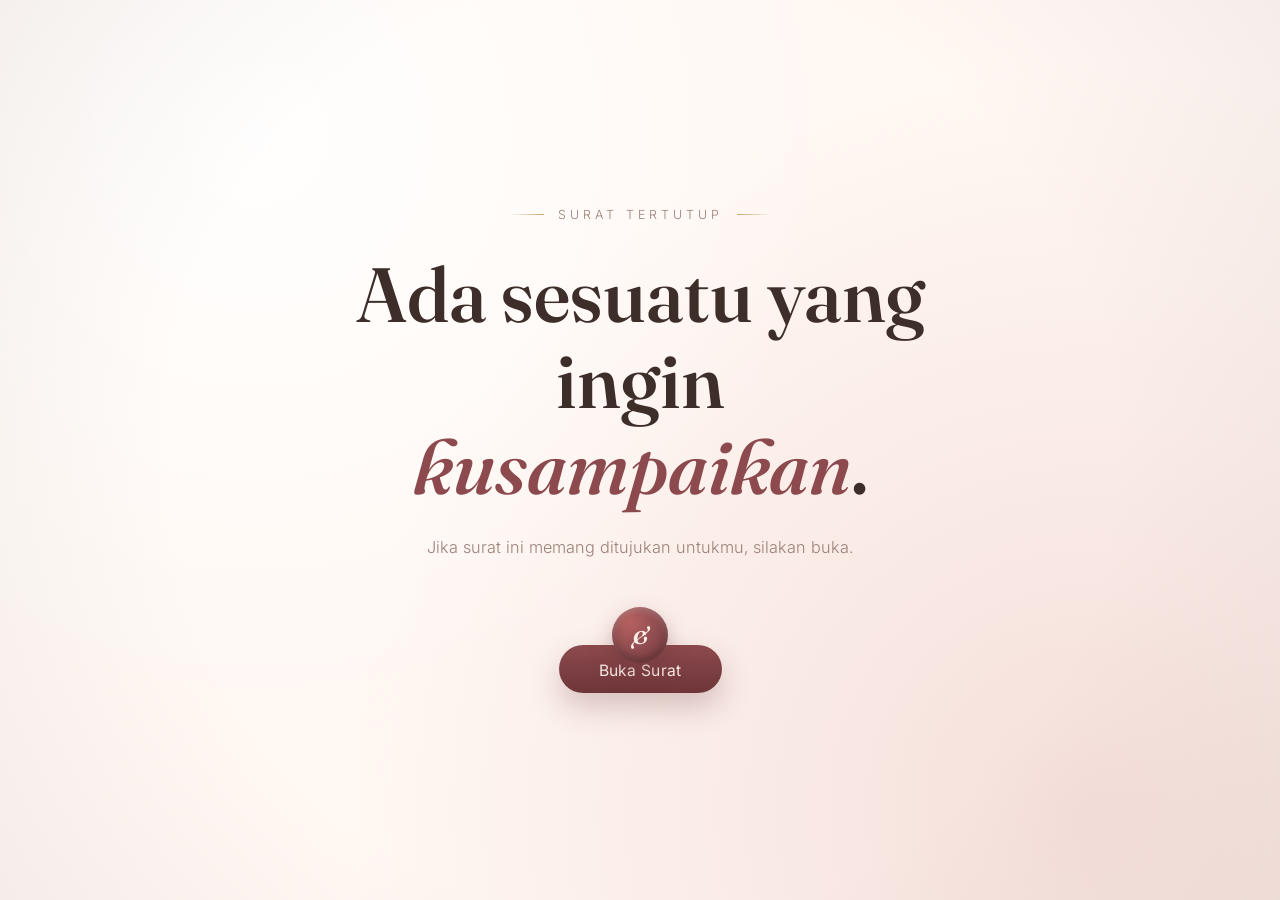
<file: index.html>
<!DOCTYPE html>
<html lang="id">
<head>
    <meta charset="UTF-8">
    <!-- ⬇️ Cek paling awal: kalau Hanami sudah pernah diselesaikan,
         langsung lempar ke archive.html sebelum apapun sempat dirender. -->
    <meta name="viewport" content="width=device-width, initial-scale=1.0">
    <title>Sebuah Surat</title>
    <link rel="preconnect" href="https://fonts.googleapis.com">
    <link href="https://fonts.googleapis.com/css2?family=Fraunces:ital,opsz,wght@0,9..144,300..700;1,9..144,300..700&family=Inter:wght@300;400;500;600&display=swap" rel="stylesheet">
    <link rel="stylesheet" href="assets/css/style.css">
</head>
<body>
    <div class="bg-decoration" aria-hidden="true"></div>
    <main class="hero">
        <div class="intro" id="intro">
            <span class="eyebrow reveal delay-1">Surat Tertutup</span>
            <h1 class="reveal delay-2">
                Ada sesuatu yang<br>
                ingin <em>kusampaikan</em>.
            </h1>
            <p class="reveal delay-3">
                Jika surat ini memang ditujukan untukmu,
                silakan buka.
            </p>
            <button id="openBtn" class="seal-button reveal delay-4">
                <span class="seal" aria-hidden="true">&amp;</span>
                <span class="seal-label">Buka Surat</span>
            </button>
        </div>
        <div class="letter hidden" id="letter">
            <span class="seal seal--card" aria-hidden="true">&amp;</span>
            <div class="letter-top">
                Untuk seseorang yang spesial
            </div>
            <p class="description">
                Sebelum membaca isi surat ini,
                aku ingin memastikan surat ini sampai
                kepada orang yang tepat.
            </p>
            <form id="loginForm">
                <div class="field">
                    <input type="text" id="name" placeholder=" " required>
                    <label for="name">Nama Lengkap</label>
                </div>
                <div class="field">
                    <input type="text" id="birth" placeholder=" " required>
                    <label for="birth">Tanggal Lahir (DD-MM-YY)</label>
                </div>
                <button type="submit" class="seal-button">
                    <span class="seal-label">Buka Suratku</span>
                </button>
            </form>
            <p id="message"></p>
        </div>
    </main>
    <script src="assets/js/script.js"></script>
</body>
</html>
</file>
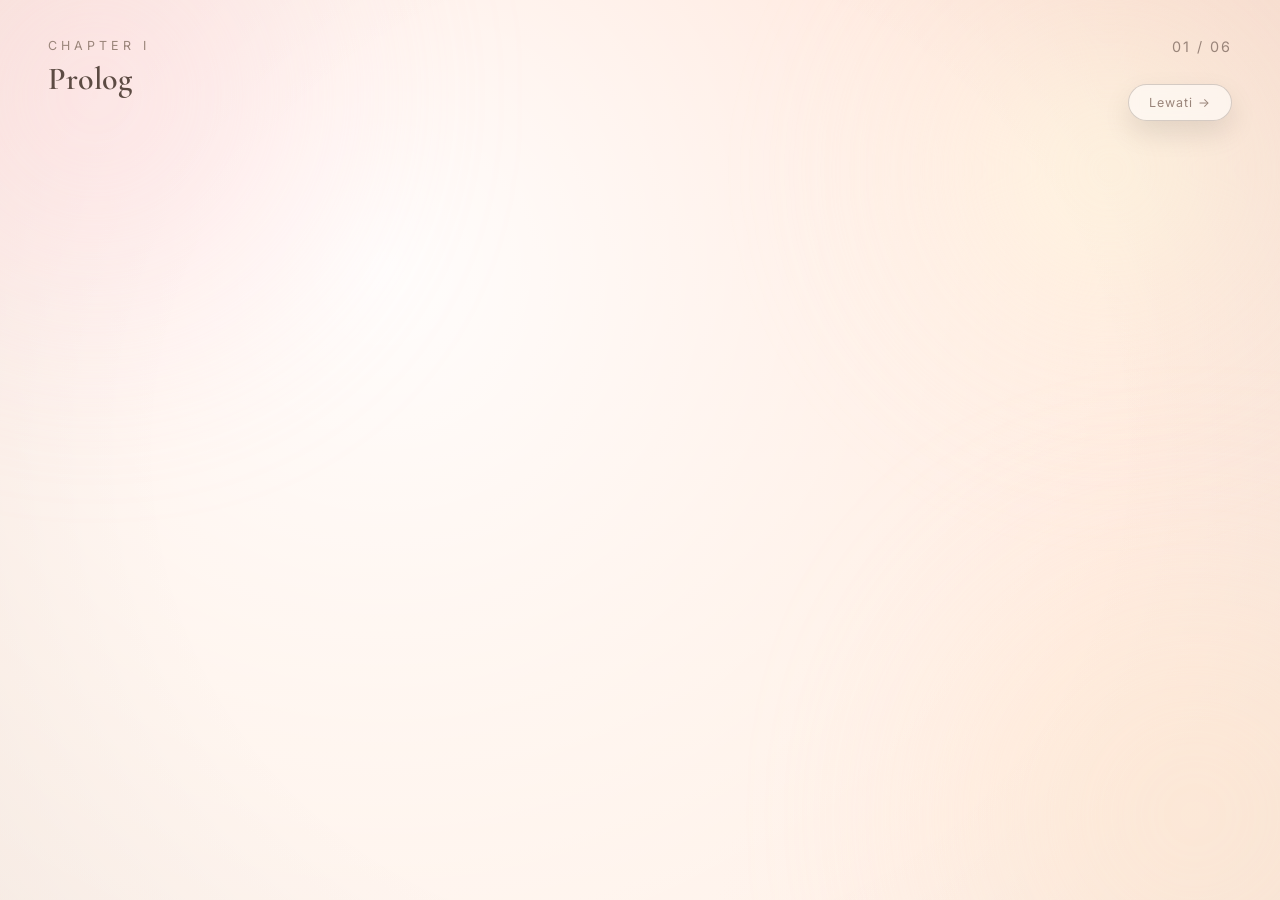
<file: chapters/chapter1.html>
<!DOCTYPE html>
<html lang="id">
<head>
    <meta charset="UTF-8">
    <meta name="viewport" content="width=device-width, initial-scale=1">
    <title>Chapter I - Prolog</title>

    <link rel="preconnect" href="https://fonts.googleapis.com">
    <link rel="preconnect" href="https://fonts.gstatic.com"crossorigin>
    <link href="https://fonts.googleapis.com/css2?family=Cormorant+Garamond:wght@500;600&family=Inter:wght@300;400;500&display=swap" rel="stylesheet">

    <link rel="stylesheet" href="../assets/css/chapter1.css">
</head>
<body>

    <!-- Background -->
    <div class="bg"></div>
    <div class="blob b1"></div>
    <div class="blob b2"></div>
    <div id="petals"></div>

    <!-- Header -->
    <header>
        <div>
            <span>Chapter I</span>
            <small>Prolog</small>
        </div>

        <div>01 / 06</div>
    </header>

    <!-- Main Content -->
    <main>

        <!-- Intro Text -->
        <div id="text"></div>

        <!-- Final Reveal -->
        <section id="final" class="hide">
            <h1>Neng Mawar Yulianti</h1>

            <p>
                Seseorang yang akan menjadi
                tokoh utama dalam cerita ini.
            </p>

            <button
                type="button"
                onclick="location.href='../chapters/chapter2.html'"
            >
                Mari Kita Mulai →
            </button>
        </section>

    </main>

    <script src="../assets/js/chapter1.js"></script>

</body>
</html>
</file>
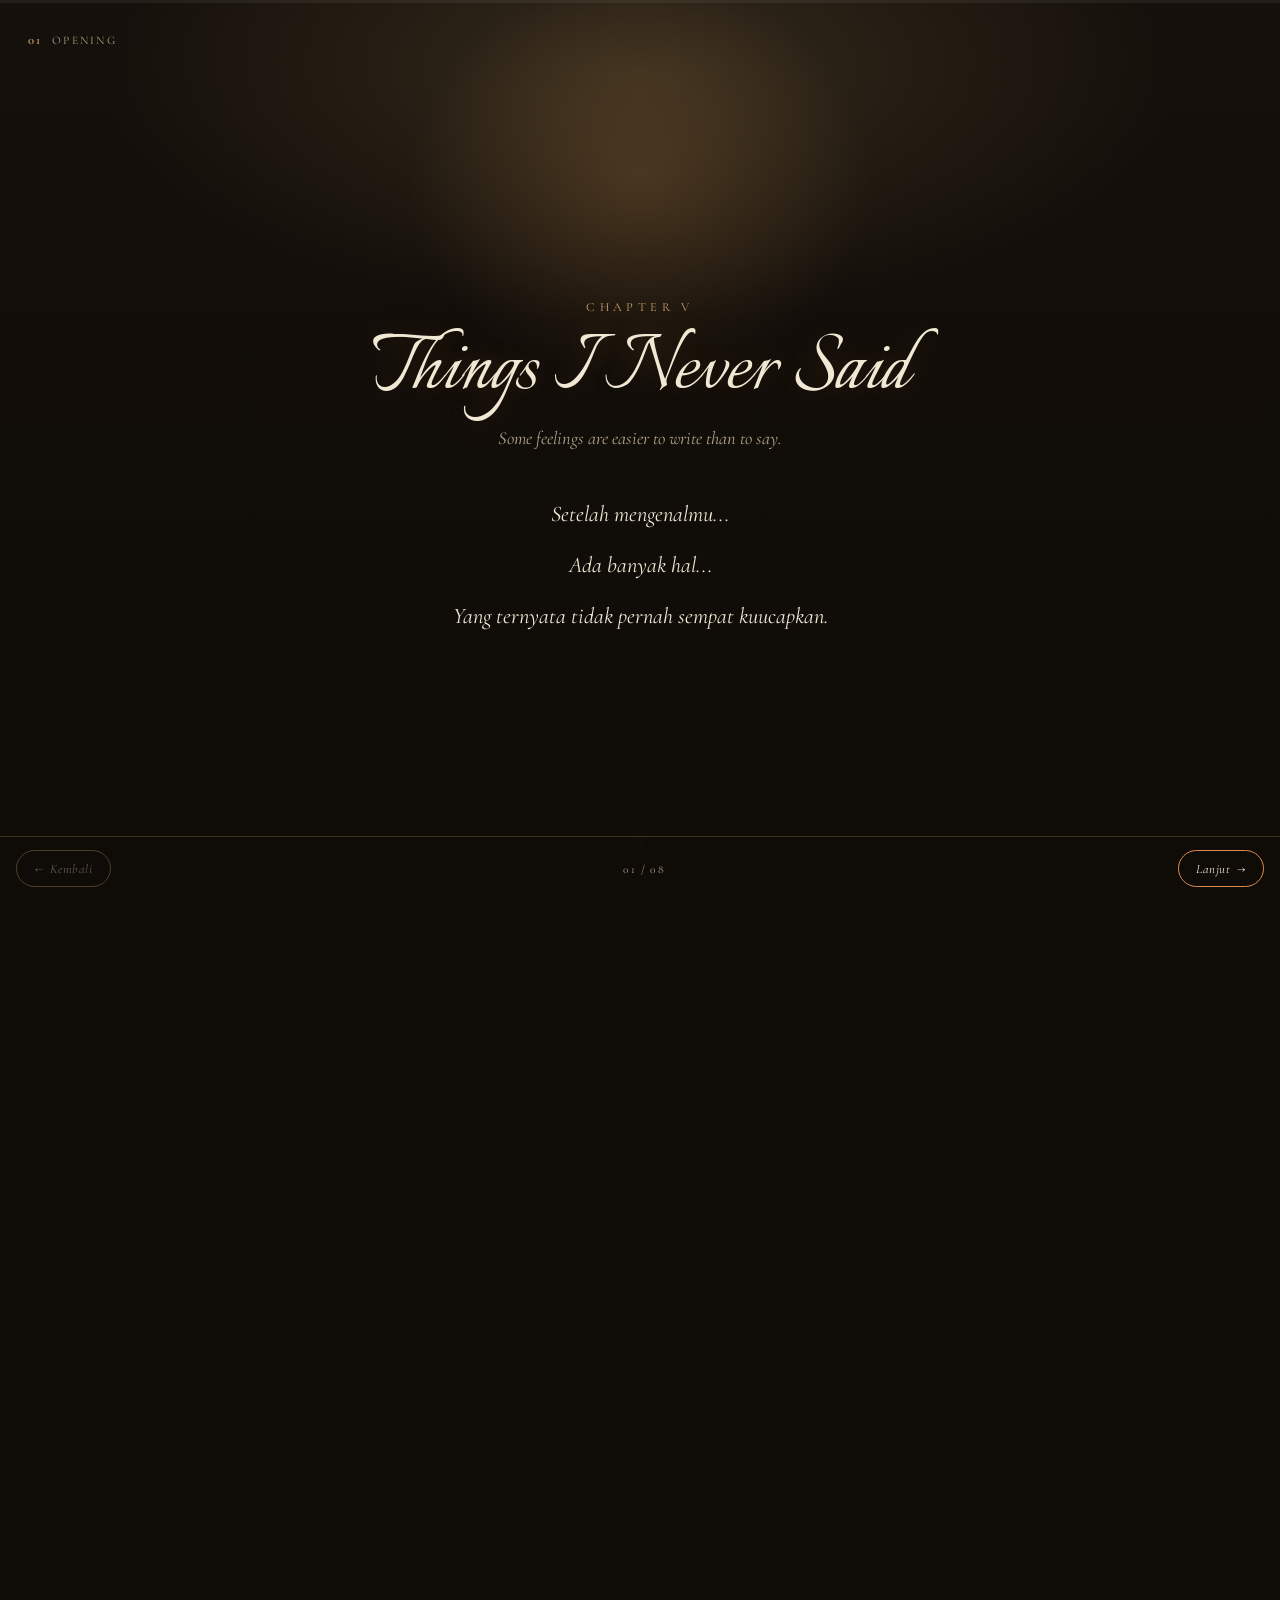
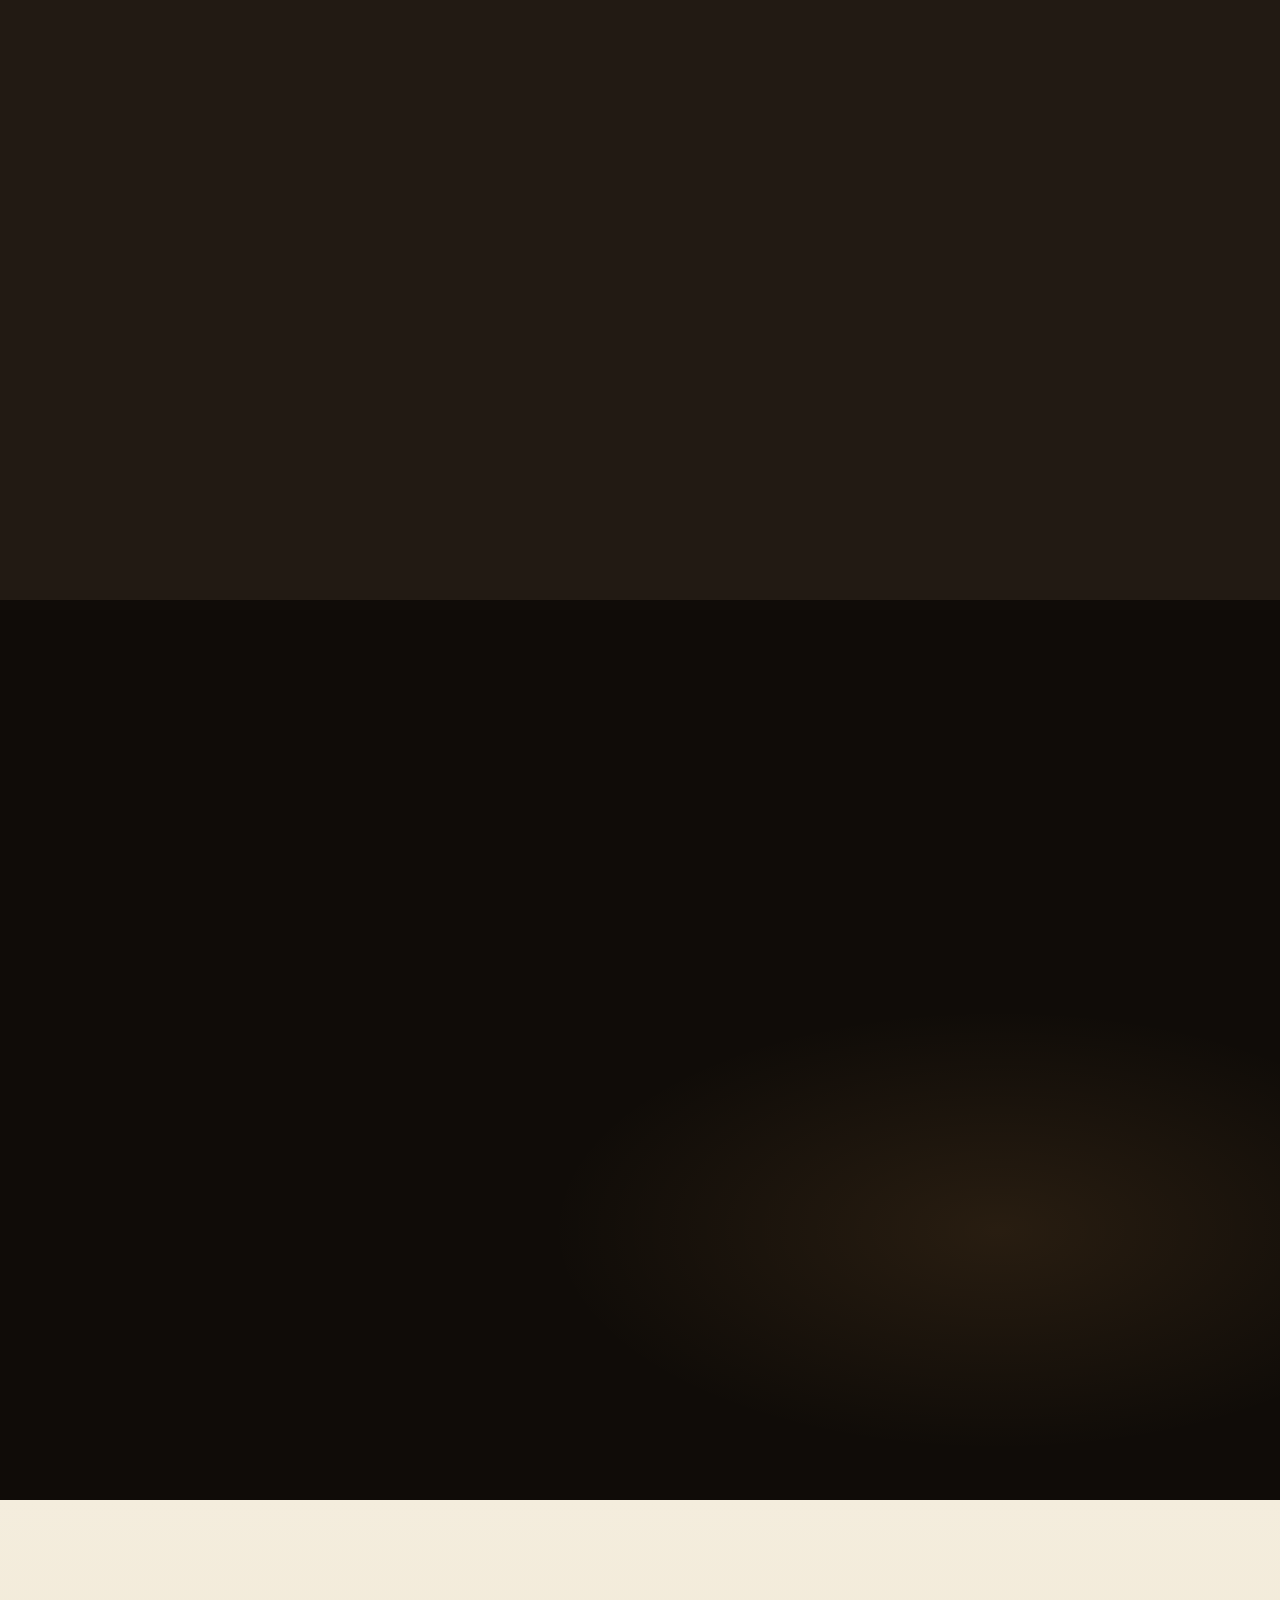
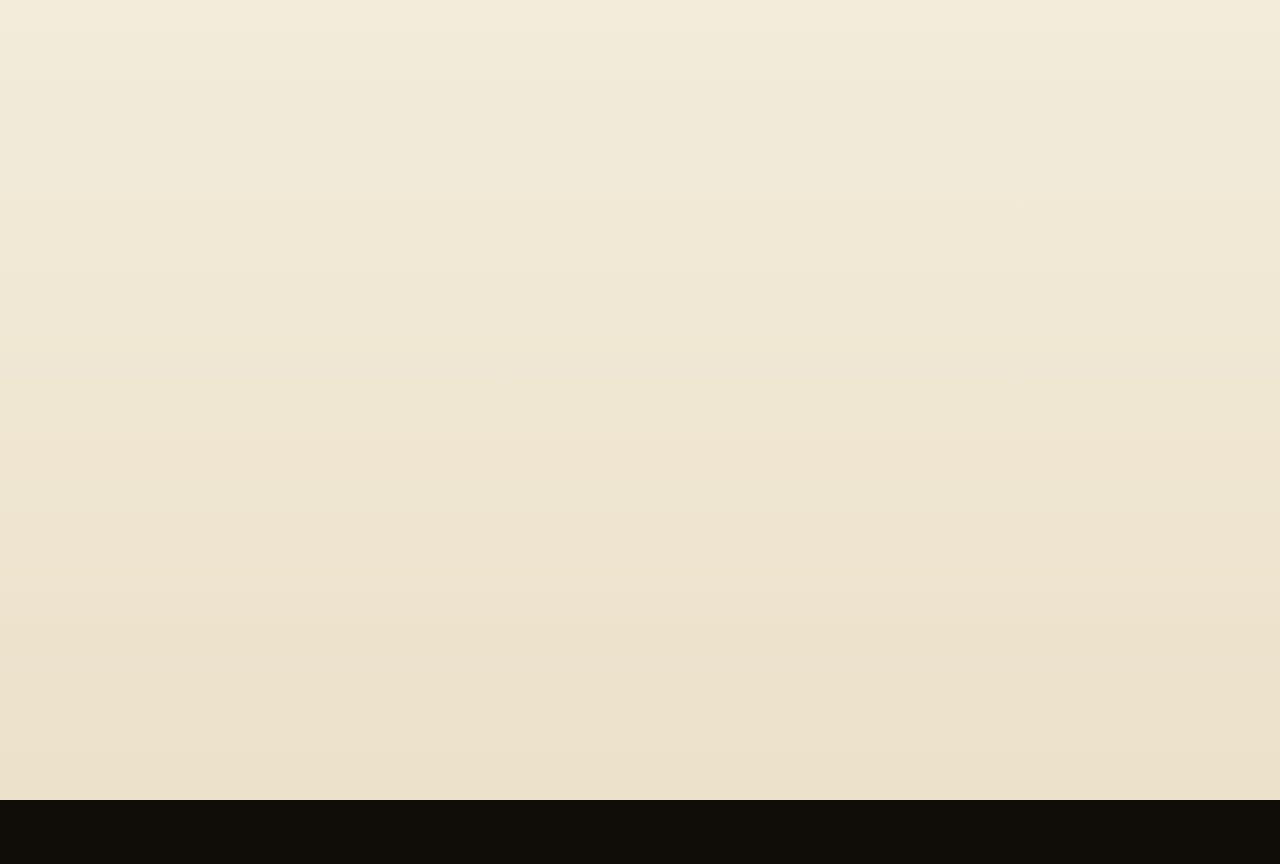
<file: chapters/chapter5.html>
<!DOCTYPE html>
<html lang="id">
<head>
<meta charset="UTF-8">
<meta name="viewport" content="width=device-width, initial-scale=1, viewport-fit=cover">
<title>Chapter V — Things I Never Said</title>
<meta name="description" content="Some feelings are easier to write than to say.">

<!-- Hanya 2 keluarga font, weight terbatas, supaya ringan di HP low-end -->
<link rel="preconnect" href="https://fonts.googleapis.com">
<link rel="preconnect" href="https://fonts.gstatic.com" crossorigin>
<link href="https://fonts.googleapis.com/css2?family=Italianno&family=Cormorant+Garamond:ital,wght@0,400;0,500;0,600;1,400;1,600&display=swap" rel="stylesheet">

<link rel="stylesheet" href="../assets/css/chapter5.css">
</head>
<body>

  <!-- progress bar tipis di atas, nunjukin posisi baca -->
  <div class="progress-track" aria-hidden="true">
    <div class="progress-fill" id="progressFill"></div>
  </div>

  <main id="top">

    <!-- ============ SCENE 01 — OPENING ============ -->
    <section class="scene scene--opening" id="scene-01" data-scene="01">
      <div class="petals" aria-hidden="true">
        <span class="petal"></span><span class="petal"></span><span class="petal"></span>
        <span class="petal"></span><span class="petal"></span><span class="petal"></span>
      </div>

      <div class="lamp-glow" aria-hidden="true"></div>

      <div class="scene-eyebrow reveal" data-delay="0">
        <span class="eyebrow-num">01</span><span class="eyebrow-label">Opening</span>
      </div>

      <div class="opening-hero">
        <p class="chapter-tag reveal" data-delay="1">Chapter V</p>
        <h1 class="hero-title reveal" data-delay="2">Things I Never Said</h1>
        <p class="hero-sub reveal" data-delay="3">Some feelings are easier to write than to say.</p>
      </div>

      <div class="line-stack opening-lines">
        <p class="reveal-line">Setelah mengenalmu...</p>
        <p class="reveal-line">Ada banyak hal...</p>
        <p class="reveal-line">Yang ternyata tidak pernah sempat kuucapkan.</p>
      </div>

      <button class="scroll-cue" id="scrollCue" aria-label="Scroll untuk melanjutkan">
        <span class="scroll-cue__arrow">⌄</span>
        <span class="scroll-cue__text">Scroll untuk melanjutkan</span>
      </button>
    </section>

    <!-- ============ SCENE 02 — EMPTY LETTERS ============ -->
    <section class="scene scene--letters" id="scene-02" data-scene="02">
      <div class="scene-eyebrow reveal">
        <span class="eyebrow-num">02</span><span class="eyebrow-label">Empty Letters</span>
      </div>

      <div class="line-stack">
        <p class="reveal-line">Ada beberapa kata...</p>
        <p class="reveal-line">Yang lebih mudah ditulis...</p>
        <p class="reveal-line">Daripada diucapkan.</p>
      </div>

      <div class="envelope-field reveal" data-delay="2">
        <span class="env env--a" aria-hidden="true"></span>
        <span class="env env--b" aria-hidden="true"></span>
        <span class="env env--c" aria-hidden="true"></span>
        <span class="env env--d" aria-hidden="true"></span>
        <span class="env env--e" aria-hidden="true"></span>

        <button class="envelope-main" id="envelopeMain" aria-expanded="false" aria-label="Buka Letter I">
          <span class="envelope-main__flap"></span>
          <span class="envelope-main__body">
            <span class="envelope-main__label">Letter I</span>
          </span>
          <span class="envelope-main__paper" aria-hidden="true"></span>
        </button>
      </div>

      <p class="hint-text">Ketuk amplop untuk membukanya</p>
    </section>

    <!-- ============ SCENE 03 — LETTER I ============ -->
    <section class="scene scene--letter" id="scene-03" data-scene="03">
      <div class="scene-eyebrow reveal">
        <span class="eyebrow-num">03</span><span class="eyebrow-label">Letter I</span>
      </div>

      <div class="letter-grid">
        <div class="paper-card reveal" data-delay="1">
          <p class="paper-line">Terima kasih.</p>
          <p class="paper-line">Karena tanpa sadar...</p>
          <p class="paper-line">Kamu membuat hari-hariku<br>menjadi lebih berwarna.</p>
        </div>

        <div class="polaroid polaroid--sunset reveal" data-delay="3" aria-hidden="true">
          <div class="polaroid__photo"></div>
        </div>
      </div>
    </section>

    <!-- ============ SCENE 04 — LETTER II ============ -->
    <section class="scene scene--letter" id="scene-04" data-scene="04">
      <div class="scene-eyebrow reveal">
        <span class="eyebrow-num">04</span><span class="eyebrow-label">Letter II</span>
      </div>

      <div class="letter-grid letter-grid--reverse">
        <div class="paper-card reveal" data-delay="1">
          <p class="paper-line">Aku selalu senang...</p>
          <p class="paper-line">Kamu mendengar cerita-ceritaku.</p>
          <p class="paper-line">Bahkan ketika menurutku...</p>
          <p class="paper-line">Cerita itu tidak penting.</p>
        </div>

        <div class="phone-mock reveal" data-delay="3" aria-hidden="true">
          <div class="phone-mock__notch"></div>
          <div class="phone-mock__header">
            <span class="phone-mock__avatar"></span>
            <span class="phone-mock__name">Amaww Seraphine ✦</span>
          </div>
          <div class="phone-mock__thread">
            <span class="bubble bubble--in">KA ELL</span>
            <span class="bubble bubble--out">Amaw aku mau cerita</span>
            <span class="bubble bubble--in">Cerita apa KA</span>
            <span class="bubble bubble--in">Boleh aku dengerin</span>
            <span class="bubble bubble--out">Jadi gini...</span>
            <span class="bubble bubble--in">Gitu ya, gini KA....</span>
          </div>
        </div>
      </div>
    </section>

    <!-- ============ SCENE 05 — LETTER III ============ -->
    <section class="scene scene--letter" id="scene-05" data-scene="05">
      <div class="scene-eyebrow reveal">
        <span class="eyebrow-num">05</span><span class="eyebrow-label">Letter III</span>
      </div>

      <div class="letter-grid">
        <div class="paper-card reveal" data-delay="1">
          <p class="paper-line">Aku suka caramu tertawa.</p>
          <p class="paper-line">Aku suka caramu mendengar cerita.</p>
          <p class="paper-line">Aku suka ketika kamu excited<br>terhadap sesuatu.</p>
          <p class="paper-line">Dan aku bahkan suka ketika kamu bilang...</p>
          <p class="paper-quote">"Kaka Mah Nyebelin"</p>
        </div>

        <div class="photo-stack reveal" data-delay="3" aria-hidden="true">
          <div class="photo-stack__item photo-stack__item--1"></div>
          <div class="photo-stack__item photo-stack__item--2"></div>
          <div class="photo-stack__item photo-stack__item--3">
            <span class="photo-stack__caption">I don't know yet.</span>
          </div>
        </div>
      </div>
    </section>

    <!-- ============ SCENE 06 — THINGS I ADMIRE ============ -->
    <section class="scene scene--admire" id="scene-06" data-scene="06">
      <div class="scene-eyebrow reveal">
        <span class="eyebrow-num">06</span><span class="eyebrow-label">Things I Admire</span>
      </div>

      <div class="admire-grid">
        <div class="admire-card reveal" data-delay="0">
          <span class="admire-card__icon">🌸</span>
          <span class="admire-card__label">kindness</span>
        </div>
        <div class="admire-card reveal" data-delay="1">
          <span class="admire-card__icon">🎨</span>
          <span class="admire-card__label">creativity</span>
        </div>
        <div class="admire-card reveal" data-delay="2">
          <span class="admire-card__icon">🎵</span>
          <span class="admire-card__label">taste in music</span>
        </div>
        <div class="admire-card reveal" data-delay="3">
          <span class="admire-card__icon">🌇</span>
          <span class="admire-card__label">cara menikmati senja</span>
        </div>
        <div class="admire-card reveal" data-delay="4">
          <span class="admire-card__icon">💐</span>
          <span class="admire-card__label">cara menyukai bunga</span>
        </div>
        <div class="admire-card reveal" data-delay="5">
          <span class="admire-card__icon">🐈</span>
          <span class="admire-card__label">cara menyayangi kucing</span>
        </div>
      </div>

      <p class="admire-caption reveal" data-delay="6">Setiap hal tentangmu selalu menginspirasi.</p>
    </section>

    <!-- ============ SCENE 07 — CONFESSION ============ -->
    <section class="scene scene--confession" id="scene-07" data-scene="07">
      <div class="candle" aria-hidden="true">
        <span class="candle__flame"></span>
        <span class="candle__body"></span>
      </div>

      <div class="scene-eyebrow reveal">
        <span class="eyebrow-num">07</span><span class="eyebrow-label">Confession</span>
      </div>

      <div class="line-stack confession-lines">
        <p class="reveal-line">Jujur...</p>
        <p class="reveal-line">Aku tidak pernah menyangka...</p>
        <p class="reveal-line">Bahwa seseorang...</p>
        <p class="reveal-line">Bisa menetap di pikiranku...</p>
        <p class="reveal-line reveal-line--accent">Hanya karena hal-hal kecil.</p>
      </div>
    </section>

    <!-- ============ SCENE 08 — CLOSING ============ -->
    <section class="scene scene--closing" id="scene-08" data-scene="08">
      <div class="scene-eyebrow scene-eyebrow--dark reveal">
        <span class="eyebrow-num">08</span><span class="eyebrow-label">Closing</span>
      </div>

      <div class="line-stack closing-lines">
        <p class="reveal-line">Dan mungkin...</p>
        <p class="reveal-line">Tidak semua perasaan harus memiliki jawaban.</p>
        <p class="reveal-line">Kadang...</p>
        <p class="reveal-line">Menyimpannya sebagai kenangan...</p>
        <p class="reveal-line">Sudah lebih dari cukup, kan?.</p>
      </div>

      <div class="closing-cta reveal" data-delay="6">
        <p class="closing-cta__note">Chapter V selesai 💌</p>
        <!--
          Ganti href="#chapter-vi" di bawah dengan URL halaman Chapter VI kamu,
          atau biarkan, lalu sambungkan lewat goToChapterVI() di script.js
        -->
<a href="chapter6.html" class="continue-btn" id="continueBtn">
  <span>Continue to Chapter VI</span>
  <span class="continue-btn__arrow">→</span>
</a>
      </div>
    </section>

  </main>

  <!-- bottom navigation: Prev / progress / Next -->
  <nav class="nav-bar" id="navBar" aria-label="Navigasi cerita">
    <button type="button" class="nav-btn nav-btn--prev" id="prevBtn" aria-label="Sebelumnya">
      <span aria-hidden="true">←</span> Kembali
    </button>
    <span class="nav-progress" id="navProgress" aria-live="polite">01 / 08</span>
    <button type="button" class="nav-btn nav-btn--next" id="nextBtn" aria-label="Lanjut">
      Lanjut <span aria-hidden="true">→</span>
    </button>
  </nav>

  <script src="../assets/js/chapter5.js"></script>

  <div class="toast" id="toast" role="status" aria-live="polite"></div>

  <script src="../assets/js/chapter5.js"></script>
</body>
</html>
</file>
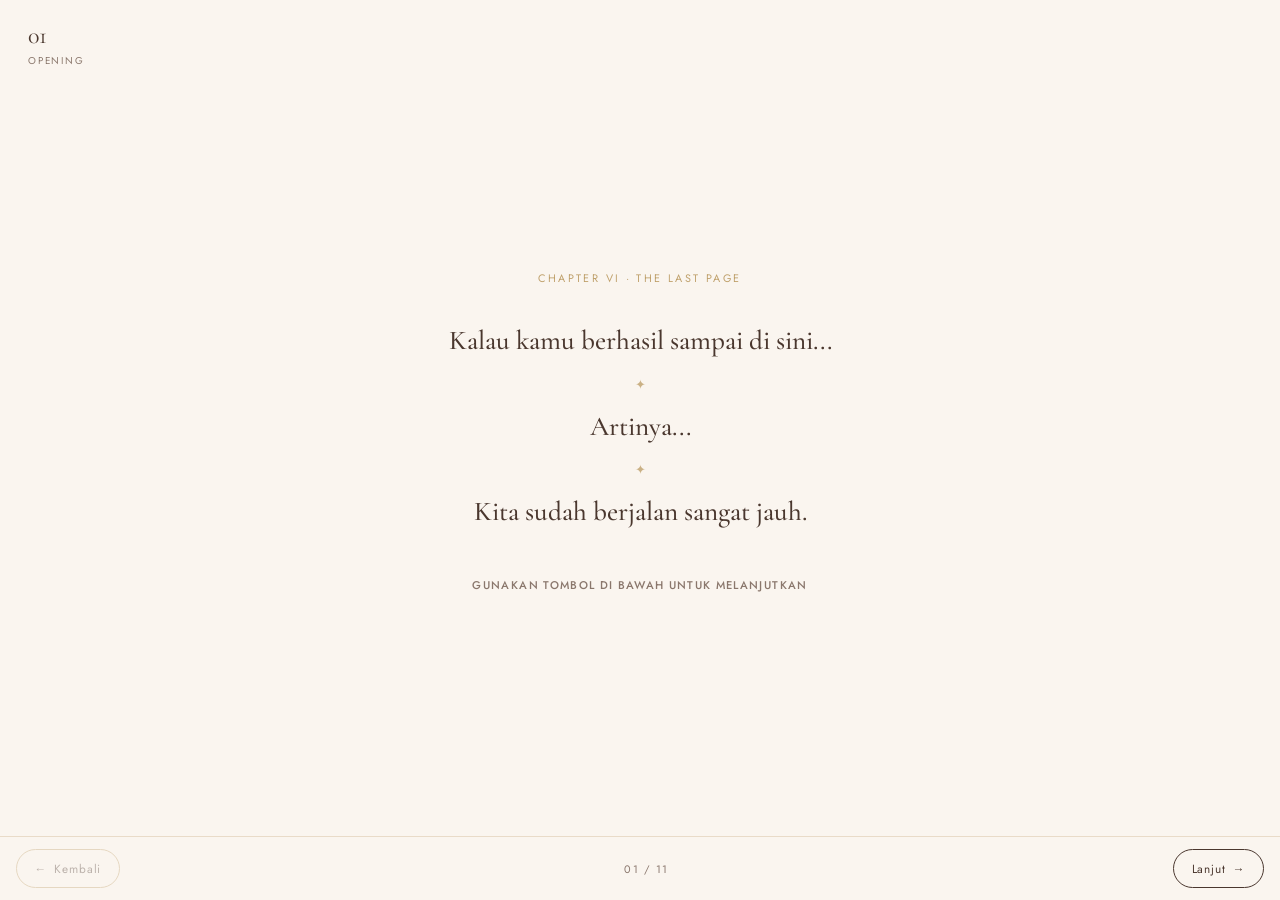
<file: chapters/chapter6.html>
<!DOCTYPE html>
<html lang="id">
<head>
<meta charset="UTF-8">
<meta name="viewport" content="width=device-width, initial-scale=1.0, viewport-fit=cover">
<title>Hanami — For Mawar</title>
<meta name="description" content="Chapter VI · The Last Page — Every story deserves a beautiful ending.">

<link rel="preconnect" href="https://fonts.googleapis.com">
<link rel="preconnect" href="https://fonts.gstatic.com" crossorigin>
<link href="https://fonts.googleapis.com/css2?family=Cormorant+Garamond:ital,wght@0,400;0,500;0,600;1,500&family=EB+Garamond:ital,wght@0,400;1,400&family=Jost:wght@400;500&display=swap" rel="stylesheet">

<link rel="stylesheet" href="../assets/css/chapter6.css">
</head>
<body>

<!-- shared ambient sakura petals, fixed across whole page -->
<div class="petals-global" aria-hidden="true"></div>

<main class="slides" id="slides">

  <!-- 01 — OPENING -->
  <section class="scene bg-cream" id="scene-01" data-scene="1">
    <div class="scene-kicker">
      <span class="num">01</span>
      <span class="label">Opening</span>
    </div>
    <div class="scene-inner">
      <p class="chapter-tag">Chapter VI · The Last Page</p>
      <p class="line">Kalau kamu berhasil sampai di sini...</p>
      <span class="glyph" aria-hidden="true">✦</span>
      <p class="line">Artinya...</p>
      <span class="glyph" aria-hidden="true">✦</span>
      <p class="line">Kita sudah berjalan sangat jauh.</p>
      <p class="hint line">Gunakan tombol di bawah untuk melanjutkan</p>
    </div>
  </section>

  <!-- 02 — THE BOOK -->
  <section class="scene bg-light" id="scene-02" data-scene="2">
    <div class="scene-kicker">
      <span class="num">02</span>
      <span class="label">The Book</span>
    </div>
    <div class="scene-inner">
      <div class="book">
        <span class="book-corner book-corner--tl" aria-hidden="true">✿</span>
        <span class="title">Seraphine</span>
        <span class="for">For Mawar.</span>
        <span class="book-corner book-corner--br" aria-hidden="true">✿</span>
      </div>
    </div>
  </section>

  <!-- 03 — MEMORIES -->
  <section class="scene bg-cream" id="scene-03" data-scene="3">
    <div class="scene-kicker">
      <span class="num">03</span>
      <span class="label">Memories</span>
    </div>
    <div class="scene-inner scene-inner--wide">
      <div class="chapters">
        <div class="chapter-card">
          <span class="roman">I</span>
          <span class="chapter-title">The Beginning</span>
        </div>
        <div class="chapter-card">
          <span class="roman">II</span>
          <span class="chapter-title">Pieces of You</span>
        </div>
        <div class="chapter-card">
          <span class="roman">III</span>
          <span class="chapter-title">Little Moments</span>
        </div>
        <div class="chapter-card">
          <span class="roman">IV</span>
          <span class="chapter-title">The Little Museum</span>
        </div>
        <div class="chapter-card">
          <span class="roman">V</span>
          <span class="chapter-title">Things I Never Said</span>
        </div>
      </div>
      <p class="caption">Terima kasih untuk setiap halaman yang kita lewati bersama.</p>
    </div>
  </section>

  <!-- 04 — REFLECTION -->
  <section class="scene bg-light" id="scene-04" data-scene="4">
    <div class="scene-kicker">
      <span class="num">04</span>
      <span class="label">Reflection</span>
    </div>
    <div class="scene-inner scene-inner--wide">
      <div class="open-book">
        <div class="page page--left" aria-hidden="true">
          <span class="pen">🖋️</span>
          <span class="page-flower">✿</span>
        </div>
        <div class="page page--right">
          <p class="line">Awalnya...</p>
          <span class="glyph" aria-hidden="true">✦</span>
          <p class="line">Aku hanya ingin membuat sesuatu yang sederhana.</p>
          <span class="glyph" aria-hidden="true">✦</span>
          <p class="line">Tapi ternyata...</p>
          <span class="glyph" aria-hidden="true">✦</span>
          <p class="line">Cerita ini tumbuh...</p>
          <span class="glyph" aria-hidden="true">✦</span>
          <p class="line">Bersama semua kenangan yang ada.</p>
        </div>
      </div>
    </div>
  </section>

  <!-- 05 — THANK YOU -->
  <section class="scene bg-blush" id="scene-05" data-scene="5">
    <div class="scene-kicker">
      <span class="num">05</span>
      <span class="label">Thank You</span>
    </div>
    <div class="scene-inner">
      <p class="line">Terima kasih...</p>
      <span class="glyph" aria-hidden="true">✦</span>
      <p class="line">Sudah membaca sampai sejauh ini.</p>
      <span class="glyph" aria-hidden="true">✦</span>
      <p class="line">Terima kasih...</p>
      <span class="glyph" aria-hidden="true">✦</span>
      <p class="line">Sudah menjadi bagian dari cerita ini.</p>
    </div>
  </section>

  <!-- 06 — THE LITTLE THINGS -->
  <section class="scene bg-cream" id="scene-06" data-scene="6">
    <div class="scene-kicker">
      <span class="num">06</span>
      <span class="label">The Little Things</span>
    </div>
    <div class="scene-inner scene-inner--wide">
      <div class="polaroids">
        <div class="polaroid">
          <span class="emoji">🎵</span>
          <span class="caption-small">Ini Abadi</span>
        </div>
        <div class="polaroid">
          <span class="emoji">🐈</span>
          <span class="caption-small">Kucing</span>
        </div>
        <div class="polaroid">
          <span class="emoji">🥛</span>
          <span class="caption-small">Banana Milk</span>
        </div>
        <div class="polaroid">
          <span class="emoji">🍰</span>
          <span class="caption-small">Tiramisu</span>
        </div>
        <div class="polaroid">
          <span class="emoji">🌸</span>
          <span class="caption-small">Bunga</span>
        </div>
        <div class="polaroid">
          <span class="emoji">🌇</span>
          <span class="caption-small">Senja</span>
        </div>
        <div class="polaroid">
          <span class="emoji">🎨</span>
          <span class="caption-small">Melukis</span>
        </div>
        <div class="polaroid polaroid--note">
          <span class="note-text">"I don't<br>know yet."</span>
        </div>
      </div>
      <p class="caption">Semua hal kecil ini, menjadi bagian besar dari cerita ini.</p>
    </div>
  </section>

  <!-- 07 — THE ANSWER -->
  <section class="scene bg-grove" id="scene-07" data-scene="7">
    <div class="scene-kicker">
      <span class="num">07</span>
      <span class="label">The Answer</span>
    </div>
    <div class="scene-inner scene-inner--left">
      <p class="line">Kemarin...</p>
      <p class="line">Kamu pernah bilang...</p>
      <p class="line line--quote">"I don't know yet."</p>
      <p class="line">Dan aku berharap...</p>
      <p class="line">Suatu hari nanti...</p>
      <p class="line">Kamu menemukan jawabannya.</p>
      <p class="line">Apa pun itu.</p>
      <p class="line">Semoga jawaban itu membuatmu bahagia.</p>
    </div>
  </section>

  <!-- 08 — FINAL LETTER -->
  <section class="scene bg-light" id="scene-08" data-scene="8">
    <div class="scene-kicker">
      <span class="num">08</span>
      <span class="label">Final Letter</span>
    </div>
    <div class="scene-inner scene-inner--wide">
      <div class="letter">
        <span class="tape" aria-hidden="true"></span>
        <p class="letter-line">Aku ga tau... Apakah suatu hari nanti kita masih sering berbicara. Atau mungkin hidup membawa kita ke jalan yang berbeda.</p>
        <p class="letter-line">Tapi aku percaya... Ada beberapa orang yang akan selalu kita ingat. Bukan karena mereka selalu ada. Tapi karena mereka pernah membuat suatu bagian kecil dalam hidup terasa hangat.</p>
        <p class="letter-line">Kalau suatu hari nanti kamu membuka website ini lagi... Semoga saat itu... Kamu sedang baik-baik saja ya.</p>
        <p class="letter-line">Dan kalau ternyata hidup sedang berat... Semoga kamu ingat... Bahwa dulu pernah ada seseorang... Yang benar-benar berharap kamu bahagia, yaitu aku.</p>
      </div>
    </div>
  </section>

  <!-- 09 — CLOSING THE BOOK -->
  <section class="scene bg-cream" id="scene-09" data-scene="9">
    <div class="scene-kicker">
      <span class="num">09</span>
      <span class="label">Closing The Book</span>
    </div>
    <div class="scene-inner">
      <div class="book book--closing">
        <span class="book-corner book-corner--tl" aria-hidden="true">✿</span>
        <span class="title">Seraphine</span>
        <span class="for">For Mawar.</span>
        <span class="year">2026</span>
        <span class="book-corner book-corner--br" aria-hidden="true">✿</span>
      </div>
    </div>
  </section>

  <!-- 10 — THE LAST FLOWER -->
  <section class="scene bg-hush" id="scene-10" data-scene="10">
    <div class="scene-kicker">
      <span class="num">10</span>
      <span class="label">The Last Flower</span>
    </div>
    <div class="scene-inner">
      <div class="single-petal" aria-hidden="true"></div>
      <p class="line">Every ending...</p>
      <span class="glyph" aria-hidden="true">✦</span>
      <p class="line line--italic">becomes someone's memory.</p>
      <span class="glyph" aria-hidden="true">✦</span>
      <p class="line">Thank you.</p>
      <span class="glyph" aria-hidden="true">✦</span>
      <p class="line">Mawar.</p>
    </div>
  </section>

  <!-- 11 — FADE TO WHITE -->
  <section class="scene bg-white" id="scene-11" data-scene="11">
    <div class="scene-kicker">
      <span class="num">11</span>
      <span class="label">Fade to White</span>
    </div>
    <div class="scene-inner">
      <p class="line line--end">End of Story.</p>
      <span class="glyph" aria-hidden="true">✦</span>
      <button class="btn-epilogue" id="epilogueBtn" data-href="../end/epilogue.html">
        Lanjut ke Epilogue →
      </button>
    </div>
  </section>

</main>

<!-- bottom navigation: Prev / progress / Next -->
<nav class="nav-bar" id="navBar" aria-label="Navigasi cerita">
  <button type="button" class="nav-btn nav-btn--prev" id="prevBtn" aria-label="Sebelumnya">
    <span aria-hidden="true">←</span> Kembali
  </button>
  <span class="nav-progress" id="navProgress" aria-live="polite">01 / 11</span>
  <button type="button" class="nav-btn nav-btn--next" id="nextBtn" aria-label="Lanjut">
    Lanjut <span aria-hidden="true">→</span>
  </button>
</nav>

<script src="../assets/js/chapter6.js"></script>
</body>
</html>
</file>
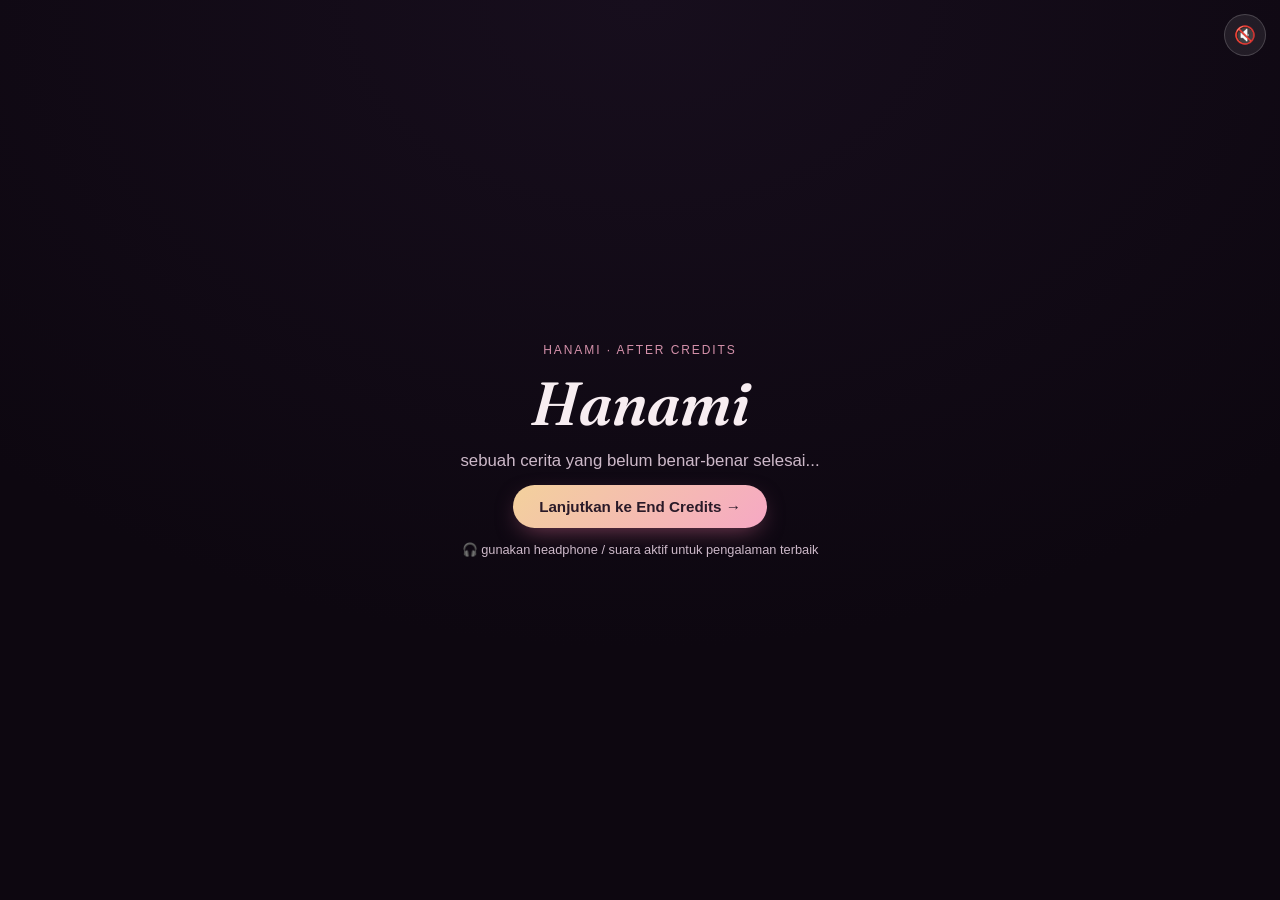
<file: end/aftercredits.html>
<!DOCTYPE html>
<html lang="id">
<head>
<meta charset="UTF-8">
<meta name="viewport" content="width=device-width, initial-scale=1, viewport-fit=cover">
<meta name="theme-color" content="#0d0710">
<meta name="description" content="Hanami — After Credits. Hadiah ulang tahun interaktif.">
<title>Hanami — After Credits 🌸</title>

<!-- Hanya 2 keluarga font, dibatasi ke weight yang dipakai saja supaya tetap ringan -->
<link rel="preconnect" href="https://fonts.googleapis.com">
<link rel="preconnect" href="https://fonts.gstatic.com" crossorigin>
<link href="https://fonts.googleapis.com/css2?family=Fraunces:ital,wght@0,500;0,600;1,500&family=Caveat:wght@500;600&display=swap" rel="stylesheet">

<link rel="stylesheet" href="../assets/css/aftercredits.css">
</head>
<body>

<noscript>
  <div class="noscript-block">Halaman ini butuh JavaScript untuk berjalan. Aktifkan JavaScript di browser kamu, ya. 🌸</div>
</noscript>

<!-- Confetti canvas dipakai ulang oleh semua scene, jadi cukup 1 elemen -->
<canvas id="confetti-canvas" aria-hidden="true"></canvas>

<!-- Tombol kontrol suara, mengambang di semua scene -->
<button id="sound-toggle" class="floating-btn" type="button" aria-pressed="false" aria-label="Aktifkan suara">
  <span class="icon-off">🔇</span><span class="icon-on">🔊</span>
</button>

<div id="app">

  <!-- ============ START ============ -->
  <section id="scene-start" class="scene is-active" data-scene="start">
    <div class="petals" data-count="10"></div>
    <div class="scene-inner center-col">
      <p class="eyebrow">hanami · after credits</p>
      <h1 class="title-script">Hanami</h1>
      <p class="subtitle">sebuah cerita yang belum benar-benar selesai...</p>
      <button id="btn-enter" class="btn btn-primary" type="button">Lanjutkan ke End Credits →</button>
      <p class="tiny-note">🎧 gunakan headphone / suara aktif untuk pengalaman terbaik</p>
    </div>
  </section>

  <!-- ============ OPENING ============ -->
  <section id="scene-opening" class="scene" data-scene="opening">
    <div class="scene-inner center-col">
      <div class="loader-block">
        <p id="opening-line" class="line-fade"></p>
        <div id="opening-bar" class="progress-bar" hidden>
          <div class="progress-bar__fill" id="opening-bar-fill"></div>
        </div>
      </div>
    </div>
  </section>

  <!-- ============ SCENE 1 — THE TRUTH ============ -->
  <section id="scene-truth" class="scene" data-scene="truth">
    <div class="scene-inner center-col">
      <p id="truth-line" class="line-fade truth-text"></p>
    </div>
  </section>

  <!-- ============ SCENE 2 — THE DOOR ============ -->
  <section id="scene-door" class="scene" data-scene="door">
    <div class="scene-inner center-col">
      <div class="door-frame" id="door-frame">
        <div class="door-glow"></div>
        <div class="door" id="door-el">
          <div class="door-panel"></div>
          <div class="door-handle"></div>
        </div>
      </div>
      <p class="hint-text" id="door-hint">Open it.</p>
    </div>
  </section>

  <!-- ============ SCENE 3 — BIRTHDAY SURPRISE ============ -->
  <section id="scene-surprise" class="scene" data-scene="surprise">
    <div class="petals" data-count="14"></div>
    <div class="lights-row" aria-hidden="true"></div>
    <div class="scene-inner center-col">
      <h2 class="title-script" id="surprise-title">Happy Birthday, <span class="accent">Mawar</span> 🌸</h2>
      <p id="surprise-line-1" class="reveal-line">Selamat datang.</p>
      <p id="surprise-line-2" class="reveal-line">Masih ada beberapa hal yang ingin kulakukan bersamamu hari ini.</p>
      <button id="btn-to-room" class="btn btn-primary reveal-line" type="button" hidden>Lanjutkan</button>
    </div>
  </section>

  <!-- ============ SCENE 4 — QUEST ROOM (HUB) ============ -->
  <section id="scene-room" class="scene" data-scene="room">
    <div class="petals" data-count="8"></div>

    <aside class="quest-log" id="quest-log">
      <button class="quest-log__toggle" id="quest-log-toggle" type="button" aria-expanded="false" aria-controls="quest-log-panel" aria-label="Lihat progress Birthday Quest">
        <span class="quest-log__toggle-icon">🌸</span>
        <span class="quest-log__toggle-count" id="quest-log-toggle-count">0/7</span>
      </button>
      <div class="quest-log__panel" id="quest-log-panel">
        <p class="quest-log__title">🌸 Birthday Quest</p>
        <ul class="quest-log__list">
          <li data-quest="balon"><span class="box"></span><span class="label">Mainkan balon</span></li>
          <li data-quest="jendela"><span class="box"></span><span class="label">Lihat jendela</span></li>
          <li data-quest="gallery"><span class="box"></span><span class="label">Kunjungi galeri</span></li>
          <li data-quest="buku"><span class="box"></span><span class="label">Buka Buku Hanami</span></li>
          <li data-quest="lilin"><span class="box"></span><span class="label">Tiup lilin</span></li>
          <li data-quest="hadiah"><span class="box"></span><span class="label">Buka hadiah</span></li>
          <li data-quest="halaman"><span class="box"></span><span class="label">Tulis halaman terakhir</span></li>
        </ul>
        <p class="quest-log__progress">Progress <span id="quest-progress-text">0 / 7</span></p>
      </div>
    </aside>


    <div class="scene-inner">
      <p class="room-hint">Sentuh apa saja di ruangan ini. Bebas, tidak perlu urut.</p>
      <div class="quest-board">
        <button class="quest-card" data-open="balon" type="button">
          <span class="quest-card__icon">🎈</span>
          <span class="quest-card__label">Mainkan balon</span>
          <span class="quest-card__done" aria-hidden="true">✔</span>
        </button>
        <button class="quest-card" data-open="jendela" type="button">
          <span class="quest-card__icon">🪟</span>
          <span class="quest-card__label">Lihat jendela</span>
          <span class="quest-card__done" aria-hidden="true">✔</span>
        </button>
        <button class="quest-card" data-open="gallery" type="button">
          <span class="quest-card__icon">🖼️</span>
          <span class="quest-card__label">Kunjungi galeri</span>
          <span class="quest-card__done" aria-hidden="true">✔</span>
        </button>
        <button class="quest-card" data-open="buku" type="button">
          <span class="quest-card__icon">📖</span>
          <span class="quest-card__label">Buku Hanami</span>
          <span class="quest-card__done" aria-hidden="true">✔</span>
        </button>
        <button class="quest-card" data-open="lilin" type="button">
          <span class="quest-card__icon">🎂</span>
          <span class="quest-card__label">Tiup lilin</span>
          <span class="quest-card__done" aria-hidden="true">✔</span>
        </button>
        <button class="quest-card" data-open="hadiah" type="button">
          <span class="quest-card__icon">🎁</span>
          <span class="quest-card__label">Buka hadiah</span>
          <span class="quest-card__done" aria-hidden="true">✔</span>
        </button>
        <button class="quest-card" data-open="halaman" type="button">
          <span class="quest-card__icon">✍️</span>
          <span class="quest-card__label">Halaman terakhir</span>
          <span class="quest-card__done" aria-hidden="true">✔</span>
        </button>
      </div>
    </div>
  </section>

  <!-- ============ SCENE 5 — QUEST COMPLETE ============ -->
  <section id="scene-complete" class="scene" data-scene="complete">
    <div class="petals" data-count="16"></div>
    <div class="scene-inner center-col">
      <ul class="quest-log__list quest-log__list--final" id="final-checklist">
        <li>🌸 <span>Balon</span></li>
        <li>🌸 <span>Jendela</span></li>
        <li>🌸 <span>Gallery</span></li>
        <li>🌸 <span>Buku Hanami</span></li>
        <li>🌸 <span>Lilin</span></li>
        <li>🌸 <span>Hadiah</span></li>
        <li>🌸 <span>Halaman Terakhir</span></li>
      </ul>
      <p class="progress-100">100% Completed.</p>
      <p id="complete-line" class="reveal-line"></p>
      <button id="btn-to-memory" class="btn btn-primary reveal-line" type="button" hidden>Lanjutkan</button>
    </div>
  </section>

  <!-- ============ SCENE 6 — SAVE THIS MEMORY ============ -->
  <section id="scene-memory" class="scene" data-scene="memory">
    <div class="scene-inner center-col">
      <p class="eyebrow" id="memory-date"></p>
      <div class="memory-card">
        <div class="memory-card__col">
          <p class="memory-card__heading">Pesan Elga</p>
          <p class="memory-card__text hand" id="memory-elga"></p>
        </div>
        <div class="memory-card__divider" aria-hidden="true"></div>
        <div class="memory-card__col">
          <p class="memory-card__heading">Pesan Mawar</p>
          <p class="memory-card__text hand" id="memory-mawar"></p>
        </div>
      </div>
      <div class="seal" aria-hidden="true">🌸</div>
      <button id="btn-save-memory" class="btn btn-primary" type="button">📸 Save This Memory</button>
      <button id="btn-to-close" class="btn btn-ghost" type="button">Lanjutkan →</button>
    </div>
  </section>

  <!-- ============ SCENE 7 — CLOSE HANAMI ============ -->
  <section id="scene-close" class="scene" data-scene="close">
    <div class="scene-inner center-col">
      <div class="book-close" id="book-close">
        <div class="book-close__page book-close__page--left"></div>
        <div class="book-close__page book-close__page--right"></div>
        <div class="book-close__spine">HANAMI</div>
      </div>
      <button id="btn-close-hanami" class="btn btn-primary" type="button">📖 Close Hanami</button>
    </div>
  </section>

  <!-- ============ SCENE 8 — GOODBYE ============ -->
  <section id="scene-goodbye" class="scene scene--light" data-scene="goodbye">
    <div class="scene-inner center-col">
      <p id="goodbye-line" class="line-fade line-fade--dark"></p>
    </div>
  </section>

  <!-- ============ SCENE 9 — OPENING ARCHIVE ============ -->
  <section id="scene-archive" class="scene" data-scene="archive">
    <div class="scene-inner center-col">
      <p class="eyebrow">Opening Archive...</p>
      <p class="blocks" id="archive-blocks"></p>
      <div class="progress-bar"><div class="progress-bar__fill" id="archive-bar-fill"></div></div>
      <p class="tiny-note" id="archive-percent">0%</p>
    </div>
  </section>

</div>

<!-- ================= OVERLAYS (mini-quests) ================= -->

<div class="overlay" id="overlay-balon" data-overlay="balon">
  <button class="overlay-close" type="button" data-close>✕</button>
  <div class="overlay-inner center-col">
    <p class="overlay-hint">Sentuh balonnya.</p>
    <button class="balloon" id="balloon-el" type="button" aria-label="Balon">
      <span class="balloon__knot"></span>
    </button>
    <p class="overlay-msg" id="balloon-msg"></p>
  </div>
</div>

<div class="overlay" id="overlay-jendela" data-overlay="jendela">
  <button class="overlay-close" type="button" data-close>✕</button>
  <div class="overlay-inner window-scene">
    <div class="window-frame">
      <div class="window-sky" id="window-sky"></div>
      <div class="window-cross"></div>
    </div>
  </div>
</div>

<div class="overlay" id="overlay-gallery" data-overlay="gallery">
  <button class="overlay-close" type="button" data-close>✕</button>
  <div class="overlay-inner center-col">
    <p class="overlay-hint">Geser untuk melihat semua chapter.</p>
    <div class="polaroid-row" id="polaroid-row"></div>
  </div>
</div>

<div class="overlay" id="overlay-buku" data-overlay="buku">
  <button class="overlay-close" type="button" data-close>✕</button>
  <div class="overlay-inner center-col">
    <p class="overlay-hint">Hanya nostalgia, tidak perlu dibaca. 🌸</p>
    <div class="book-cover" id="book-cover-view">
      <span id="book-cover-label">Chapter I</span>
    </div>
    <div class="book-nav">
      <button id="book-prev" class="btn btn-ghost" type="button" aria-label="Sebelumnya">←</button>
      <span id="book-page-indicator" class="tiny-note">1 / 6</span>
      <button id="book-next" class="btn btn-ghost" type="button" aria-label="Berikutnya">→</button>
    </div>
  </div>
</div>

<div class="overlay" id="overlay-lilin" data-overlay="lilin">
  <button class="overlay-close" type="button" data-close>✕</button>
  <div class="overlay-inner center-col">
    <p id="candle-line" class="reveal-line candle-line"></p>

    <div class="cake" id="cake-el">
      <div class="cake__tier cake__tier--bottom"></div>
      <div class="cake__tier cake__tier--top"></div>
      <div class="candle">
        <div class="flame" id="flame-el"></div>
        <div class="wick"></div>
      </div>
      <div class="smoke" id="smoke-el" hidden></div>
    </div>

    <div class="blow-controls" id="blow-controls" hidden>
      <div class="mic-meter"><div class="mic-meter__fill" id="mic-meter-fill"></div></div>
      <p class="tiny-note" id="mic-status">Meniup lewat mikrofon...</p>
      <p class="tiny-note">atau</p>
      <button id="blow-btn" class="btn btn-ghost" type="button">tekan &amp; tahan untuk meniup</button>
    </div>

    <div class="celebrate" id="candle-celebrate" hidden>
      <p class="claps">👏 👏 👏 👏 👏</p>
      <p class="reveal-line">🎵 Happy Birthday to You 🎵</p>
    </div>
  </div>
</div>

<div class="overlay" id="overlay-hadiah" data-overlay="hadiah">
  <button class="overlay-close" type="button" data-close>✕</button>
  <div class="overlay-inner center-col">
    <p class="overlay-hint" id="gift-hint">Yang ini... memang disiapkan khusus untukmu.</p>

    <button class="gift-box" id="gift-box" type="button" aria-label="Buka hadiah">
      <span class="gift-box__ribbon-v"></span>
      <span class="gift-box__ribbon-h"></span>
      <span class="gift-box__lid"></span>
    </button>

    <div class="letter" id="letter-el" hidden>
      <div class="letter__paper hand" id="letter-text"></div>
      <button id="letter-close" class="btn btn-primary" type="button">Selesai</button>
    </div>
  </div>
</div>

<div class="overlay" id="overlay-halaman" data-overlay="halaman">
  <button class="overlay-close" type="button" data-close>✕</button>
  <div class="overlay-inner">
    <div class="last-page">
      <div class="last-page__col last-page__col--left">
        <p class="last-page__title">Pesan Elga</p>
        <p class="hand last-page__fixed" id="last-page-elga"></p>
      </div>
      <div class="last-page__col last-page__col--right">
        <p class="last-page__title">This page belongs to you.</p>
        <label class="field-label" for="mawar-name">Nama</label>
        <input class="field-input hand" id="mawar-name" type="text" maxlength="40" placeholder="Tulis namamu...">
        <label class="field-label" for="mawar-msg">Pesan</label>
        <textarea class="field-input field-input--area hand" id="mawar-msg" maxlength="400" placeholder="Apa saja..."></textarea>
        <button id="save-page-btn" class="btn btn-primary" type="button">Save My Page</button>
        <p class="tiny-note" id="save-page-status" hidden>Memory Saved. 🌸</p>
      </div>
    </div>
  </div>
</div>

<div class="overlay" id="overlay-memory-note" data-overlay="memory-note">
  <button class="overlay-close" type="button" data-close>✕</button>
  <div class="overlay-inner center-col">
    <p class="overlay-title">Screenshot halaman ini.</p>
    <p class="overlay-body">Kalau berkenan... kirimkan kepadaku.<br>Aku ingin melihat halaman terakhir yang kita tulis bersama. 🌸</p>
    <button class="btn btn-primary" data-close type="button">Tutup</button>
  </div>
</div>

<script src="../assets/js/aftercredits.js"></script>
</body>
</html>
</file>
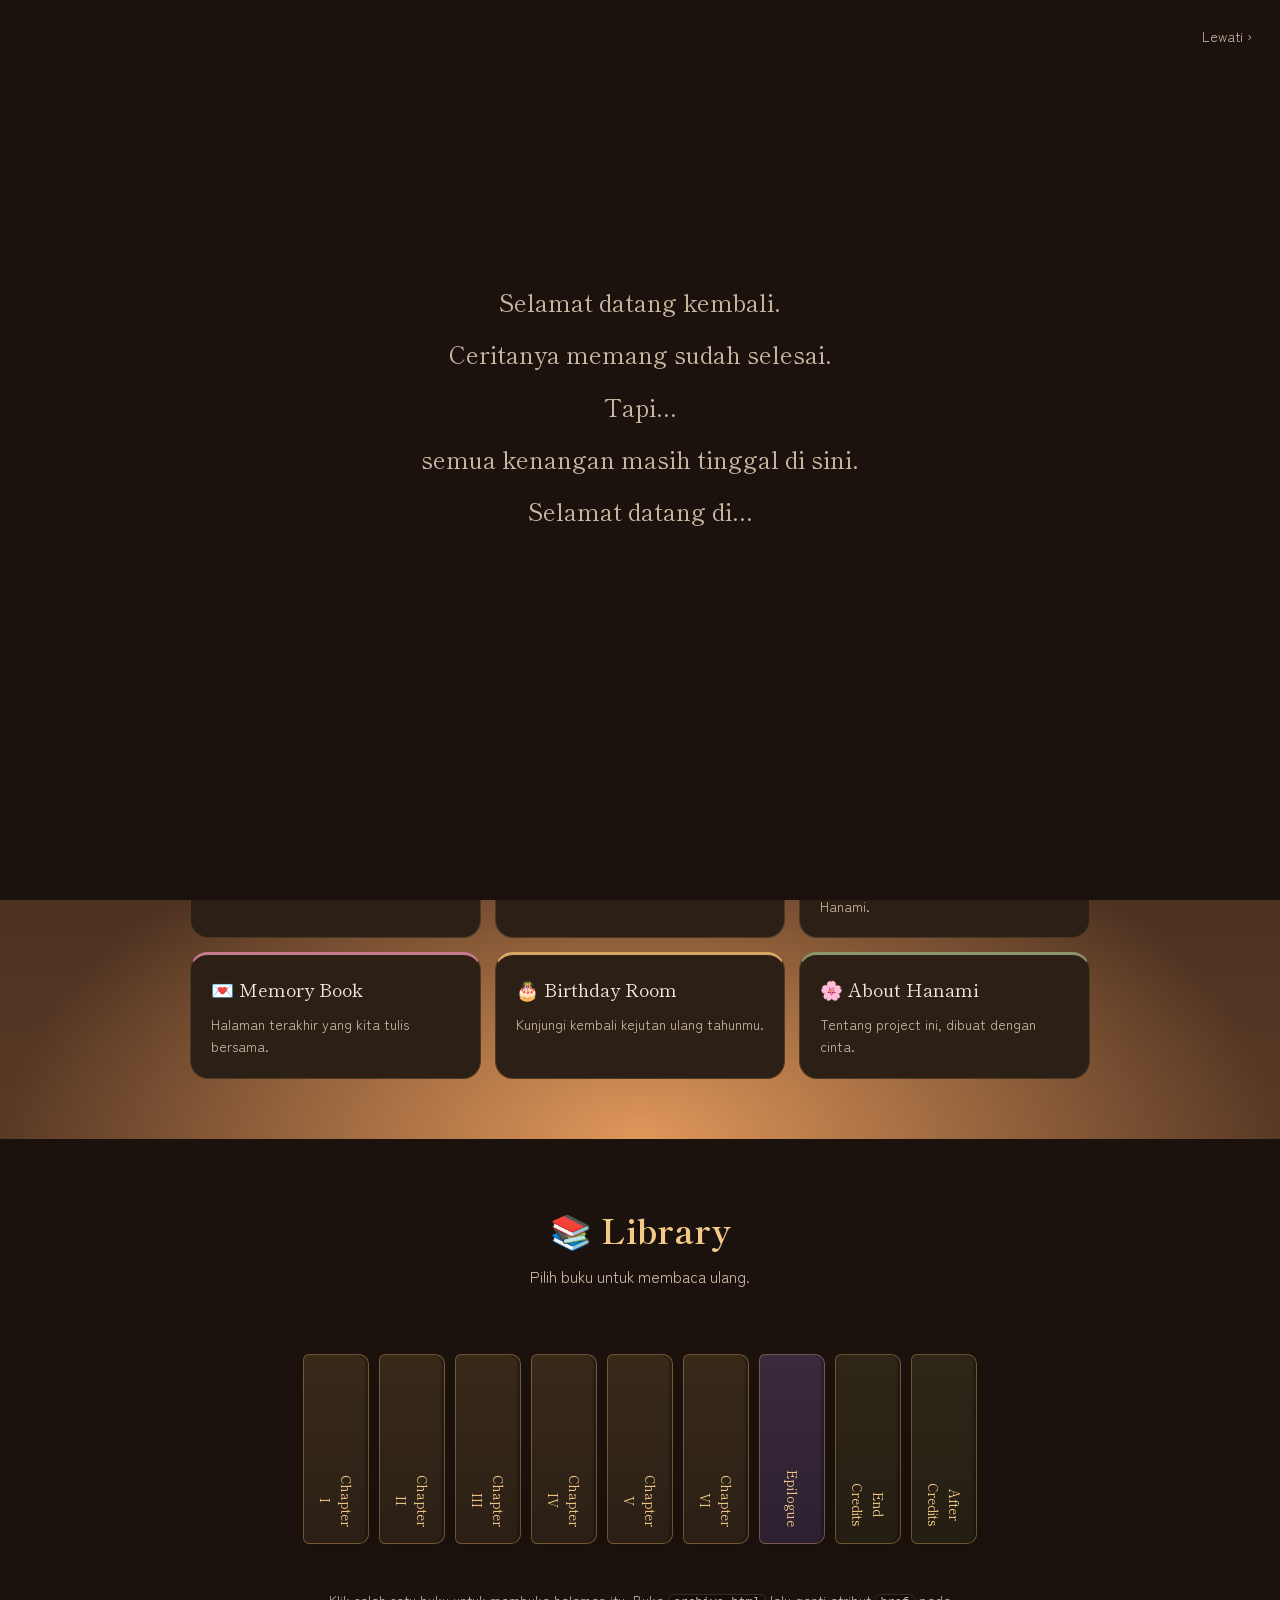
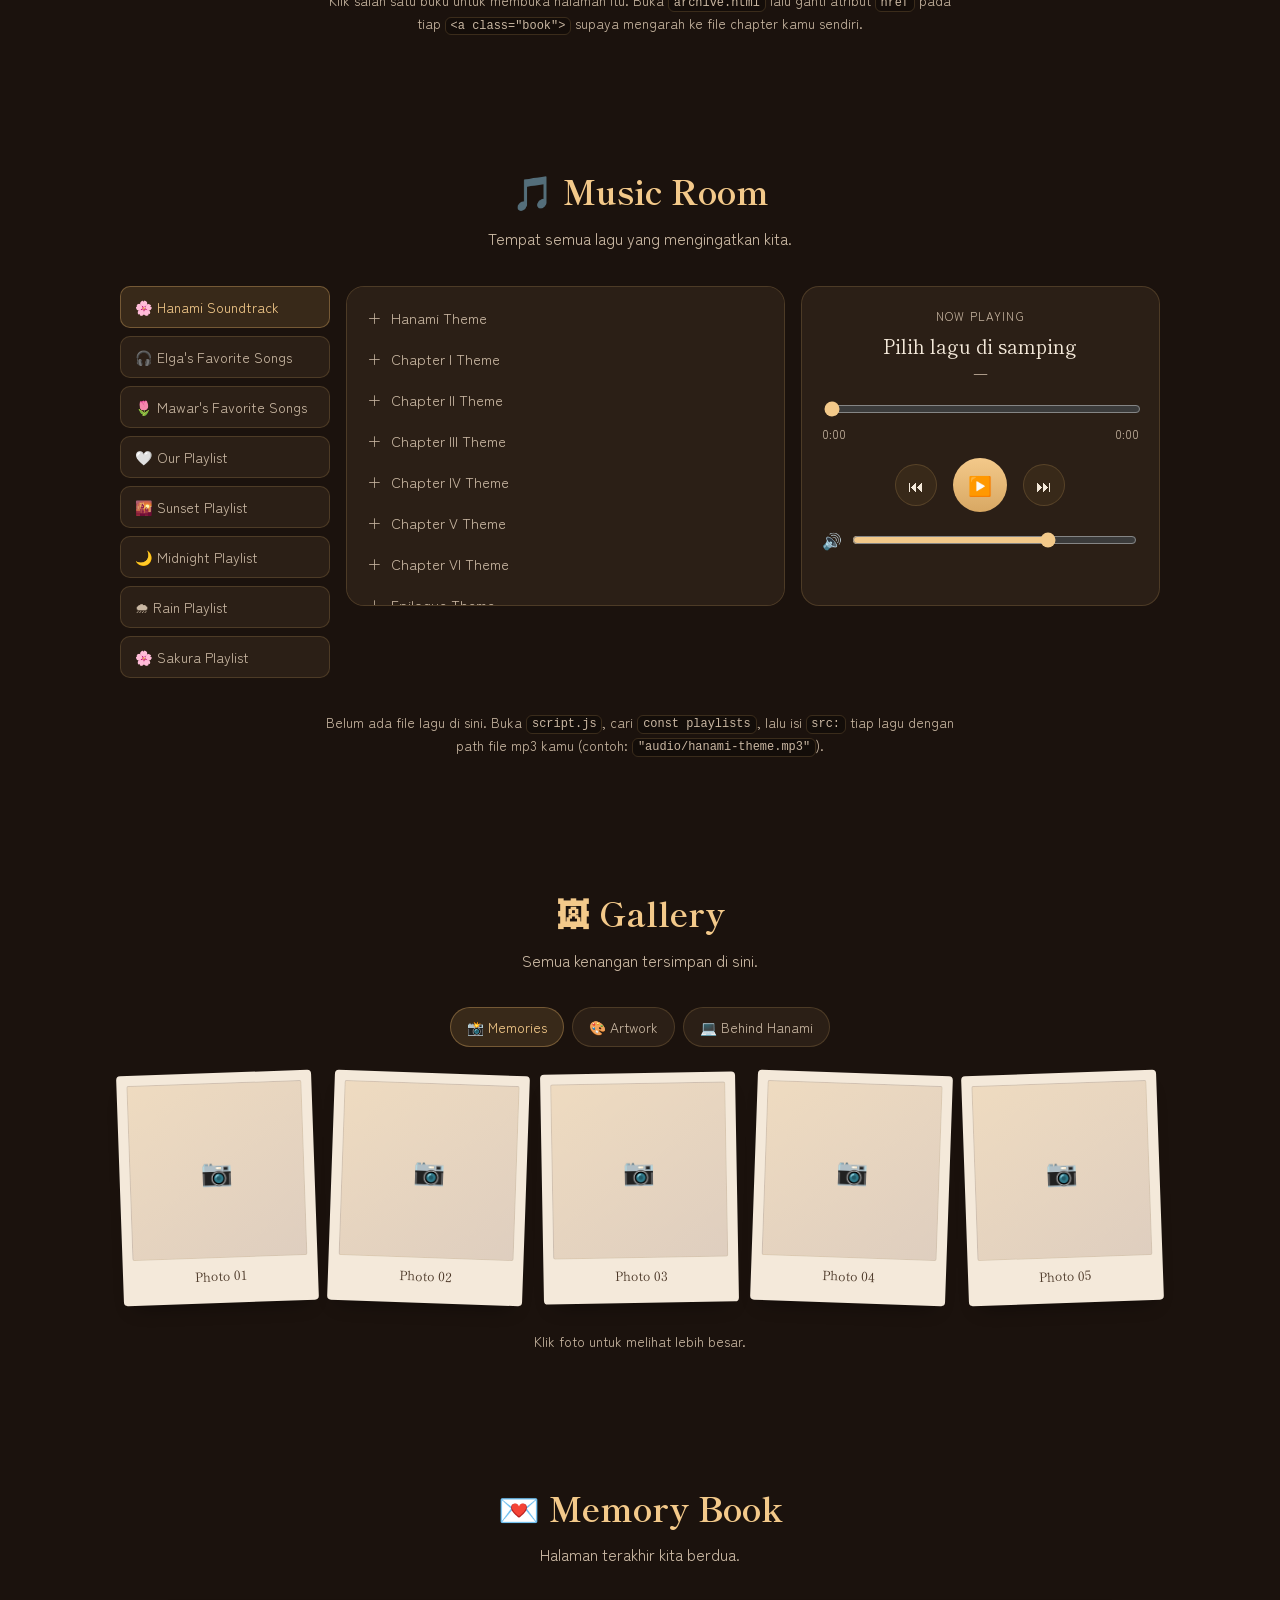
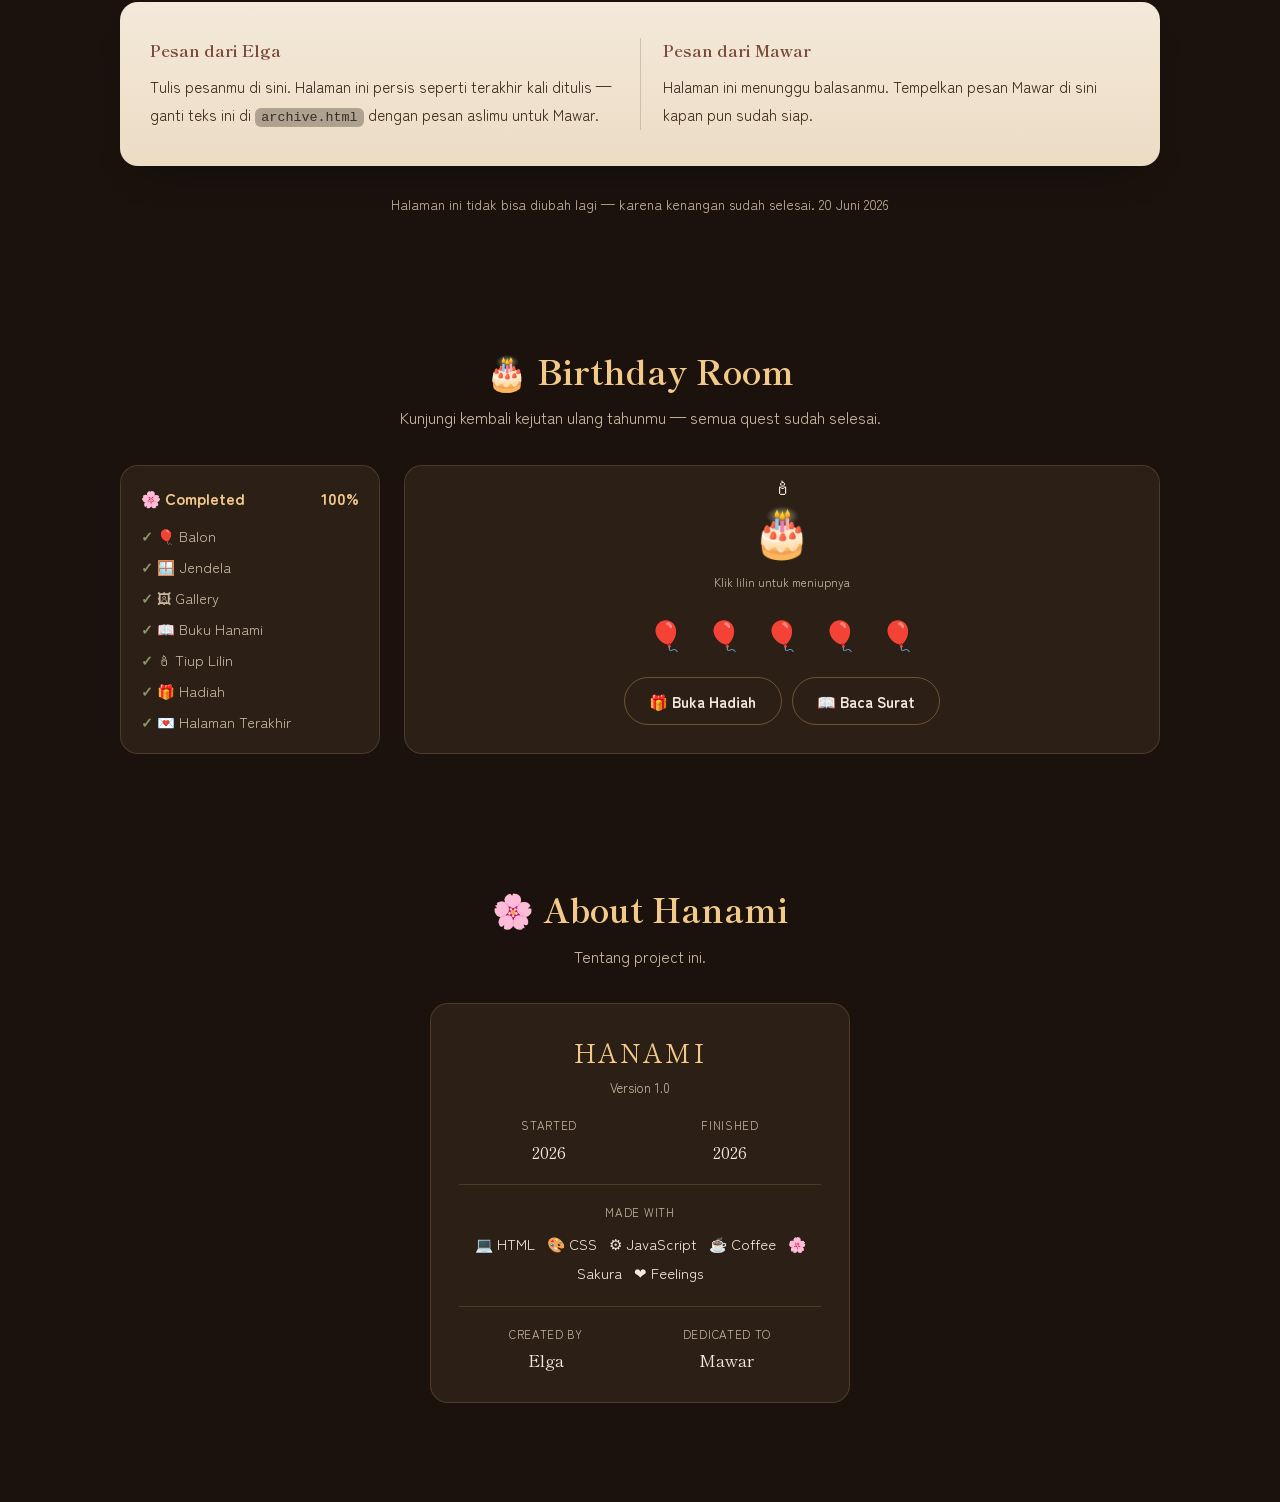
<file: end/archive.html>
<!DOCTYPE html>
<html lang="id">
<head>
<meta charset="UTF-8">
<meta name="viewport" content="width=device-width, initial-scale=1, viewport-fit=cover">
<title>🏡 Hanami Archive</title>
<meta name="description" content="Hanami Archive — rumah kecil tempat semua kenangan Hanami disimpan.">

<!-- Font: judul pakai Shippori Mincho (serif Jepang, hangat), isi pakai Zen Maru Gothic (rounded, ramah).
     Hanya subset Latin yang ke-download otomatis oleh Google Fonts, jadi tetap ringan. -->
<link rel="preconnect" href="https://fonts.googleapis.com">
<link rel="preconnect" href="https://fonts.gstatic.com" crossorigin>
<link href="https://fonts.googleapis.com/css2?family=Shippori+Mincho:wght@500;600;800&family=Zen+Maru+Gothic:wght@400;500;700&display=swap" rel="stylesheet">

<link rel="stylesheet" href="../assets/css/archive.css">
</head>
<body class="ambience-dusk">

<!-- Kelopak sakura mengambang, dibuat lewat JS (jumlah dibatasi biar ringan di HP) -->
<div class="petals" id="petals" aria-hidden="true"></div>

<!-- ============ OPENING SEQUENCE ============ -->
<div class="boot" id="boot" role="status">
  <div class="boot__stage" id="bootLoading">
    <p class="boot__eyebrow">🌸</p>
    <p class="boot__label">Opening Archive...</p>
    <div class="boot__bar" aria-hidden="true"><div class="boot__bar-fill" id="bootBarFill"></div></div>
    <p class="boot__percent" id="bootPercent">0%</p>
  </div>

  <div class="boot__stage boot__welcome" id="bootWelcome" hidden>
    <p class="boot__line" data-line>Selamat datang kembali.</p>
    <p class="boot__line" data-line>Ceritanya memang sudah selesai.</p>
    <p class="boot__line" data-line>Tapi...</p>
    <p class="boot__line" data-line>semua kenangan masih tinggal di sini.</p>
    <p class="boot__line" data-line>Selamat datang di...</p>
    <p class="boot__line boot__line--title" data-line>🏡 HANAMI ARCHIVE</p>
    <button class="btn btn--primary boot__enter" id="bootEnter" type="button" hidden>Masuk ke rumah →</button>
  </div>

  <button class="boot__skip" id="bootSkip" type="button">Lewati ›</button>
</div>

<!-- ============ FLOATING ROOM DOCK ============ -->
<nav class="dock" id="dock" aria-label="Navigasi ruangan Hanami">
  <button class="dock__item is-active" data-target="#hub" type="button">
    <span class="dock__icon">🏡</span><span class="dock__tip">Beranda</span>
  </button>
  <button class="dock__item" data-target="#library" type="button">
    <span class="dock__icon">📚</span><span class="dock__tip">Library</span>
  </button>
  <button class="dock__item" data-target="#music" type="button">
    <span class="dock__icon">🎵</span><span class="dock__tip">Music Room</span>
  </button>
  <button class="dock__item" data-target="#gallery" type="button">
    <span class="dock__icon">🖼</span><span class="dock__tip">Gallery</span>
  </button>
  <button class="dock__item" data-target="#memory-book" type="button">
    <span class="dock__icon">💌</span><span class="dock__tip">Memory Book</span>
  </button>
  <button class="dock__item" data-target="#birthday" type="button">
    <span class="dock__icon">🎂</span><span class="dock__tip">Birthday Room</span>
  </button>
  <button class="dock__item" data-target="#about" type="button">
    <span class="dock__icon">🌸</span><span class="dock__tip">About Hanami</span>
  </button>
  <button class="dock__item dock__item--exit" id="exitBtn" type="button">
    <span class="dock__icon">🚪</span><span class="dock__tip">Exit</span>
  </button>
</nav>

<main id="main">

  <!-- ============ HUB / HERO ============ -->
  <section class="hub" id="hub">
    <div class="hub__sky" aria-hidden="true"></div>

    <div class="hub__intro">
      <p class="hub__eyebrow">🌸 Hanami Archive</p>
      <h1 class="hub__title">Every memory<br>deserves a home.</h1>
      <p class="hub__desc">Ceritanya memang sudah selesai — tapi rumah ini tidak pernah tutup. Jelajahi tiap ruangan, dengarkan lagu-lagu lama, buka lagi album foto. Semuanya masih di sini, kapan pun kamu ingin kembali.</p>
    </div>

    <!-- Living room nook: objek-objek kecil yang bisa diklik -->
    <div class="nook" id="nook" aria-label="Ruang duduk">
      <button class="nook__obj nook__window" id="windowObj" type="button" aria-label="Lihat keluar jendela">
        <span class="nook__icon">🪟</span>
        <span class="nook__caption">Window</span>
      </button>

      <div class="nook__obj nook__tea" aria-label="Meja teh">
        <span class="nook__caption">☕ Tea Table</span>
        <div class="nook__tea-items">
          <button class="tea-item" id="milkItem" type="button" aria-label="Banana milk" data-level="4">🥛</button>
          <button class="tea-item" id="cakeItem" type="button" aria-label="Tiramisu" data-bites="0">🍰</button>
          <button class="tea-item" id="flowerItem" type="button" aria-label="Bunga sakura">🌸</button>
          <button class="tea-item" id="bookItem" type="button" aria-label="Buku kecil">📖</button>
        </div>
      </div>

      <button class="nook__obj nook__cat" id="catObj" type="button" aria-label="Kucing sedang tidur">
        <span class="nook__icon" id="catEmoji">🐈</span>
        <span class="nook__bubble" id="catBubble" hidden>meong~</span>
        <span class="nook__caption">Cat</span>
      </button>

      <button class="nook__obj nook__pot" id="secretPot" type="button" aria-label="Pot bunga sakura" data-clicks="0">
        <span class="nook__icon">🪴</span>
        <span class="nook__caption">Sakura Pot</span>
      </button>
    </div>

    <!-- Kartu ruangan -->
    <div class="rooms" id="rooms">
      <a class="room-card" data-target="#library" href="#library" style="--room-accent:var(--gold)">
        <span class="room-card__plaque">📚 Library</span>
        <span class="room-card__desc">Baca ulang seluruh perjalanan Hanami.</span>
      </a>
      <a class="room-card" data-target="#music" href="#music" style="--room-accent:var(--sakura)">
        <span class="room-card__plaque">🎵 Music Room</span>
        <span class="room-card__desc">Dengarkan lagu-lagu pilihan kita.</span>
      </a>
      <a class="room-card" data-target="#gallery" href="#gallery" style="--room-accent:var(--gold-bright)">
        <span class="room-card__plaque">🖼 Gallery</span>
        <span class="room-card__desc">Kenangan, ilustrasi, dan proses di balik Hanami.</span>
      </a>
      <a class="room-card" data-target="#memory-book" href="#memory-book" style="--room-accent:var(--sakura-deep)">
        <span class="room-card__plaque">💌 Memory Book</span>
        <span class="room-card__desc">Halaman terakhir yang kita tulis bersama.</span>
      </a>
      <a class="room-card" data-target="#birthday" href="#birthday" style="--room-accent:var(--gold)">
        <span class="room-card__plaque">🎂 Birthday Room</span>
        <span class="room-card__desc">Kunjungi kembali kejutan ulang tahunmu.</span>
      </a>
      <a class="room-card" data-target="#about" href="#about" style="--room-accent:var(--leaf)">
        <span class="room-card__plaque">🌸 About Hanami</span>
        <span class="room-card__desc">Tentang project ini, dibuat dengan cinta.</span>
      </a>
    </div>
  </section>

  <!-- ============ LIBRARY ============ -->
  <section class="panel" id="library" aria-labelledby="library-title">
    <header class="panel__head">
      <h2 id="library-title" class="panel__title">📚 Library</h2>
      <p class="panel__sub">Pilih buku untuk membaca ulang.</p>
    </header>

    <div class="shelf">
      <!-- Ganti href di bawah supaya mengarah ke file HTML chapter kamu masing-masing -->
      <a class="book" href="chapter-1.html"><span class="book__spine">Chapter<br>I</span></a>
      <a class="book" href="chapter-2.html"><span class="book__spine">Chapter<br>II</span></a>
      <a class="book" href="chapter-3.html"><span class="book__spine">Chapter<br>III</span></a>
      <a class="book" href="chapter-4.html"><span class="book__spine">Chapter<br>IV</span></a>
      <a class="book" href="chapter-5.html"><span class="book__spine">Chapter<br>V</span></a>
      <a class="book" href="chapter-6.html"><span class="book__spine">Chapter<br>VI</span></a>
      <a class="book book--epilogue" href="epilogue.html"><span class="book__spine">Epilogue</span></a>
      <a class="book book--credits" href="end-credits.html"><span class="book__spine">End<br>Credits</span></a>
      <a class="book book--credits" href="after-credits.html"><span class="book__spine">After<br>Credits</span></a>
    </div>
    <p class="panel__hint">Klik salah satu buku untuk membuka halaman itu. Buka <code>archive.html</code> lalu ganti atribut <code>href</code> pada tiap <code>&lt;a class="book"&gt;</code> supaya mengarah ke file chapter kamu sendiri.</p>
  </section>

  <!-- ============ MUSIC ROOM ============ -->
  <section class="panel" id="music" aria-labelledby="music-title">
    <header class="panel__head">
      <h2 id="music-title" class="panel__title">🎵 Music Room</h2>
      <p class="panel__sub">Tempat semua lagu yang mengingatkan kita.</p>
    </header>

    <div class="music">
      <div class="music__playlists" id="playlistList" role="tablist" aria-label="Daftar playlist">
        <!-- diisi oleh JS dari data playlists -->
      </div>

      <div class="music__body">
        <div class="music__tracks" id="trackList" aria-live="polite">
          <!-- diisi oleh JS -->
        </div>

        <div class="music__player">
          <p class="music__now-label">Now Playing</p>
          <p class="music__now-title" id="nowTitle">Pilih lagu di samping</p>
          <p class="music__now-artist" id="nowArtist">—</p>

          <input class="music__progress" id="progress" type="range" min="0" max="100" value="0" aria-label="Progres lagu">
          <div class="music__time">
            <span id="timeCurrent">0:00</span>
            <span id="timeTotal">0:00</span>
          </div>

          <div class="music__controls">
            <button class="music__btn" id="prevBtn" type="button" aria-label="Lagu sebelumnya">⏮</button>
            <button class="music__btn music__btn--play" id="playBtn" type="button" aria-label="Putar">▶️</button>
            <button class="music__btn" id="nextBtn" type="button" aria-label="Lagu berikutnya">⏭</button>
          </div>

          <div class="music__volume">
            <span aria-hidden="true">🔊</span>
            <input type="range" id="volume" min="0" max="100" value="70" aria-label="Volume">
          </div>

          <p class="music__note" id="musicNote" hidden></p>
        </div>
      </div>
    </div>
    <p class="panel__hint">Belum ada file lagu di sini. Buka <code>script.js</code>, cari <code>const playlists</code>, lalu isi <code>src:</code> tiap lagu dengan path file mp3 kamu (contoh: <code>"audio/hanami-theme.mp3"</code>).</p>
  </section>

  <!-- ============ GALLERY ============ -->
  <section class="panel" id="gallery" aria-labelledby="gallery-title">
    <header class="panel__head">
      <h2 id="gallery-title" class="panel__title">🖼 Gallery</h2>
      <p class="panel__sub">Semua kenangan tersimpan di sini.</p>
    </header>

    <div class="tabs" role="tablist" aria-label="Album galeri">
      <button class="tabs__btn is-active" data-album="memories" type="button" role="tab" aria-selected="true">📸 Memories</button>
      <button class="tabs__btn" data-album="artwork" type="button" role="tab" aria-selected="false">🎨 Artwork</button>
      <button class="tabs__btn" data-album="behind" type="button" role="tab" aria-selected="false">💻 Behind Hanami</button>
    </div>

    <div class="polaroids" id="albumMemories" role="tabpanel">
      <!-- Ganti setiap .polaroid__frame dengan <img src="fotomu.jpg" alt="..."> saat foto asli sudah siap -->
      <figure class="polaroid" data-caption="Hari itu... ternyata menjadi salah satu kenangan favoritku.">
        <div class="polaroid__frame"><span>📷</span></div>
        <figcaption>Photo 01</figcaption>
      </figure>
      <figure class="polaroid" data-caption="Aku suka foto ini. :)">
        <div class="polaroid__frame"><span>📷</span></div>
        <figcaption>Photo 02</figcaption>
      </figure>
      <figure class="polaroid" data-caption="Mungkin... kita tidak sadar waktu itu.">
        <div class="polaroid__frame"><span>📷</span></div>
        <figcaption>Photo 03</figcaption>
      </figure>
      <figure class="polaroid" data-caption="Silly faces!">
        <div class="polaroid__frame"><span>📷</span></div>
        <figcaption>Photo 04</figcaption>
      </figure>
      <figure class="polaroid" data-caption="Tempat kecil ini, penuh cerita.">
        <div class="polaroid__frame"><span>📷</span></div>
        <figcaption>Photo 05</figcaption>
      </figure>
    </div>

    <div class="polaroids" id="albumArtwork" role="tabpanel" hidden>
      <figure class="polaroid" data-caption="Concept art Chapter I.">
        <div class="polaroid__frame"><span>🎨</span></div>
        <figcaption>Concept Art</figcaption>
      </figure>
      <figure class="polaroid" data-caption="Wallpaper Hanami.">
        <div class="polaroid__frame"><span>🎨</span></div>
        <figcaption>Wallpaper</figcaption>
      </figure>
      <figure class="polaroid" data-caption="Storyboard awal.">
        <div class="polaroid__frame"><span>🎨</span></div>
        <figcaption>Storyboard</figcaption>
      </figure>
    </div>

    <div class="polaroids" id="albumBehind" role="tabpanel" hidden>
      <figure class="polaroid" data-caption="Screenshot proses coding.">
        <div class="polaroid__frame"><span>💻</span></div>
        <figcaption>Proses Coding</figcaption>
      </figure>
      <figure class="polaroid" data-caption="Sketsa desain awal.">
        <div class="polaroid__frame"><span>✏️</span></div>
        <figcaption>Sketsa Awal</figcaption>
      </figure>
      <figure class="polaroid" data-caption="Foto referensi & inspirasi.">
        <div class="polaroid__frame"><span>📎</span></div>
        <figcaption>Referensi</figcaption>
      </figure>
    </div>
    <p class="panel__hint">Klik foto untuk melihat lebih besar.</p>
  </section>

  <!-- ============ MEMORY BOOK ============ -->
  <section class="panel" id="memory-book" aria-labelledby="memory-title">
    <header class="panel__head">
      <h2 id="memory-title" class="panel__title">💌 Memory Book</h2>
      <p class="panel__sub">Halaman terakhir kita berdua.</p>
    </header>

    <div class="memory-book">
      <div class="memory-book__page">
        <p class="memory-book__from">Pesan dari Elga</p>
        <p class="memory-book__text">Tulis pesanmu di sini. Halaman ini persis seperti terakhir kali ditulis — ganti teks ini di <code>archive.html</code> dengan pesan aslimu untuk Mawar.</p>
      </div>
      <div class="memory-book__spine" aria-hidden="true"></div>
      <div class="memory-book__page">
        <p class="memory-book__from">Pesan dari Mawar</p>
        <p class="memory-book__text">Halaman ini menunggu balasanmu. Tempelkan pesan Mawar di sini kapan pun sudah siap.</p>
      </div>
    </div>
    <p class="panel__hint">Halaman ini tidak bisa diubah lagi — karena kenangan sudah selesai. 20 Juni 2026</p>
  </section>

  <!-- ============ BIRTHDAY ROOM ============ -->
  <section class="panel" id="birthday" aria-labelledby="birthday-title">
    <header class="panel__head">
      <h2 id="birthday-title" class="panel__title">🎂 Birthday Room</h2>
      <p class="panel__sub">Kunjungi kembali kejutan ulang tahunmu — semua quest sudah selesai.</p>
    </header>

    <div class="birthday">
      <div class="birthday__checklist">
        <p class="birthday__done">🌸 Completed <span>100%</span></p>
        <ul>
          <li>🎈 Balon</li>
          <li>🪟 Jendela</li>
          <li>🖼 Gallery</li>
          <li>📖 Buku Hanami</li>
          <li>🕯 Tiup Lilin</li>
          <li>🎁 Hadiah</li>
          <li>💌 Halaman Terakhir</li>
        </ul>
      </div>

      <div class="birthday__scene">
        <div class="birthday__cake">
          <span class="birthday__candle" id="candle">🕯</span>
          <span aria-hidden="true">🎂</span>
        </div>
        <p class="birthday__hint-small">Klik lilin untuk meniupnya</p>

        <div class="birthday__balloons" id="balloons">
          <button class="balloon" type="button" aria-label="Balon">🎈</button>
          <button class="balloon" type="button" aria-label="Balon">🎈</button>
          <button class="balloon" type="button" aria-label="Balon">🎈</button>
          <button class="balloon" type="button" aria-label="Balon">🎈</button>
          <button class="balloon" type="button" aria-label="Balon">🎈</button>
        </div>

        <div class="birthday__row">
          <button class="btn btn--ghost" id="giftBtn" type="button">🎁 Buka Hadiah</button>
          <button class="btn btn--ghost" id="letterBtn" type="button">📖 Baca Surat</button>
        </div>
        <p class="birthday__reveal" id="birthdayReveal" hidden></p>
      </div>
    </div>
  </section>

  <!-- ============ ABOUT HANAMI ============ -->
  <section class="panel" id="about" aria-labelledby="about-title">
    <header class="panel__head">
      <h2 id="about-title" class="panel__title">🌸 About Hanami</h2>
      <p class="panel__sub">Tentang project ini.</p>
    </header>

    <div class="about">
      <div class="about__card">
        <p class="about__name">HANAMI</p>
        <p class="about__version">Version 1.0</p>
        <div class="about__row">
          <div><span class="about__label">Started</span><span class="about__value">2026</span></div>
          <div><span class="about__label">Finished</span><span class="about__value">2026</span></div>
        </div>
        <hr class="about__hr">
        <p class="about__label">Made with</p>
        <p class="about__made">💻 HTML &nbsp; 🎨 CSS &nbsp; ⚙ JavaScript &nbsp; ☕ Coffee &nbsp; 🌸 Sakura &nbsp; ❤ Feelings</p>
        <hr class="about__hr">
        <div class="about__row">
          <div><span class="about__label">Created by</span><span class="about__value">Elga</span></div>
          <div><span class="about__label">Dedicated to</span><span class="about__value">Mawar</span></div>
        </div>
      </div>
    </div>
  </section>

  <!-- ============ SECRET GARDEN (tersembunyi) ============ -->
  <section class="panel panel--secret" id="secret-garden" aria-labelledby="secret-title" hidden>
    <header class="panel__head">
      <h2 id="secret-title" class="panel__title">🌸 Secret Garden</h2>
      <p class="panel__sub">Kamu menemukan tempat rahasia.</p>
    </header>
    <div class="secret">
      <div class="secret__scene" aria-hidden="true">
        <span class="secret__tree">🌳</span>
        <span class="secret__bench">🪑</span>
        <span class="secret__piano">🎹</span>
      </div>
      <p class="secret__line">Ada beberapa tempat...</p>
      <p class="secret__line">yang memang dibuat...</p>
      <p class="secret__line">hanya untuk berdiam sebentar.</p>
      <p class="secret__note">Tidak ada quest. Tidak ada tujuan. Hanya tempat untuk menikmati suasana. 🍃</p>
    </div>
  </section>

</main>

<!-- ============ WINDOW VIEW ============ -->
<div class="window-view" id="windowView" hidden>
  <button class="window-view__close" id="windowClose" type="button" aria-label="Tutup jendela">✕</button>
  <div class="window-view__sky" aria-hidden="true"></div>
  <p class="window-view__caption">🌇 Senja · 🌸 Sakura · 🌬 Angin</p>
</div>

<!-- ============ LIGHTBOX ============ -->
<div class="lightbox" id="lightbox" hidden role="dialog" aria-modal="true" aria-label="Lihat foto">
  <button class="lightbox__close" id="lightboxClose" type="button" aria-label="Tutup">✕</button>
  <figure class="lightbox__figure">
    <div class="lightbox__frame" id="lightboxFrame"><span id="lightboxIcon">📷</span></div>
    <figcaption id="lightboxCaption"></figcaption>
  </figure>
</div>

<!-- ============ EXIT MODAL ============ -->
<div class="modal" id="exitModal" hidden role="dialog" aria-modal="true" aria-label="Konfirmasi keluar">
  <div class="modal__box">
    <p class="modal__question">Apakah ingin meninggalkan Hanami?</p>
    <div class="modal__actions">
      <button class="btn btn--ghost" id="exitCancel" type="button">Kembali</button>
      <button class="btn btn--primary" id="exitConfirm" type="button">Sampai Jumpa</button>
    </div>
  </div>
</div>

<!-- ============ GOODBYE SCREEN ============ -->
<div class="goodbye" id="goodbye" hidden>
  <p class="goodbye__line" data-line>🌸</p>
  <p class="goodbye__line" data-line>Terima kasih sudah kembali.</p>
  <p class="goodbye__line" data-line>Rumah ini...</p>
  <p class="goodbye__line" data-line>akan selalu ada.</p>
  <p class="goodbye__line" data-line>Sampai jumpa lagi.</p>
  <button class="btn btn--primary goodbye__return" id="goodbyeReturn" type="button" hidden>Kembali ke rumah</button>
</div>

<audio id="player" preload="none"></audio>

<script src="../assets/js/archive.js"></script>
</body>
</html>
</file>
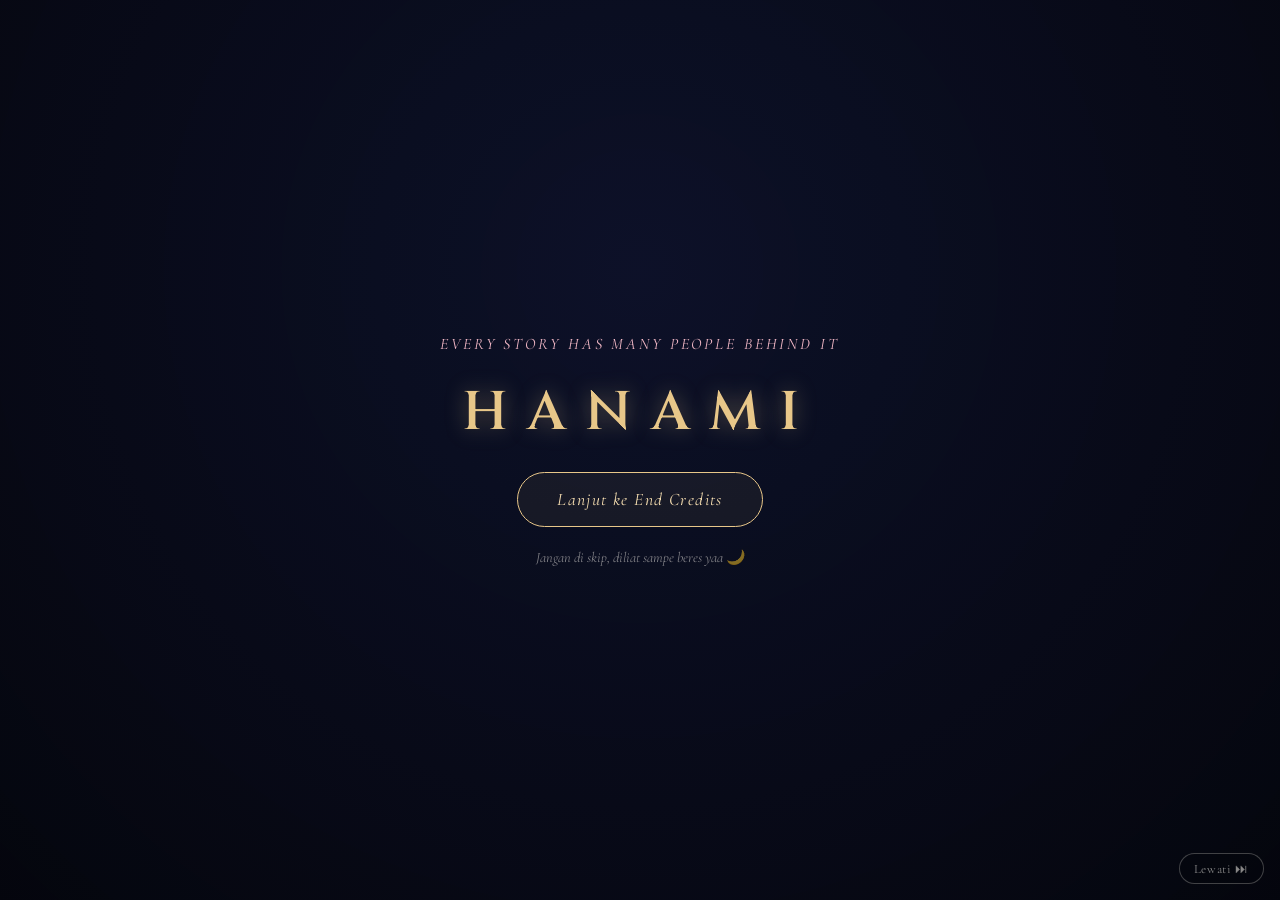
<file: end/endcredits.html>
<!doctype html>
<html lang="id">
<head>
<meta charset="UTF-8">
<meta name="viewport" content="width=device-width, initial-scale=1, viewport-fit=cover, user-scalable=no">
<meta name="color-scheme" content="dark">
<title>HANAMI — End Credits</title>

<link rel="preconnect" href="https://fonts.googleapis.com">
<link rel="preconnect" href="https://fonts.gstatic.com" crossorigin>
<link href="https://fonts.googleapis.com/css2?family=Cinzel:wght@500;600&family=Cormorant+Garamond:ital,wght@0,400;0,600;1,400&display=swap" rel="stylesheet">

<link rel="stylesheet" href="../assets/css/endcredits.css">
</head>
<body class="pre-reveal">

<!-- background layers -->
<canvas id="stars" aria-hidden="true"></canvas>
<div id="petals" aria-hidden="true"></div>
<div id="shooting-star" aria-hidden="true"></div>
<div id="flash" aria-hidden="true"></div>

<main id="stage">

  <!-- ================= START OVERLAY ================= -->
  <section id="start-screen" class="overlay">
    <p class="eyebrow">Every Story Has Many People Behind It</p>
    <h1 class="hanami-title">HANAMI</h1>
    <button id="start-btn" class="btn-glow" type="button">Lanjut ke End Credits</button>
    <p class="hint">Jangan di skip, diliat sampe beres yaa 🌙</p>
  </section>

  <!-- ================= SCENES ================= -->
  <div id="scene-root">

    <!-- Scene 1 — Darkness (pure background, no text needed, stars handle it) -->
    <section class="scene" id="scene-dark"></section>

    <!-- Scene 2a — Title card -->
    <section class="scene" id="scene-title">
      <h1 class="hanami-title big">HANAMI</h1>
      <p class="role">Created by</p>
      <p class="name">Raela Seraphine (Elga)</p>
    </section>

    <!-- Scene 2b — Rolling credits -->
    <section class="scene" id="scene-roll">
      <div class="roll-track" id="roll-track">
        <div class="role-block"><p class="role">Story</p><p class="name">Raela Seraphine</p></div>
        <div class="role-block"><p class="role">Programming</p><p class="name">Raela Seraphine</p></div>
        <div class="role-block"><p class="role">Design</p><p class="name">Raela Seraphine</p></div>
        <div class="role-block"><p class="role">Animation</p><p class="name">Raela Seraphine</p></div>
        <div class="role-block"><p class="role">Illustration</p><p class="name">Raela Seraphine</p></div>
        <div class="role-block"><p class="role">Music Selection</p><p class="name">Raela Seraphine</p></div>
        <div class="role-block special"><p class="role">Special Thanks</p><p class="name">Mawar Seraphine</p></div>
      </div>
    </section>

    <!-- Scene 3 — Little Memories -->
    <section class="scene" id="scene-memories">
      <p class="memories-caption">Seperti kenangan yang lewat...</p>
      <div class="memories-grid" id="memories-grid">
        <div class="memory-card"><span class="memory-icon">🎵</span><span class="memory-label">cover lagu</span></div>
        <div class="memory-card"><span class="memory-icon">🐈</span><span class="memory-label">kucing</span></div>
        <div class="memory-card"><span class="memory-icon">🥛</span><span class="memory-label">banana milk</span></div>
        <div class="memory-card"><span class="memory-icon">🍰</span><span class="memory-label">tiramisu</span></div>
        <div class="memory-card"><span class="memory-icon">🌸</span><span class="memory-label">bunga</span></div>
        <div class="memory-card"><span class="memory-icon">🌇</span><span class="memory-label">sunset</span></div>
        <div class="memory-card"><span class="memory-icon">🎨</span><span class="memory-label">paint brush</span></div>
        <div class="memory-card wide"><span class="memory-icon">❓</span><span class="memory-label">"I don't know yet."</span></div>
      </div>
    </section>

    <!-- Scene 4 — Hidden Statistics (game HUD easter egg) -->
    <section class="scene" id="scene-stats">
      <div class="hud-box">
        <div class="hud-corner tl"></div><div class="hud-corner tr"></div>
        <div class="hud-corner bl"></div><div class="hud-corner br"></div>
        <h2 class="hud-title">PROJECT STATUS</h2>
        <div class="hud-row"><span>Total Chapters</span><b class="count" data-final="6" data-pad="2">00</b></div>
        <div class="hud-row"><span>Letters Written</span><b class="count" data-final="12" data-pad="2">00</b></div>
        <div class="hud-row"><span>Favorite Things Remembered</span><b class="count" data-final="8" data-pad="2">00</b></div>
        <div class="hud-row"><span>Lines of Code</span><b class="count" data-final="48000" data-suffix="+" data-format="comma">0</b></div>
        <div class="hud-row"><span>Days Spent</span><b>27</b></div>
        <div class="hud-row"><span>Smiles Hoping To Create</span><b>∞</b></div>
      </div>
    </section>

    <!-- Scene 5 — Thank You -->
    <section class="scene" id="scene-thanks">
      <div class="thanks-text" id="thanks-1">
        <p class="big-line">Thank you</p>
        <p class="sub-line">for spending your time<br>inside this little story.</p>
      </div>
      <div class="thanks-text hidden" id="thanks-2">
        <p class="sub-line">Time is<br>the most expensive gift.</p>
        <p class="big-line small-gap">Thank you<br>for giving yours.</p>
      </div>
    </section>

    <!-- Scene 6 — Final Credit -->
    <section class="scene" id="scene-final">
      <div class="final-text" id="final-1">
        <p>This project<br>was made</p>
        <p>with</p>
        <p>time, patience, break up,<br>late nights,</p>
        <p>and<br>a lot of feelings.</p>
      </div>
      <div class="final-text hidden" id="final-2">
        <p class="dedicated-label">Dedicated to</p>
        <p class="mawar-name">You, Mawar Seraphine.</p>
      </div>
    </section>

    <!-- Scene 7 — The Last Star -->
    <section class="scene" id="scene-laststar">
      <div class="last-star" id="last-star"></div>
      <p class="fade-line" id="ls-1">End Credits Finished.</p>
      <p class="fade-line hidden" id="ls-2">...</p>
      <p class="fade-line hidden" id="ls-3">Or is it?</p>
    </section>

    <!-- Scene 8 — Secret Loading (game HUD easter egg) -->
    <section class="scene" id="scene-loading">
      <p class="loading-label">Loading<span class="dots"><span>.</span><span>.</span><span>.</span></span></p>
      <div class="loading-bar"><div class="loading-fill" id="loading-fill"></div></div>
      <p class="loading-pct" id="loading-pct">0%</p>
      <p class="one-more hidden" id="one-more">One More Thing...</p>
    </section>

  </div>

  <div id="blackout"></div>

  <button id="skip-btn" type="button">Lewati ⏭</button>
</main>

<script src="../assets/js/endcredits.js"></script>
</body>
</html>
</file>
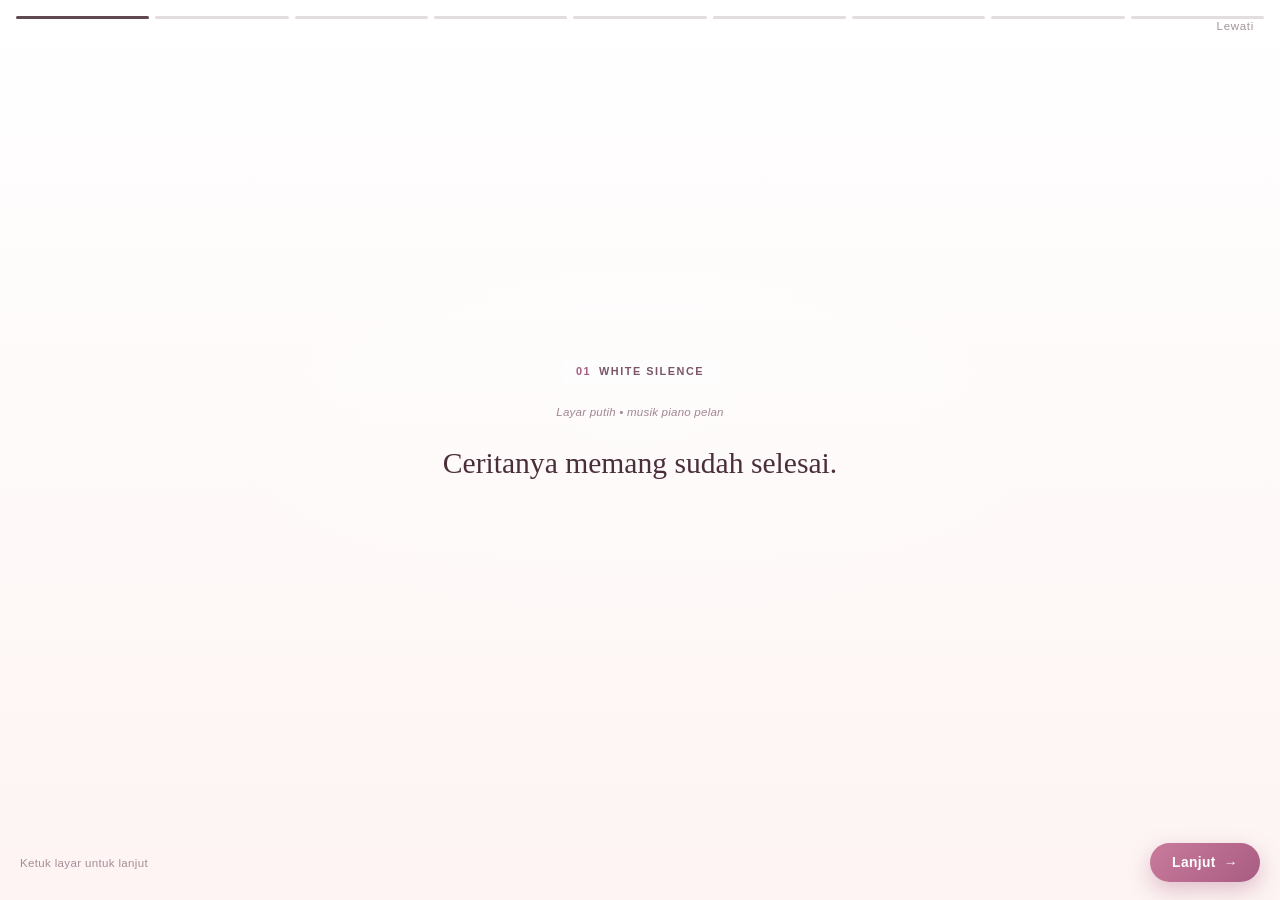
<file: end/epilogue.html>
<!DOCTYPE html>
<html lang="id">
<head>
<meta charset="UTF-8">
<meta name="viewport" content="width=device-width, initial-scale=1, maximum-scale=1, viewport-fit=cover">
<meta name="theme-color" content="#ffd3e0">
<title>Epilogue — Until We Meet Again</title>
<link rel="stylesheet" href="../assets/css/epilogue.css">
</head>
<body>

  <main class="stage" id="stage" aria-label="Epilogue Hanami">

    <!-- Lapisan background gradasi, ganti-ganti tiap scene -->
    <div class="bg-layer" id="bgLayer" aria-hidden="true"></div>

    <!-- Cahaya lembut yang "bernapas" di belakang teks -->
    <div class="glow-layer" aria-hidden="true"></div>

    <!-- Tempat kelopak / bokeh / bintang muncul -->
    <div class="particle-layer" id="particleLayer" aria-hidden="true"></div>

    <!-- Garis progres, satu segmen = satu scene -->
    <div class="progress-rail" id="progressRail" aria-hidden="true"></div>

    <button class="skip-btn" id="skipBtn" type="button">Lewati</button>

    <div class="scene-frame">
      <div class="scene-tag" id="sceneTag">
        <span class="scene-num" id="sceneNum">01</span>
        <span class="scene-title" id="sceneTitleLabel">White Silence</span>
      </div>
      <p class="scene-note" id="sceneNote"></p>

      <div class="text-well" id="textWell"></div>
    </div>

    <div class="control-bar" id="controlBar">
      <span class="hint" id="hint">Ketuk layar untuk lanjut</span>
      <button class="next-btn" id="nextBtn" type="button">
        <span id="nextLabel">Lanjut</span>
        <span class="next-arrow" aria-hidden="true">→</span>
      </button>
    </div>

  </main>

  <noscript>
    Halaman ini butuh JavaScript untuk menampilkan epilogue-nya ya 🌸
  </noscript>

  <script src="../assets/js/epilogue.js" defer></script>
</body>
</html>
</file>
<file: assets/css/style.css>
/* ==========================================================
   HANAMI PROJECT — REDESIGN
   "Sebuah Surat"
   Part 1 — Foundation
========================================================== */

:root{

    --ivory:#FFF8F3;
    --paper:#FFFDF9;
    --blush:#F5DFDB;

    --ink:#3E2E2A;
    --mauve:#9C8079;

    --rosewood:#8C4A4E;
    --rosewood-deep:#6E3539;
    --gold:#C9A368;

    --shadow:
        0 30px 70px rgba(90,45,45,.10);

    --radius:20px;

}

/* ==========================================================
   RESET
========================================================== */

*{
    margin:0;
    padding:0;
    box-sizing:border-box;
}

html{
    font-size:16px;
    scroll-behavior:smooth;
}

html,
body{
    width:100%;
    min-height:100%;
    overflow-x:hidden; /* belt-and-suspenders: some Android browsers ignore overflow-x on body alone */
}

body{
    position:relative;
    overflow-x:hidden;
    font-family:"Inter",sans-serif;
    font-weight:300;
    color:var(--ink);
    background:var(--ivory);
}

em{
    font-style:italic;
    color:var(--rosewood);
}

/* ==========================================================
   GLOBAL
========================================================== */

.hidden{
    display:none !important;
}

.hero{
    position:relative;
    width:100%;
    min-height:100vh; /* fallback for old browsers */
    min-height:100dvh; /* real visible viewport on mobile, ignores address-bar show/hide jumps */
    display:flex;
    justify-content:center;
    align-items:center;
    padding:48px 24px;
    padding-top:max(48px,env(safe-area-inset-top));
    padding-bottom:max(48px,env(safe-area-inset-bottom));
    padding-left:max(24px,env(safe-area-inset-left));
    padding-right:max(24px,env(safe-area-inset-right));
}

/* ==========================================================
   BACKGROUND — single ambient wash, no scattered glyphs
========================================================== */

.bg-decoration{
    position:fixed;
    inset:0;
    overflow:hidden;
    pointer-events:none;
    z-index:-5;
}

.bg-decoration::before{
    content:"";
    position:absolute;
    inset:0;
    background:
        radial-gradient(
            circle at 20% 15%,
            rgba(255,255,255,.9),
            transparent 45%
        ),
        radial-gradient(
            circle at 85% 90%,
            var(--blush),
            transparent 55%
        ),
        var(--ivory);
    animation:washMove 22s ease-in-out infinite;
}

@keyframes washMove{
    0%,100%{ transform:scale(1); }
    50%{ transform:scale(1.03); }
}

/* film grain */

body::before{
    content:"";
    position:fixed;
    inset:0;
    background-image:
        radial-gradient(
            rgba(255,255,255,.08) 1px,
            transparent 1px
        );
    background-size:18px 18px;
    opacity:.3;
    pointer-events:none;
    z-index:-4;
}

/* vignette */

body::after{
    content:"";
    position:fixed;
    inset:0;
    background:
        radial-gradient(
            circle,
            transparent 60%,
            rgba(60,30,30,.05)
        );
    pointer-events:none;
    z-index:-3;
}

/* ==========================================================
   SIGNATURE MOTIF — wax seal
========================================================== */

.seal{
    --seal-size:56px;
    width:var(--seal-size);
    height:var(--seal-size);
    border-radius:50%;
    display:flex;
    align-items:center;
    justify-content:center;
    font-family:"Fraunces",serif;
    font-style:italic;
    font-weight:600;
    font-size:calc(var(--seal-size) * .42);
    color:#FBEDE8;
    background:
        radial-gradient(
            circle at 32% 28%,
            #B5615F,
            var(--rosewood) 55%,
            var(--rosewood-deep) 100%
        );
    box-shadow:
        inset 0 -4px 8px rgba(0,0,0,.25),
        inset 0 3px 6px rgba(255,255,255,.22),
        0 10px 22px rgba(108,53,57,.35);
    flex-shrink:0;
}

.seal--card{
    --seal-size:78px;
    position:absolute;
    top:-39px;
    left:50%;
    transform:translateX(-50%);
    z-index:2;
}

.seal--card::after{
    content:"";
    position:absolute;
    bottom:-13px;
    left:50%;
    width:1px;
    height:13px;
    background:var(--gold);
    transform:translateX(-50%);
}

/* ==========================================================
   Part 2 — Intro
========================================================== */

.intro{
    width:min(620px,92%);
    text-align:center;
}

.reveal{
    opacity:0;
    animation:
        itemReveal .8s
        cubic-bezier(.22,.8,.22,1)
        forwards;
}

.delay-1{ animation-delay:.05s; }
.delay-2{ animation-delay:.18s; }
.delay-3{ animation-delay:.32s; }
.delay-4{ animation-delay:.46s; }

@keyframes itemReveal{
    from{
        opacity:0;
        transform:translateY(20px);
        filter:blur(6px);
    }
    to{
        opacity:1;
        transform:translateY(0);
        filter:blur(0);
    }
}

.eyebrow{
    display:flex;
    align-items:center;
    justify-content:center;
    gap:14px;
    margin-bottom:30px;
    font-size:.78rem;
    letter-spacing:4px;
    text-transform:uppercase;
    color:var(--mauve);
}

.eyebrow::before,
.eyebrow::after{
    content:"";
    width:34px;
    height:1px;
    background:linear-gradient(90deg,transparent,var(--gold));
}

.eyebrow::after{
    background:linear-gradient(90deg,var(--gold),transparent);
}

.intro h1{
    font-family:"Fraunces",serif;
    font-optical-sizing:auto;
    font-size:clamp(2.8rem,6.5vw,4.8rem);
    font-weight:560;
    line-height:1.12;
    color:var(--ink);
    margin-bottom:22px;
}

.intro p{
    max-width:480px;
    margin:0 auto;
    font-size:1.02rem;
    line-height:1.95;
    color:var(--mauve);
}

/* ==========================================================
   Seal button (open letter / submit)
========================================================== */

.seal-button{
    margin-top:44px;
    border:none;
    background:none;
    cursor:pointer;
    display:inline-flex;
    flex-direction:column;
    align-items:center;
    transition:transform .35s;
}

.seal-button .seal{
    margin-bottom:-18px;
    z-index:2;
    transition:transform .35s;
}

.seal-button .seal-label{
    padding:16px 40px 13px;
    border-radius:999px;
    background:linear-gradient(180deg,var(--rosewood),var(--rosewood-deep));
    color:#FBEDE8;
    font-family:"Inter",sans-serif;
    font-size:.98rem;
    letter-spacing:.3px;
    box-shadow:0 14px 30px rgba(108,53,57,.25);
    transition:box-shadow .35s,transform .35s;
}

.seal-button:hover .seal-label{
    transform:translateY(-3px);
    box-shadow:0 20px 40px rgba(108,53,57,.32);
}

.seal-button:hover .seal{
    transform:rotate(-6deg);
}

.seal-button:active .seal-label{
    transform:scale(.98);
}

/* crack the seal on submit (triggered when JS adds .fade-out to #intro) */

.fade-out .seal{
    animation:sealCrack .5s ease forwards;
}

@keyframes sealCrack{
    0%{ transform:rotate(0) scale(1); opacity:1; }
    60%{ transform:rotate(14deg) scale(1.12); opacity:1; }
    100%{ transform:rotate(18deg) scale(.7); opacity:0; }
}

/* ==========================================================
   Part 3 — Letter Card
========================================================== */

.letter{
    width:min(500px,92vw);
    background:var(--paper);
    border-radius:6px 6px 18px 18px / 10px 10px 22px 22px;
    padding:64px 44px 46px;
    box-shadow:var(--shadow);
    position:relative;
    transform:rotate(-.6deg);
    z-index:1;
}

.letter::after{
    content:"";
    position:absolute;
    inset:10px -6px -10px 6px;
    background:var(--blush);
    border-radius:inherit;
    transform:rotate(2.2deg);
    z-index:-1;
    box-shadow:0 20px 50px rgba(90,45,45,.08);
}

.letter::before{
    content:"";
    position:absolute;
    top:0;left:14%;right:14%;
    height:1px;
    background:linear-gradient(90deg,transparent,var(--gold),transparent);
}

.letter-top{
    text-align:center;
    color:var(--mauve);
    letter-spacing:3px;
    text-transform:uppercase;
    font-size:.74rem;
    margin-bottom:22px;
}

.description{
    max-width:400px;
    margin:0 auto 36px;
    text-align:center;
    line-height:1.95;
    color:var(--mauve);
    font-size:.96rem;
}

/* ==========================================================
   Form — letter-stationery style
========================================================== */

#loginForm{
    display:flex;
    flex-direction:column;
    gap:26px;
}

.field{
    position:relative;
}

.field input{
    width:100%;
    padding:22px 4px 10px;
    border:none;
    border-bottom:1.5px solid rgba(140,74,78,.22);
    background:transparent;
    font-family:"Inter",sans-serif;
    font-size:1rem;
    color:var(--ink);
    transition:border-color .3s;
}

.field input::placeholder{
    color:transparent;
}

.field label{
    position:absolute;
    left:4px;
    top:22px;
    font-size:.95rem;
    color:var(--mauve);
    transition:.25s;
    pointer-events:none;
}

.field input:focus,
.field input:not(:placeholder-shown){
    outline:none;
}

.field input:focus + label,
.field input:not(:placeholder-shown) + label{
    top:0;
    font-size:.68rem;
    letter-spacing:1.5px;
    text-transform:uppercase;
    color:var(--rosewood);
}

.field input:focus{
    border-bottom-color:var(--rosewood);
}

#loginForm .seal-button{
    margin-top:8px;
    align-self:center;
}

/* ==========================================================
   Message
========================================================== */

#message{
    text-align:center;
    margin-top:22px;
    min-height:24px;
    color:var(--mauve);
    font-size:.94rem;
}

/* ==========================================================
   Part 4 — Letter reveal animation
========================================================== */

.fade-out{
    animation:introFade .55s ease forwards;
}

@keyframes introFade{
    to{
        opacity:0;
        transform:translateY(-20px);
        filter:blur(8px);
    }
}

.letter-show{
    animation:letterReveal .85s cubic-bezier(.22,1,.36,1);
}

@keyframes letterReveal{
    from{
        opacity:0;
        transform:translateY(46px) rotate(-2.4deg) scale(.96);
        filter:blur(8px);
    }
    to{
        opacity:1;
        transform:translateY(0) rotate(-.6deg) scale(1);
        filter:blur(0);
    }
}

/* ==========================================================
   REDUCED MOTION
========================================================== */

@media (prefers-reduced-motion:reduce){
    *{
        animation:none !important;
        transition:none !important;
    }
}

/* ==========================================================
   Part 5 — Responsive
========================================================== */

@media (max-width:992px){

    .hero{
        padding:40px 24px;
        padding-top:max(40px,env(safe-area-inset-top));
        padding-bottom:max(40px,env(safe-area-inset-bottom));
    }

    .intro{ width:min(560px,94%); }

    .letter{ width:min(480px,94vw); padding:58px 36px 40px; }

}

@media (max-width:768px){

    .hero{
        padding:32px 20px;
        padding-top:max(32px,env(safe-area-inset-top));
        padding-bottom:max(32px,env(safe-area-inset-bottom));
    }

    .eyebrow{ font-size:.7rem; letter-spacing:3px; gap:10px; }

    .eyebrow::before,
    .eyebrow::after{ width:24px; }

    .intro h1{
        font-size:clamp(2.3rem,9vw,3.6rem);
        margin-bottom:18px;
    }

    .intro p{ font-size:.95rem; max-width:320px; }

    .seal{ --seal-size:48px; }

    .seal--card{ --seal-size:64px; top:-32px; }

    .seal-button .seal-label{ padding:14px 32px 11px; font-size:.94rem; }

    .letter{
        width:100%;
        max-width:460px;
        padding:50px 26px 34px;
        border-radius:6px 6px 16px 16px / 8px 8px 18px 18px;
    }

    .description{ font-size:.92rem; margin-bottom:30px; }

    .field input{ padding:18px 4px 8px; font-size:16px; }

}

@media (max-width:430px){

    .hero{
        padding:24px 18px;
        padding-top:max(24px,env(safe-area-inset-top));
        padding-bottom:max(24px,env(safe-area-inset-bottom));
    }

    .intro{ width:100%; }

    .intro h1{ font-size:2.3rem; }

    .intro p{ max-width:280px; font-size:.9rem; }

    .seal--card{ --seal-size:56px; top:-28px; }

    .letter{ padding:42px 20px 28px; }

    .letter-top{ font-size:.68rem; }

    .description{ font-size:.88rem; }

}

@media (max-width:360px){

    .hero{
        padding:20px 14px;
        padding-top:max(20px,env(safe-area-inset-top));
        padding-bottom:max(20px,env(safe-area-inset-bottom));
    }

    .intro h1{ font-size:2.05rem; }

    .intro p{ font-size:.85rem; }

    .seal-button .seal-label{ padding:13px 26px 10px; font-size:.9rem; }

    .letter{ padding:38px 16px 24px; }

}

/* ==========================================================
   Part 6 — Short viewport / landscape (phones rotated,
   or on-screen keyboard open while filling the form).
   Switches to top-aligned + scrollable instead of vertical
   centering, which is what cuts off the seal or buttons
   on shorter screens.
========================================================== */

@media (max-height:680px){

    .hero{
        align-items:flex-start;
        padding-top:max(28px,env(safe-area-inset-top));
    }

    .seal-button{ margin-top:28px; }

}

@media (max-height:500px){

    .letter{ padding-top:46px; }

    .seal--card{ top:-26px; }

    .description{ margin-bottom:20px; }

    #loginForm{ gap:16px; }

}

@media (orientation:landscape) and (max-height:480px){

    .hero{ align-items:flex-start; padding-top:20px; }

    .intro h1{ font-size:clamp(1.8rem,5vw,2.6rem); margin-bottom:12px; }

    .intro p{ display:none; } /* redundant in tight landscape, avoids overflow */

    .seal-button{ margin-top:18px; }

    .letter{ padding-top:40px; }

}
</file>
<file: assets/css/chapter1.css>
/* ==========================================================
   HANAMI PROJECT
   Chapter I • Prolog
   Part 1 — Foundation
========================================================== */

/* ==========================================================
   ROOT
========================================================== */

:root{

    --bg1:#FFE3D6;
    --bg2:#FFF0E6;
    --bg3:#FFF9F6;

    --text:#5C4B43;

    --soft:#9A857A;

    --accent:#9E7A6B;

    --white:#FFFFFF;

    --shadow:
        0 24px 60px rgba(0,0,0,.08);

    --transition:
        .8s cubic-bezier(.22,.8,.22,1);

}

/* ==========================================================
   RESET
========================================================== */

*{

    margin:0;

    padding:0;

    box-sizing:border-box;

}

html{

    font-size:16px;

    scroll-behavior:smooth;

}

html,
body{

    width:100%;

    min-height:100%;

}

/* ==========================================================
   BODY
========================================================== */

body{

    position:relative;

    overflow-x:hidden;

    overflow-y:auto;

    font-family:"Inter",sans-serif;

    color:var(--text);

    background:

        linear-gradient(

            180deg,

            var(--bg1),

            var(--bg2),

            var(--bg3)

        );

}

/* ==========================================================
   MAIN
========================================================== */

main{

    position:relative;

    width:100%;

    min-height:100vh; /* fallback */

    min-height:100dvh; /* real visible viewport on mobile */

    display:flex;

    flex-direction:column;

    justify-content:center;

    align-items:center;

    padding:

        90px
        28px
        60px;

    padding-top:max(90px,env(safe-area-inset-top));
    padding-bottom:max(60px,env(safe-area-inset-bottom));

    text-align:center;

    z-index:2;

}

/* ==========================================================
   BACKGROUND
========================================================== */

.bg{

    position:fixed;

    inset:0;

    z-index:-30;

    background:

        radial-gradient(

            circle at 20% 20%,

            rgba(255,255,255,.92),

            transparent 42%

        ),

        radial-gradient(

            circle at 82% 82%,

            rgba(255,236,222,.75),

            transparent 45%

        ),

        linear-gradient(

            180deg,

            var(--bg1),

            var(--bg2),

            var(--bg3)

        );

}

/* ==========================================================
   SUNLIGHT
========================================================== */

.bg::before{

    content:"";

    position:absolute;

    top:-180px;

    right:-180px;

    width:700px;

    height:700px;

    border-radius:50%;

    background:

        radial-gradient(

            circle,

            rgba(255,249,226,.95),

            rgba(255,249,226,.20),

            transparent 72%

        );

    filter:blur(40px);

    opacity:.75;

}

/* ==========================================================
   BLOBS
========================================================== */

.blob{

    position:fixed;

    border-radius:50%;

    filter:blur(110px);

    opacity:.42;

    pointer-events:none;

}

.b1{

    width:430px;

    height:430px;

    top:-120px;

    left:-120px;

    background:#FFD8DF;

}

.b2{

    width:470px;

    height:470px;

    right:-150px;

    bottom:-150px;

    background:#FFE6CB;

}

/* ==========================================================
   FILM GRAIN
========================================================== */

body::before{

    content:"";

    position:fixed;

    inset:0;

    background-image:

        radial-gradient(

            rgba(255,255,255,.10) 1px,

            transparent 1px

        );

    background-size:18px 18px;

    opacity:.22;

    pointer-events:none;

    z-index:-10;

}

/* ==========================================================
   VIGNETTE
========================================================== */

body::after{

    content:"";

    position:fixed;

    inset:0;

    background:

        radial-gradient(

            circle,

            transparent 60%,

            rgba(0,0,0,.06)

        );

    pointer-events:none;

    z-index:-9;

}

/* ==========================================================
   HANAMI PROJECT
   Chapter I • Prolog
   Part 2 — Header & Content
========================================================== */

/* ==========================================================
   HEADER
========================================================== */

header{

    position:fixed;

    top:38px;

    left:48px;

    right:48px;

    display:flex;

    justify-content:space-between;

    align-items:flex-start;

    z-index:100;

}

header div:first-child{

    display:flex;

    flex-direction:column;

    gap:6px;

}

header span{

    font-size:.78rem;

    letter-spacing:4px;

    text-transform:uppercase;

    color:var(--soft);

}

header small{

    font-family:"Cormorant Garamond",serif;

    font-size:2rem;

    font-weight:600;

    color:var(--text);

}

header div:last-child{

    font-size:.9rem;

    color:var(--soft);

    letter-spacing:2px;

}

/* ==========================================================
   INTRO STORY
========================================================== */

#text{

    width:min(760px,92%);

    margin:auto;

    font-family:"Cormorant Garamond",serif;

    font-size:clamp(2.4rem,5vw,4rem);

    font-weight:600;

    line-height:1.35;

    color:var(--text);

    opacity:0;

    filter:blur(8px);

    transition:

        opacity .9s,

        filter .9s,

        transform .9s;

}

.show{

    opacity:1 !important;

    filter:blur(0) !important;

    transform:translateY(0);

}

/* ==========================================================
   FINAL SECTION
========================================================== */

.hide{

    opacity:0;

    transform:translateY(26px);

    pointer-events:none;

    transition:

        opacity .9s,

        transform .9s;

}

#final{

    width:min(760px,92%);

    display:flex;

    flex-direction:column;

    align-items:center;

    justify-content:center;

    text-align:center;

}

#final h1{

    font-family:"Cormorant Garamond",serif;

    font-size:clamp(3.3rem,8vw,5rem);

    font-weight:600;

    line-height:1.1;

    margin-bottom:28px;

    color:var(--text);

}

#final p{

    max-width:520px;

    margin:auto;

    font-size:clamp(.98rem,2vw,1.08rem);

    line-height:2;

    color:#7B6A62;

}

button{

    margin-top:46px;

    padding:16px 38px;

    border:none;

    border-radius:999px;

    background:var(--accent);

    color:#fff;

    font-size:1rem;

    cursor:pointer;

    transition:

        background .35s,

        transform .35s,

        box-shadow .35s;

}

button:hover{

    background:#AF8879;

    transform:translateY(-4px);

    box-shadow:

        0 12px 28px rgba(0,0,0,.12);

}

button:active{

    transform:scale(.98);

}

/* ==========================================================
   HANAMI PROJECT
   Chapter I • Prolog
   Part 3 — Environment
========================================================== */

/* ==========================================================
   GRADIENT ANIMATION
========================================================== */

.bg{

    background:

        radial-gradient(

            circle at 20% 20%,

            rgba(255,255,255,.92),

            transparent 42%

        ),

        radial-gradient(

            circle at 82% 78%,

            rgba(255,229,216,.72),

            transparent 46%

        ),

        linear-gradient(

            180deg,

            #FFE3D6,

            #FFF0E6,

            #FFF9F6

        );

    background-size:150% 150%;

    animation:

        gradientMove

        18s

        ease-in-out

        infinite;

}

@keyframes gradientMove{

    0%{

        background-position:

            0% 0%,

            100% 100%,

            center;

    }

    50%{

        background-position:

            10% 8%,

            90% 92%,

            center;

    }

    100%{

        background-position:

            0% 0%,

            100% 100%,

            center;

    }

}

/* ==========================================================
   SUNLIGHT
========================================================== */

.bg::before{

    animation:

        sunlightFloat

        16s

        ease-in-out

        infinite;

}

@keyframes sunlightFloat{

    0%{

        transform:

            translate(0,0)

            scale(1);

    }

    50%{

        transform:

            translate(-28px,18px)

            scale(1.06);

    }

    100%{

        transform:

            translate(0,0)

            scale(1);

    }

}

/* ==========================================================
   BLOBS
========================================================== */

.blob{

    animation:

        blobFloat

        18s

        ease-in-out

        infinite;

}

.b2{

    animation-delay:-8s;

}

@keyframes blobFloat{

    0%{

        transform:

            translate(0,0)

            scale(1);

    }

    50%{

        transform:

            translate(26px,-20px)

            scale(1.08);

    }

    100%{

        transform:

            translate(0,0)

            scale(1);

    }

}

/* ==========================================================
   PETALS
========================================================== */

#petals{

    position:fixed;

    inset:0;

    pointer-events:none;

    overflow:hidden;

}

.petal{

    position:fixed;

    top:-40px;

    font-size:18px;

    opacity:.85;

    pointer-events:none;

    animation:

        petalFall

        linear

        forwards;

}

@keyframes petalFall{

    from{

        transform:

            translateY(0)

            rotate(0deg)

            translateX(0);

    }

    25%{

        transform:

            translateY(25vh)

            rotate(90deg)

            translateX(20px);

    }

    50%{

        transform:

            translateY(50vh)

            rotate(180deg)

            translateX(-20px);

    }

    75%{

        transform:

            translateY(75vh)

            rotate(270deg)

            translateX(18px);

    }

    to{

        transform:

            translateY(115vh)

            rotate(360deg)

            translateX(-18px);

        opacity:0;

    }

}

/* ==========================================================
   GRAIN
========================================================== */

body::before{

    animation:

        grainMove

        .35s

        steps(2)

        infinite;

}

@keyframes grainMove{

    0%{

        transform:translate(0,0);

    }

    25%{

        transform:translate(-1px,1px);

    }

    50%{

        transform:translate(1px,-1px);

    }

    75%{

        transform:translate(-1px,-1px);

    }

    100%{

        transform:translate(0,0);

    }

}

/* ==========================================================
   VIGNETTE
========================================================== */

body::after{

    opacity:.55;

}

/* ==========================================================
   HANAMI PROJECT
   Chapter I • Prolog
   Part 4 — Animation
========================================================== */

/* ==========================================================
   INTRO TEXT
========================================================== */

#text{

    will-change:
        opacity,
        transform,
        filter;

}

.show{

    animation:

        introReveal

        1s

        cubic-bezier(.22,.8,.22,1)

        forwards;

}

@keyframes introReveal{

    from{

        opacity:0;

        transform:

            translateY(30px);

        filter:blur(10px);

    }

    to{

        opacity:1;

        transform:

            translateY(0);

        filter:blur(0);

    }

}

#text:not(.show){

    transition:

        opacity .9s,

        transform .9s,

        filter .9s;

}

/* ==========================================================
   FINAL SECTION
========================================================== */

#final{

    opacity:0;

    transform:

        translateY(40px);

}

#final:not(.hide){

    animation:

        finalReveal

        1.4s

        cubic-bezier(.22,.8,.22,1)

        forwards;

}

@keyframes finalReveal{

    from{

        opacity:0;

        transform:

            translateY(50px);

        filter:blur(10px);

    }

    to{

        opacity:1;

        transform:

            translateY(0);

        filter:blur(0);

    }

}

/* ==========================================================
   FINAL TITLE
========================================================== */

#final h1{

    opacity:0;

    transform:

        translateY(24px);

    animation:

        fadeUp

        .9s

        .3s

        forwards;

}

#final:not(.hide) p{

    opacity:0;

    transform:

        translateY(20px);

    animation:

        fadeUp

        .9s

        .7s

        forwards;

}

#final:not(.hide) button{

    opacity:0;

    transform:

        translateY(18px);

    animation:

        fadeUp

        .9s

        1.1s

        forwards;

}

@keyframes fadeUp{

    from{

        opacity:0;

        transform:

            translateY(22px);

    }

    to{

        opacity:1;

        transform:

            translateY(0);

    }

}

/* ==========================================================
   BUTTON
========================================================== */

button{

    box-shadow:

        0 12px 28px rgba(0,0,0,.10);

}

button:hover{

    transform:

        translateY(-4px);

    box-shadow:

        0 18px 36px rgba(0,0,0,.14);

}

button:active{

    transform:

        scale(.98);

}

/* ==========================================================
   HEADER
========================================================== */

header{

    animation:

        headerReveal

        1.2s ease forwards;

}

@keyframes headerReveal{

    from{

        opacity:0;

        transform:

            translateY(-18px);

    }

    to{

        opacity:1;

        transform:

            translateY(0);

    }

}

/* ==========================================================
   HANAMI PROJECT
   Chapter I • Prolog
   Part 5 — Responsive
========================================================== */

/* ==========================================================
   LAPTOP
========================================================== */

@media (max-width:1200px){

    main{

        padding:
            90px
            36px
            60px;

    }

}

/* ==========================================================
   TABLET
========================================================== */

@media (max-width:992px){

    header{

        top:32px;

        left:32px;

        right:32px;

    }

    header small{

        font-size:1.8rem;

    }

    #text{

        width:min(92%,700px);

        font-size:clamp(2.2rem,6vw,3.4rem);

    }

    #final{

        width:min(92%,680px);

    }

    #final h1{

        font-size:clamp(2.8rem,8vw,4.3rem);

    }

}

/* ==========================================================
   MOBILE
========================================================== */

@media (max-width:768px){

    header{

        top:24px;

        left:22px;

        right:22px;

    }

    header span{

        font-size:.72rem;

        letter-spacing:3px;

    }

    header small{

        font-size:1.45rem;

    }

    header div:last-child{

        font-size:.78rem;

    }

    main{

        padding:

            110px
            24px
            50px;

    }

    #text{

        width:100%;

        font-size:2.3rem;

        line-height:1.45;

    }

    #final{

        width:100%;

    }

    #final h1{

        font-size:3rem;

        line-height:1.15;

        margin-bottom:22px;

    }

    #final p{

        max-width:480px;

        font-size:.96rem;

        line-height:1.9;

    }

    button{

        width:100%;

        max-width:300px;

        padding:15px 24px;

        margin-top:38px;

    }

}

/* ==========================================================
   SMALL MOBILE
========================================================== */

@media (max-width:480px){

    header{

        top:20px;

        left:18px;

        right:18px;

    }

    header span{

        font-size:.66rem;

        letter-spacing:2px;

    }

    header small{

        font-size:1.2rem;

    }

    header div:last-child{

        font-size:.72rem;

    }

    main{

        padding:

            100px
            18px
            42px;

    }

    #text{

        font-size:1.9rem;

        line-height:1.5;

    }

    #final h1{

        font-size:2.45rem;

    }

    #final p{

        font-size:.9rem;

        line-height:1.85;

    }

    button{

        max-width:260px;

        font-size:.92rem;

        padding:14px 20px;

    }

}

/* ==========================================================
   VERY SMALL DEVICE
========================================================== */

@media (max-width:360px){

    #text{

        font-size:1.65rem;

    }

    #final h1{

        font-size:2.1rem;

    }

    #final p{

        font-size:.85rem;

    }

}

/* ==========================================================
   HANAMI PROJECT
   Chapter I • Prolog
   Part 6 — Accessibility & Performance
========================================================== */

/* Respect users who get dizzy/uncomfortable with motion:
   kill every animation & transition, show final state instantly. */
@media (prefers-reduced-motion:reduce){

    *,
    *::before,
    *::after{
        animation:none !important;
        transition:none !important;
    }

    #text{
        display:none;
    }

    #final{
        opacity:1;
        transform:none;
    }

    #final.hide{
        opacity:1;
        transform:none;
        pointer-events:auto;
    }

    #final h1,
    #final p,
    #final button{
        opacity:1;
        transform:none;
    }

    .petal{
        display:none;
    }

}

/* Heavy blur + constant petal spawning is expensive on low-end /
   mobile GPUs. Lighten the load below 768px without changing the look much. */
@media (max-width:768px){

    .blob{
        filter:blur(70px);
    }

    .bg::before{
        filter:blur(28px);
        width:520px;
        height:520px;
    }

}

/* ==========================================================
   SKIP BUTTON (injected by JS, no HTML change needed)
========================================================== */

.skip-btn{

    position:fixed;

    top:38px;

    right:48px;

    z-index:200;

    padding:10px 20px;

    border:1px solid rgba(92,75,67,.25);

    border-radius:999px;

    background:rgba(255,255,255,.55);

    backdrop-filter:blur(6px);

    color:var(--soft);

    font-family:"Inter",sans-serif;

    font-size:.78rem;

    letter-spacing:1px;

    cursor:pointer;

    transition:background .3s,color .3s,transform .3s;

}

.skip-btn:hover{

    background:rgba(255,255,255,.85);

    color:var(--text);

}

.skip-btn:active{

    transform:scale(.96);

}

.skip-btn.fade-out{

    opacity:0;

    pointer-events:none;

    transition:opacity .4s;

}

@media (max-width:768px){

    .skip-btn{

        top:24px;

        right:22px;

        padding:8px 16px;

        font-size:.72rem;

    }

}

@media (max-width:480px){

    .skip-btn{

        top:20px;

        right:18px;

    }

}

@media (prefers-reduced-motion:reduce){

    .skip-btn{
        display:none;
    }

}
</file>
<file: assets/css/chapter5.css>
/* =========================================================
   CHAPTER V — "Things I Never Said"
   Token system + responsive scrollytelling styles
   Dioptimalkan biar ringan: animasi cuma transform/opacity,
   blur dipakai seperlunya, content-visibility buat section
   yang masih di luar layar.
   ========================================================= */

:root{
  /* ---- color tokens ---- */
  --bg-void:      #100c08;
  --bg-panel:     #1a130e;
  --bg-panel-2:   #221a13;
  --paper:        #efe6d1;
  --paper-soft:   #e4d8bd;
  --ink:          #2c2117;
  --ink-soft:     #5c4c37;
  --text-cream:   #f1e8d4;
  --text-muted:   #b3a288;
  --gold:         #caa468;
  --ember:        #e08a52;
  --candle:       #ffb35e;
  --closing-bg:   #f4eddd;
  --closing-bg-2: #ece1ca;

  /* ---- type ---- */
  --f-script: 'Italianno', cursive;
  --f-serif:  'Cormorant Garamond', Georgia, 'Times New Roman', serif;

  /* ---- timing ---- */
  --ease: cubic-bezier(.22,.61,.36,1);
  --t-fast: .35s;
  --t-med: .7s;
  --t-slow: 1.1s;
}

/* ---------------------------------------------------------
   Reset
   --------------------------------------------------------- */
*, *::before, *::after{ box-sizing: border-box; }
html{ scroll-behavior: smooth; }
body{
  margin: 0;
  background: var(--bg-void);
  color: var(--text-cream);
  font-family: var(--f-serif);
  font-weight: 400;
  -webkit-font-smoothing: antialiased;
  overflow-x: hidden;
}
h1,h2,h3,p{ margin: 0; }
button{ font: inherit; color: inherit; background: none; border: 0; cursor: pointer; }
a{ color: inherit; text-decoration: none; }
img{ max-width: 100%; display: block; }

@media (prefers-reduced-motion: reduce){
  *, *::before, *::after{
    animation-duration: .001ms !important;
    animation-iteration-count: 1 !important;
    transition-duration: .001ms !important;
    scroll-behavior: auto !important;
  }
}

/* ---------------------------------------------------------
   Progress bar
   --------------------------------------------------------- */
.progress-track{
  position: fixed;
  top: 0; left: 0; right: 0;
  height: 3px;
  background: rgba(255,255,255,.06);
  z-index: 100;
}
.progress-fill{
  height: 100%;
  width: 0%;
  background: linear-gradient(90deg, var(--ember), var(--gold));
  transform-origin: left;
}

/* ---------------------------------------------------------
   Scene shell
   --------------------------------------------------------- */
.scene{
  position: relative;
  min-height: 100svh;
  padding: 6.5rem 1.5rem 5rem;
  display: flex;
  flex-direction: column;
  align-items: center;
  justify-content: center;
  text-align: center;
  background: var(--bg-panel);
  overflow: hidden;
  /* render off-screen sections cheaply on low-end devices */
  content-visibility: auto;
  contain-intrinsic-size: 900px;
}
.scene--letters{ background: var(--bg-void); }
.scene--admire{ background: var(--bg-panel-2); }
.scene--confession{ background: var(--bg-void); }

.scene-eyebrow{
  position: absolute;
  top: 2rem; left: 1.75rem;
  display: flex;
  align-items: baseline;
  gap: .6rem;
  text-align: left;
  letter-spacing: .14em;
  text-transform: uppercase;
}
.scene-eyebrow--dark{ color: var(--ink-soft); }
.eyebrow-num{
  font-size: .8rem;
  color: var(--gold);
  font-weight: 600;
}
.eyebrow-label{
  font-size: .72rem;
  color: var(--text-muted);
}
.scene--closing .eyebrow-label{ color: var(--ink-soft); }


/* ---------------------------------------------------------
   Reveal-on-scroll (IntersectionObserver toggles .is-in)
   --------------------------------------------------------- */
.reveal,
.reveal-line{
  opacity: 0;
  transform: translateY(18px);
  transition: opacity var(--t-med) var(--ease), transform var(--t-med) var(--ease);
  transition-delay: calc(var(--d, 0) * 110ms);
}
.reveal.is-in,
.reveal-line.is-in{
  opacity: 1;
  transform: translateY(0);
}

.line-stack{
  display: flex;
  flex-direction: column;
  gap: 1.1rem;
  max-width: 30rem;
  margin: 0 auto;
}
.reveal-line{
  font-size: clamp(1.05rem, 2.6vw, 1.4rem);
  font-style: italic;
  font-weight: 400;
  color: var(--text-cream);
  line-height: 1.5;
}
.reveal-line--accent{
  font-family: var(--f-script);
  font-style: normal;
  font-size: clamp(2rem, 5vw, 2.8rem);
  color: var(--candle);
  margin-top: .3rem;
}

/* ---------------------------------------------------------
   Scene 01 — Opening
   --------------------------------------------------------- */
.scene--opening{
  background:
    radial-gradient(ellipse 60% 40% at 50% 8%, rgba(202,164,104,.18), transparent 70%),
    linear-gradient(180deg, #15100b 0%, #100c08 60%);
  gap: 2.5rem;
}
.lamp-glow{
  position: absolute;
  top: -10%;
  left: 50%;
  width: 70vw;
  max-width: 620px;
  height: 60vh;
  transform: translateX(-50%);
  background: radial-gradient(closest-side, rgba(255,179,94,.16), transparent 75%);
  pointer-events: none;
  z-index: 0;
}
.opening-hero{ position: relative; z-index: 1; display: flex; flex-direction: column; gap: .65rem; }
.chapter-tag{
  font-size: .78rem;
  letter-spacing: .35em;
  text-transform: uppercase;
  color: var(--gold);
}
.hero-title{
  font-family: var(--f-script);
  font-weight: 400;
  font-size: clamp(3.2rem, 12vw, 6rem);
  line-height: .95;
  color: var(--text-cream);
  text-shadow: 0 0 28px rgba(255,179,94,.18);
}
.hero-sub{
  font-style: italic;
  font-size: clamp(.95rem, 2.4vw, 1.15rem);
  color: var(--text-muted);
}
.opening-lines{ position: relative; z-index: 1; margin-top: .5rem; }

.petals{ position: absolute; inset: 0; pointer-events: none; z-index: 0; }
.petal{
  position: absolute;
  top: -5%;
  width: 7px; height: 9px;
  border-radius: 60% 40% 60% 40%;
  background: rgba(241,232,212,.35);
  animation: petal-fall 14s linear infinite;
}
.petal:nth-child(1){ left: 8%;  animation-delay: 0s;   }
.petal:nth-child(2){ left: 22%; animation-delay: -3s;  width:5px; height:7px; }
.petal:nth-child(3){ left: 41%; animation-delay: -7s;  }
.petal:nth-child(4){ left: 63%; animation-delay: -2s;  width:6px;height:8px;}
.petal:nth-child(5){ left: 79%; animation-delay: -9s;  }
.petal:nth-child(6){ left: 92%; animation-delay: -5s;  width:5px;height:7px;}
@keyframes petal-fall{
  0%   { transform: translateY(0) translateX(0) rotate(0deg);   opacity: 0; }
  10%  { opacity: .8; }
  90%  { opacity: .5; }
  100% { transform: translateY(110vh) translateX(24px) rotate(220deg); opacity: 0; }
}

.scroll-cue{
  position: absolute;
  bottom: 2rem; left: 50%;
  transform: translateX(-50%);
  display: flex;
  flex-direction: column;
  align-items: center;
  gap: .25rem;
  color: var(--text-muted);
  z-index: 1;
}
.scroll-cue__arrow{
  font-size: 1.3rem;
  color: var(--gold);
  animation: bob 2s ease-in-out infinite;
}
.scroll-cue__text{ font-size: .68rem; letter-spacing: .08em; }
@keyframes bob{
  0%,100%{ transform: translateY(0); }
  50%{ transform: translateY(6px); }
}

/* ---------------------------------------------------------
   Scene 02 — Empty Letters / Envelope field
   --------------------------------------------------------- */
.scene--letters{ gap: 2rem; }
.envelope-field{
  position: relative;
  width: min(90vw, 360px);
  height: 220px;
  margin-top: 1rem;
}
.env{
  position: absolute;
  width: 92px; height: 62px;
  border-radius: 4px;
  background: linear-gradient(155deg, #3a2c1d, #271c12);
  box-shadow: 0 8px 18px rgba(0,0,0,.45);
  opacity: .65;
}
.env::after{
  content:"";
  position: absolute; inset: 0;
  background: linear-gradient(135deg, transparent 49%, rgba(0,0,0,.35) 50%, transparent 51%),
              linear-gradient(-135deg, transparent 49%, rgba(0,0,0,.35) 50%, transparent 51%);
}
.env--a{ top: 4%;  left: 4%;  transform: rotate(-9deg); }
.env--b{ top: 2%;  right: 6%; transform: rotate(7deg); }
.env--c{ bottom: 14%; left: 0%; transform: rotate(5deg); }
.env--d{ bottom: 10%; right: 2%; transform: rotate(-6deg); }
.env--e{ top: 38%; left: 30%; transform: rotate(2deg); opacity: .4; }

.envelope-main{
  position: absolute;
  left: 50%; top: 50%;
  transform: translate(-50%, -50%);
  width: 152px; height: 102px;
  display: block;
}
.envelope-main__body{
  position: absolute; inset: 0;
  background: linear-gradient(160deg, #4a3722, #2c2013);
  border-radius: 5px;
  box-shadow: 0 14px 30px rgba(0,0,0,.5);
  display: flex; align-items: flex-end; justify-content: center;
  padding-bottom: 10px;
}
.envelope-main__body::after{
  content:"";
  position: absolute; inset: 0;
  background: linear-gradient(135deg, transparent 49%, rgba(0,0,0,.4) 50%, transparent 51%),
              linear-gradient(-135deg, transparent 49%, rgba(0,0,0,.4) 50%, transparent 51%);
  border-radius: 5px;
}
.envelope-main__label{
  position: relative;
  z-index: 1;
  font-style: italic;
  font-size: .85rem;
  color: var(--paper-soft);
  letter-spacing: .04em;
}
.envelope-main__flap{
  position: absolute;
  top: -2px; left: 0; right: 0;
  height: 56px;
  background: linear-gradient(160deg, #5a4329, #382814);
  clip-path: polygon(0 0, 100% 0, 50% 100%);
  transform-origin: top center;
  transform: rotateX(0deg);
  transition: transform var(--t-med) var(--ease);
  box-shadow: 0 4px 10px rgba(0,0,0,.35);
  z-index: 2;
}
.envelope-main__paper{
  position: absolute;
  top: -6px; left: 12px; right: 12px;
  height: 70px;
  background: var(--paper);
  border-radius: 2px 2px 0 0;
  box-shadow: 0 -2px 8px rgba(0,0,0,.2);
  transform: translateY(8px);
  opacity: 0;
  transition: transform var(--t-med) var(--ease) .15s, opacity var(--t-med) var(--ease) .15s;
  z-index: 1;
}
.envelope-main[aria-expanded="true"] .envelope-main__flap{
  transform: rotateX(180deg);
}
.envelope-main[aria-expanded="true"] .envelope-main__paper{
  transform: translateY(-26px);
  opacity: 1;
}
.hint-text{
  font-size: .75rem;
  font-style: italic;
  color: var(--text-muted);
  letter-spacing: .03em;
}

/* ---------------------------------------------------------
   Letter scenes (03 / 04 / 05) — paper card + accent visual
   --------------------------------------------------------- */
.scene--letter{ gap: 2rem; }
.letter-grid{
  display: grid;
  grid-template-columns: 1fr;
  gap: 2.5rem;
  align-items: center;
  max-width: 980px;
  width: 100%;
}
.letter-grid--reverse .paper-card{ order: 1; }
.letter-grid--reverse .phone-mock{ order: 0; }

.paper-card{
  position: relative;
  background: var(--paper);
  color: var(--ink);
  border-radius: 3px;
  padding: 2.4rem 1.9rem;
  max-width: 26rem;
  margin: 0 auto;
  text-align: left;
  box-shadow: 0 22px 40px rgba(0,0,0,.35);
  clip-path: polygon(0 0, 100% 0, 100% 98%, 97% 100%, 3% 100%, 0 97%);
}
.paper-line{
  font-size: clamp(1.05rem, 2.4vw, 1.3rem);
  font-style: italic;
  line-height: 1.7;
  color: var(--ink);
}
.paper-line + .paper-line{ margin-top: .9rem; }
.paper-quote{
  margin-top: 1.4rem;
  font-family: var(--f-script);
  font-size: clamp(1.9rem, 5vw, 2.4rem);
  color: var(--ember);
}

.polaroid{
  width: min(80vw, 220px);
  margin: 0 auto;
  background: var(--paper);
  padding: 12px 12px 30px;
  border-radius: 2px;
  box-shadow: 0 18px 32px rgba(0,0,0,.4);
  transform: rotate(3deg);
}
.polaroid__photo{
  width: 100%;
  aspect-ratio: 4 / 5;
  border-radius: 1px;
  background: linear-gradient(180deg, #2a2a3d 0%, #6b4a52 35%, #d98a55 60%, #f3b774 80%, #2c2118 100%);
}

/* phone mock — scene 04 */
.phone-mock{
  width: min(78vw, 230px);
  margin: 0 auto;
  background: #0c0c0e;
  border-radius: 26px;
  padding: 10px;
  box-shadow: 0 20px 36px rgba(0,0,0,.45);
  border: 1px solid #2a2a2e;
}
.phone-mock__notch{
  width: 50%;
  height: 16px;
  background: #0c0c0e;
  border-radius: 0 0 12px 12px;
  margin: 0 auto -16px;
  position: relative;
  z-index: 2;
}
.phone-mock__header{
  display: flex;
  align-items: center;
  gap: .5rem;
  background: #15151a;
  border-radius: 16px 16px 0 0;
  padding: 1.6rem .8rem .6rem;
}
.phone-mock__avatar{
  width: 22px; height: 22px;
  border-radius: 50%;
  background: linear-gradient(135deg, var(--ember), var(--gold));
  flex-shrink: 0;
}
.phone-mock__name{ font-size: .75rem; color: var(--text-cream); }
.phone-mock__thread{
  display: flex;
  flex-direction: column;
  gap: .4rem;
  background: #0f0f12;
  border-radius: 0 0 16px 16px;
  padding: .8rem .6rem 1rem;
  min-height: 200px;
}
.bubble{
  font-size: .64rem;
  line-height: 1.4;
  padding: .4rem .6rem;
  border-radius: 12px;
  max-width: 80%;
  font-style: normal;
}
.bubble--in{
  align-self: flex-start;
  background: #25252b;
  color: var(--text-cream);
  border-bottom-left-radius: 3px;
}
.bubble--out{
  align-self: flex-end;
  background: linear-gradient(135deg, #3a6b52, #2c5240);
  color: #eafff2;
  border-bottom-right-radius: 3px;
}

/* photo stack — scene 05 */
.photo-stack{
  position: relative;
  width: min(80vw, 240px);
  height: 230px;
  margin: 0 auto;
}
.photo-stack__item{
  position: absolute;
  width: 130px;
  aspect-ratio: 4/5;
  background: var(--paper);
  padding: 8px 8px 20px;
  border-radius: 2px;
  box-shadow: 0 14px 26px rgba(0,0,0,.4);
}
.photo-stack__item::before{
  content:"";
  position: absolute;
  top: 8px; left: 8px; right: 8px; bottom: 20px;
  border-radius: 1px;
}
.photo-stack__item--1{ top: 0; left: 0; transform: rotate(-8deg); }
.photo-stack__item--1::before{ background: linear-gradient(160deg,#4a3a32,#caa37c); }
.photo-stack__item--2{ top: 14px; right: 0; transform: rotate(6deg); }
.photo-stack__item--2::before{ background: linear-gradient(160deg,#2e3a2e,#7c9c7a); }
.photo-stack__item--3{ bottom: 0; left: 22%; transform: rotate(-2deg); z-index: 1; }
.photo-stack__item--3::before{ background: linear-gradient(160deg,#3a2e3a,#9c7a96); }
.photo-stack__caption{
  position: absolute;
  bottom: 4px; left: 0; right: 0;
  text-align: center;
  font-style: italic;
  font-size: .6rem;
  color: var(--ink-soft);
}

/* ---------------------------------------------------------
   Scene 06 — Things I Admire
   --------------------------------------------------------- */
.scene--admire{ gap: 2.2rem; }
.admire-grid{
  display: grid;
  grid-template-columns: repeat(2, 1fr);
  gap: 1rem;
  max-width: 900px;
  width: 100%;
}
@media (min-width: 560px){
  .admire-grid{ grid-template-columns: repeat(3, 1fr); }
}
@media (min-width: 880px){
  .admire-grid{ grid-template-columns: repeat(6, 1fr); }
}
.admire-card{
  background: linear-gradient(160deg, #2a2017, #1d1610);
  border: 1px solid rgba(202,164,104,.18);
  border-radius: 10px;
  padding: 1.6rem .8rem;
  display: flex;
  flex-direction: column;
  align-items: center;
  gap: .6rem;
}
.admire-card__icon{ font-size: 1.6rem; }
.admire-card__label{
  font-size: .8rem;
  font-style: italic;
  color: var(--text-cream);
  text-align: center;
}
.admire-caption{
  font-size: .85rem;
  font-style: italic;
  color: var(--text-muted);
}

/* ---------------------------------------------------------
   Scene 07 — Confession
   --------------------------------------------------------- */
.scene--confession{
  background:
    radial-gradient(ellipse 50% 35% at 78% 70%, rgba(255,179,94,.1), transparent 70%),
    var(--bg-void);
}
.confession-lines{ position: relative; z-index: 1; }
.candle{
  position: absolute;
  right: 10%; bottom: 8%;
  display: flex;
  flex-direction: column;
  align-items: center;
  z-index: 0;
  opacity: .85;
}
.candle__flame{
  width: 10px; height: 16px;
  border-radius: 50% 50% 50% 50% / 60% 60% 40% 40%;
  background: radial-gradient(circle at 50% 30%, #fff3d6, var(--candle) 55%, transparent 80%);
  animation: flicker 2.4s ease-in-out infinite;
  filter: blur(.2px);
}
.candle__body{
  width: 16px; height: 46px;
  background: linear-gradient(180deg, #f1e3c4, #d8c79f);
  border-radius: 2px;
  margin-top: -2px;
}
@keyframes flicker{
  0%,100%{ transform: scaleY(1) translateX(0); opacity: 1; }
  25%{ transform: scaleY(1.08) translateX(.5px); opacity: .92; }
  50%{ transform: scaleY(.95) translateX(-.5px); opacity: 1; }
  75%{ transform: scaleY(1.05) translateX(.5px); opacity: .9; }
}

/* ---------------------------------------------------------
   Scene 08 — Closing
   --------------------------------------------------------- */
.scene--closing{
  background: linear-gradient(180deg, var(--closing-bg) 0%, var(--closing-bg-2) 100%);
  color: var(--ink);
  gap: 2.4rem;
}
.closing-lines .reveal-line{ color: var(--ink-soft); }
.closing-cta{
  display: flex;
  flex-direction: column;
  align-items: center;
  gap: .9rem;
}
.closing-cta__note{
  font-size: .8rem;
  letter-spacing: .08em;
  color: var(--ink-soft);
}
.continue-btn{
  display: inline-flex;
  align-items: center;
  gap: .6rem;
  padding: .95rem 1.9rem;
  background: var(--ink);
  color: var(--paper);
  border-radius: 999px;
  font-style: italic;
  font-size: 1rem;
  letter-spacing: .02em;
  box-shadow: 0 14px 28px rgba(44,33,23,.25);
  transition: transform var(--t-fast) var(--ease), box-shadow var(--t-fast) var(--ease);
}
.continue-btn:hover{
  transform: translateY(-2px);
  box-shadow: 0 18px 32px rgba(44,33,23,.32);
}
.continue-btn:active{ transform: translateY(0); }
.continue-btn__arrow{ transition: transform var(--t-fast) var(--ease); }
.continue-btn:hover .continue-btn__arrow{ transform: translateX(4px); }
.continue-btn:focus-visible{
  outline: 2px solid var(--ember);
  outline-offset: 3px;
}

/* ---------------------------------------------------------
   Toast (feedback waktu tombol diklik tanpa link tujuan)
   --------------------------------------------------------- */
.toast{
  position: fixed;
  left: 50%; bottom: 1.5rem;
  transform: translate(-50%, 12px);
  background: var(--ink);
  color: var(--paper);
  padding: .7rem 1.2rem;
  border-radius: 999px;
  font-size: .82rem;
  font-style: italic;
  opacity: 0;
  pointer-events: none;
  transition: opacity .3s var(--ease), transform .3s var(--ease);
  z-index: 200;
  box-shadow: 0 10px 24px rgba(0,0,0,.35);
}
.toast.is-show{
  opacity: 1;
  transform: translate(-50%, 0);
}

/* ---------------------------------------------------------
   Larger screens — give the layout a bit more breathing room
   --------------------------------------------------------- */
@media (min-width: 760px){
  .scene{ padding: 8rem 3rem 6rem; }
  .letter-grid{ grid-template-columns: 1fr 1fr; text-align: left; }
  .letter-grid .paper-card{ margin: 0; }
  .letter-grid .polaroid,
  .letter-grid .phone-mock,
  .letter-grid .photo-stack{ margin: 0; justify-self: center; }
}

/* Focus visibility kept simple & visible everywhere */
:focus-visible{
  outline: 2px solid var(--gold);
  outline-offset: 3px;
}

/* ==========================================================================
   Bottom navigation bar — Kembali / progress / Lanjut
   ========================================================================== */
:root{
  --nav-h: 64px;
}

body{
  /* kasih ruang di bawah biar konten gak ketutup nav bar */
  padding-bottom: var(--nav-h);
}

.nav-bar{
  position: fixed;
  left: 0;
  right: 0;
  bottom: 0;
  height: var(--nav-h);
  display: flex;
  align-items: center;
  justify-content: space-between;
  gap: .5rem;
  padding: 0 1rem;
  padding-bottom: env(safe-area-inset-bottom, 0);
  background: rgba(16, 12, 8, .92);
  backdrop-filter: blur(6px);
  border-top: 1px solid rgba(202,164,104,.25);
  z-index: 100;
}

.nav-btn{
  display: inline-flex;
  align-items: center;
  gap: .4rem;
  padding: .6rem 1.1rem;
  border: 1px solid var(--gold);
  background: transparent;
  color: var(--text-cream);
  font-family: var(--f-serif);
  font-style: italic;
  font-size: .8rem;
  letter-spacing: .04em;
  border-radius: 999px;
  cursor: pointer;
  transition: background var(--t-fast) var(--ease), color var(--t-fast) var(--ease), opacity var(--t-fast) var(--ease), transform .15s ease;
  -webkit-tap-highlight-color: transparent;
  white-space: nowrap;
}
.nav-btn:hover,
.nav-btn:focus-visible{
  background: var(--gold);
  color: var(--bg-void);
}
.nav-btn:active{ transform: scale(.96); }
.nav-btn:disabled{
  opacity: .35;
  cursor: default;
  background: transparent;
  color: var(--text-cream);
}
.nav-btn--next{
  border-color: var(--ember);
}
.nav-btn--next:hover,
.nav-btn--next:focus-visible{
  background: var(--ember);
  border-color: var(--ember);
  color: var(--bg-void);
}

.nav-progress{
  font-family: var(--f-serif);
  font-size: .72rem;
  letter-spacing: .12em;
  color: var(--text-muted);
  flex: 0 0 auto;
}

/* sesuaikan warna tombol saat berada di scene--closing (background terang) */
.scene--closing ~ .nav-bar,
body:has(#scene-08.in-closing-view) .nav-bar{
  /* fallback: biarkan dark, sudah cukup kontras karena nav-bar fixed di bawah viewport */
}
</file>
<file: assets/css/chapter6.css>
/* ==========================================================================
   HANAMI — Chapter VI: The Last Page
   Design tokens
   ========================================================================== */
:root{
  --cream:        #FAF5EF;
  --cream-deep:    #F1E5D8;
  --blush:         #F6DEDF;
  --blush-deep:    #E9B7BD;
  --ink:           #4A372E;
  --ink-soft:      #8A776C;
  --gold:          #BFA06B;
  --white:         #FFFEFC;
  --shadow:        rgba(74, 55, 46, 0.14);
  --nav-h:         64px;

  --font-display: 'Cormorant Garamond', Georgia, 'Times New Roman', serif;
  --font-body:    'EB Garamond', Georgia, serif;
  --font-label:   'Jost', 'Helvetica Neue', Arial, sans-serif;

  --ease: cubic-bezier(.22,.61,.36,1);
}

*, *::before, *::after{ box-sizing: border-box; }

html, body{
  height: 100%;
  margin: 0;
  overflow: hidden; /* no page scrolling — navigation is button/keyboard/swipe driven */
  overscroll-behavior: none;
}

body{
  background: var(--cream);
  color: var(--ink);
  font-family: var(--font-body);
  -webkit-font-smoothing: antialiased;
  text-rendering: optimizeLegibility;
}

img, svg{ max-width: 100%; display:block; }

/* ==========================================================================
   Layout: slide deck — only the active scene is rendered/visible
   ========================================================================== */
.slides{
  position: relative;
  width: 100%;
  height: 100svh;
  overflow: hidden;
}

.scene{
  display: none;               /* inactive slides cost nothing to render */
  position: absolute;
  inset: 0;
  align-items: center;
  justify-content: center;
  padding: 4.5rem 1.5rem calc(var(--nav-h) + 2rem);
  overflow: hidden;
  touch-action: pan-y;
}
.scene.active{
  display: flex;
}

.bg-cream{ background: var(--cream); }
.bg-light{ background: var(--white); }
.bg-blush{ background: linear-gradient(180deg, var(--cream) 0%, var(--blush) 100%); }
.bg-white{ background: var(--white); }
.bg-hush{ background: var(--white); }

.bg-grove{
  background:
    radial-gradient(ellipse 60% 50% at 12% 20%, rgba(233,183,189,.45), transparent 60%),
    radial-gradient(ellipse 60% 50% at 88% 15%, rgba(233,183,189,.4), transparent 60%),
    radial-gradient(ellipse 70% 60% at 50% 100%, rgba(241,229,216,.8), transparent 70%),
    var(--cream);
}

.scene-kicker{
  position: absolute;
  top: 1.5rem;
  left: 1.75rem;
  display: flex;
  flex-direction: column;
  z-index: 3;
}
.scene-kicker .num{
  font-family: var(--font-display);
  font-size: 1.5rem;
  color: var(--ink);
  line-height: 1;
}
.scene-kicker .label{
  font-family: var(--font-label);
  font-size: .62rem;
  letter-spacing: .18em;
  text-transform: uppercase;
  color: var(--ink-soft);
  margin-top: .3rem;
}

.scene-inner{
  position: relative;
  z-index: 2;
  max-width: 620px;
  width: 100%;
  text-align: center;
  max-height: 100%;
  overflow-y: auto;
  -webkit-overflow-scrolling: touch;
  padding: 0 .25rem;
}
.scene-inner--wide{ max-width: 860px; }
.scene-inner--left{ text-align: left; max-width: 480px; }

.chapter-tag{
  font-family: var(--font-label);
  font-size: .68rem;
  letter-spacing: .22em;
  text-transform: uppercase;
  color: var(--gold);
  margin: 0 0 2rem;
  opacity: 0;
  transform: translateY(10px);
  transition: opacity .8s var(--ease), transform .8s var(--ease);
}
.scene.in-view .chapter-tag{ opacity: 1; transform: translateY(0); }

/* ==========================================================================
   Poem lines — the reveal rhythm, now triggered on slide change
   ========================================================================== */
.line{
  font-family: var(--font-display);
  font-weight: 500;
  font-size: clamp(1.05rem, 1.1rem + 1.4vw, 1.7rem);
  line-height: 1.7;
  color: var(--ink);
  margin: .7rem 0;
  opacity: 0;
  transform: translateY(16px);
  transition: opacity .85s var(--ease), transform .85s var(--ease);
  transition-delay: calc(var(--i, 0) * .16s);
}
.scene.in-view .line{ opacity: 1; transform: translateY(0); }

.line--quote{ font-style: italic; color: var(--ink-soft); }
.line--italic{ font-style: italic; }
.line--end{
  font-size: clamp(1.2rem, 1.1rem + 1.8vw, 2rem);
  letter-spacing: .04em;
}
.hint{
  margin-top: 2.5rem;
  font-family: var(--font-label);
  font-size: .7rem;
  letter-spacing: .12em;
  text-transform: uppercase;
  color: var(--ink-soft);
}

.glyph{
  display: block;
  font-size: .8rem;
  color: var(--gold);
  margin: .3rem auto;
  opacity: 0;
  transition: opacity .8s var(--ease);
  transition-delay: calc(var(--i, 0) * .16s);
}
.scene.in-view .glyph{ opacity: .8; }

/* ==========================================================================
   The Book
   ========================================================================== */
.book{
  width: min(72vw, 280px);
  aspect-ratio: 3 / 4.2;
  margin: 0 auto;
  background: linear-gradient(150deg, var(--cream) 0%, var(--cream-deep) 100%);
  border: 1px solid rgba(191,160,107,.55);
  border-radius: 4px;
  box-shadow: 0 24px 50px -22px var(--shadow), inset 0 0 0 7px rgba(255,255,255,.4);
  display: flex;
  flex-direction: column;
  align-items: center;
  justify-content: center;
  gap: .5rem;
  padding: 1.5rem;
  position: relative;
  opacity: 0;
  transform: translateY(20px) scale(.97);
  transition: opacity 1s var(--ease), transform 1s var(--ease);
}
.scene.in-view .book{ opacity: 1; transform: translateY(0) scale(1); animation: float 7s ease-in-out infinite; }

@keyframes float{
  0%, 100%{ transform: translateY(0); }
  50%{ transform: translateY(-8px); }
}

.book .title{
  font-family: var(--font-display);
  font-size: clamp(1.5rem, 1.1rem + 2vw, 2rem);
  letter-spacing: .1em;
  color: var(--ink);
}
.book .for{
  font-family: var(--font-body);
  font-style: italic;
  font-size: 1rem;
  color: var(--ink-soft);
}
.book .year{
  font-family: var(--font-label);
  font-size: .68rem;
  letter-spacing: .25em;
  color: var(--gold);
  margin-top: .3rem;
}
.book-corner{
  position: absolute;
  color: var(--gold);
  font-size: .9rem;
  opacity: .7;
}
.book-corner--tl{ top: .8rem; left: .9rem; }
.book-corner--br{ bottom: .8rem; right: .9rem; }

.book--closing{ animation: none; }

/* ==========================================================================
   Memories — chapter strip
   ========================================================================== */
.chapters{
  display: flex;
  gap: 1rem;
  overflow-x: auto;
  padding: .5rem .5rem 1.5rem;
  margin: 0 -.5rem 1rem;
  scroll-snap-type: x proximity;
  -webkit-overflow-scrolling: touch;
}
.chapters::-webkit-scrollbar{ height: 4px; }
.chapters::-webkit-scrollbar-thumb{ background: var(--blush-deep); border-radius: 4px; }

.chapter-card{
  scroll-snap-align: center;
  flex: 0 0 auto;
  width: 150px;
  aspect-ratio: 3 / 4;
  background: linear-gradient(160deg, var(--white) 0%, var(--cream-deep) 100%);
  border-radius: 6px;
  box-shadow: 0 14px 28px -18px var(--shadow);
  display: flex;
  flex-direction: column;
  align-items: center;
  justify-content: center;
  gap: .6rem;
  padding: 1rem;
  text-align: center;
  opacity: 0;
  transform: translateY(20px);
  transition: opacity .7s var(--ease), transform .7s var(--ease);
  transition-delay: calc(var(--i, 0) * .12s);
}
.scene.in-view .chapter-card{ opacity: 1; transform: translateY(0); }

.chapter-card .roman{
  font-family: var(--font-display);
  font-size: 2rem;
  color: var(--gold);
}
.chapter-card .chapter-title{
  font-family: var(--font-body);
  font-style: italic;
  font-size: .85rem;
  color: var(--ink-soft);
}

.caption{
  font-family: var(--font-body);
  font-style: italic;
  font-size: .9rem;
  color: var(--ink-soft);
  text-align: center;
  margin-top: .5rem;
  opacity: 0;
  transform: translateY(10px);
  transition: opacity .8s var(--ease), transform .8s var(--ease);
  transition-delay: .9s;
}
.scene.in-view .caption{ opacity: 1; transform: translateY(0); }

/* ==========================================================================
   Reflection — open book
   ========================================================================== */
.open-book{
  display: flex;
  background: var(--white);
  border-radius: 4px;
  box-shadow: 0 20px 44px -22px var(--shadow);
  overflow: hidden;
  max-width: 600px;
  margin: 0 auto;
}
.page{
  flex: 1 1 0;
  padding: 2.2rem 1.6rem;
  position: relative;
  text-align: left;
}
.page--left{
  background: linear-gradient(160deg, var(--cream) 0%, var(--white) 100%);
  display: flex;
  flex-direction: column;
  align-items: center;
  justify-content: center;
  border-right: 1px solid rgba(74,55,46,.1);
  gap: 1rem;
}
.page--left .pen{ font-size: 1.8rem; opacity: .8; }
.page--left .page-flower{ font-size: 1.2rem; color: var(--gold); opacity: .6; }
.page--right .line{ text-align: left; font-size: clamp(.95rem, .9rem + 1vw, 1.3rem); }

@media (max-width: 680px){
  .open-book{ flex-direction: column; max-width: 380px; }
  .page--left{ border-right: none; border-bottom: 1px solid rgba(74,55,46,.1); padding: 1.2rem; flex-direction: row; justify-content: center; }
  .page--right{ padding: 1.4rem 1.4rem; }
  .page--right .line{ text-align: center; }
}

/* ==========================================================================
   The Little Things — polaroids
   ========================================================================== */
.polaroids{
  display: flex;
  flex-wrap: wrap;
  justify-content: center;
  gap: .8rem 1rem;
  margin-bottom: 1rem;
}
.polaroid{
  width: 104px;
  background: var(--white);
  padding: .5rem .5rem 1.2rem;
  box-shadow: 0 12px 24px -16px var(--shadow);
  opacity: 0;
  transform: translateY(18px) rotate(var(--rot, 0deg));
  transition: opacity .6s var(--ease), transform .6s var(--ease);
  transition-delay: calc(var(--i, 0) * .1s);
}
.scene.in-view .polaroid{ opacity: 1; transform: translateY(0) rotate(var(--rot, 0deg)); }

.polaroid:nth-child(odd){ --rot: -3deg; }
.polaroid:nth-child(even){ --rot: 2.5deg; }

.polaroid .emoji{
  display: block;
  text-align: center;
  font-size: 1.8rem;
  background: linear-gradient(160deg, var(--blush) 0%, var(--cream) 100%);
  border-radius: 2px;
  padding: 1rem 0;
}
.polaroid .caption-small{
  display: block;
  text-align: center;
  margin-top: .45rem;
  font-family: var(--font-body);
  font-style: italic;
  font-size: .75rem;
  color: var(--ink-soft);
}
.polaroid--note{
  display: flex;
  align-items: center;
  justify-content: center;
  min-height: 100%;
  padding: 1.2rem .5rem;
}
.note-text{
  font-family: var(--font-display);
  font-style: italic;
  font-size: .8rem;
  color: var(--ink-soft);
  text-align: center;
  line-height: 1.4;
}

/* ==========================================================================
   Final Letter
   ========================================================================== */
.letter{
  max-width: 540px;
  margin: 0 auto;
  background: linear-gradient(180deg, var(--white) 0%, var(--cream) 100%);
  border-radius: 3px;
  padding: 2rem 1.7rem;
  box-shadow: 0 26px 56px -24px var(--shadow);
  position: relative;
  text-align: left;
  transform: rotate(-0.5deg);
  opacity: 0;
  transition: opacity 1s var(--ease), transform 1s var(--ease);
}
.scene.in-view .letter{ opacity: 1; }

.letter .tape{
  position: absolute;
  top: -12px;
  left: 50%;
  transform: translateX(-50%) rotate(-3deg);
  width: 64px;
  height: 22px;
  background: rgba(233, 183, 189, .55);
}

.letter-line{
  font-family: var(--font-body);
  font-style: italic;
  line-height: 1.75;
  color: var(--ink);
  font-size: clamp(.86rem, .84rem + .5vw, 1rem);
  margin: 0 0 .85rem;
  opacity: 0;
  transform: translateY(10px);
  transition: opacity .8s var(--ease), transform .8s var(--ease);
}
.letter-line:nth-child(2){ transition-delay: .25s; }
.letter-line:nth-child(3){ transition-delay: .5s; }
.letter-line:nth-child(4){ transition-delay: .75s; }
.letter-line:nth-child(5){ transition-delay: 1s; }
.scene.in-view .letter-line{ opacity: 1; transform: translateY(0); }

/* ==========================================================================
   The Last Flower
   ========================================================================== */
.single-petal{
  width: 24px;
  height: 32px;
  margin: 0 auto 2rem;
  background: linear-gradient(150deg, var(--blush-deep), var(--blush));
  border-radius: 0 80% 0 80%;
  opacity: 0;
  animation: petal-drift 6s ease-in-out infinite;
}
.scene.in-view .single-petal{ opacity: .9; }

@keyframes petal-drift{
  0%{ transform: translateY(-6px) rotate(-8deg); }
  50%{ transform: translateY(8px) rotate(10deg); }
  100%{ transform: translateY(-6px) rotate(-8deg); }
}

/* ==========================================================================
   Fade to White — in-scene epilogue button
   ========================================================================== */
.btn-epilogue{
  margin-top: 2.5rem;
  padding: .95rem 2.3rem;
  border: 1px solid var(--gold);
  background: transparent;
  color: var(--ink);
  font-family: var(--font-label);
  font-size: .76rem;
  letter-spacing: .16em;
  text-transform: uppercase;
  border-radius: 999px;
  cursor: pointer;
  opacity: 0;
  transform: translateY(12px);
  transition: opacity 1s var(--ease), transform 1s var(--ease), background .3s ease, color .3s ease;
  -webkit-tap-highlight-color: transparent;
}
.btn-epilogue.show{ opacity: 1; transform: translateY(0); }
.btn-epilogue:hover,
.btn-epilogue:focus-visible{
  background: var(--gold);
  color: var(--white);
}
.btn-epilogue:focus-visible{ outline: 2px solid var(--gold); outline-offset: 3px; }

/* ==========================================================================
   Bottom navigation bar — Kembali / progress / Lanjut
   ========================================================================== */
.nav-bar{
  position: fixed;
  left: 0;
  right: 0;
  bottom: 0;
  height: var(--nav-h);
  display: flex;
  align-items: center;
  justify-content: space-between;
  gap: .5rem;
  padding: 0 1rem;
  padding-bottom: env(safe-area-inset-bottom, 0);
  background: rgba(250, 245, 239, .92);
  border-top: 1px solid rgba(191,160,107,.3);
  z-index: 10;
}

.nav-btn{
  display: inline-flex;
  align-items: center;
  gap: .4rem;
  padding: .6rem 1.1rem;
  border: 1px solid var(--gold);
  background: transparent;
  color: var(--ink);
  font-family: var(--font-label);
  font-size: .74rem;
  letter-spacing: .08em;
  border-radius: 999px;
  cursor: pointer;
  transition: background .25s ease, color .25s ease, opacity .25s ease, transform .15s ease;
  -webkit-tap-highlight-color: transparent;
  white-space: nowrap;
}
.nav-btn:hover,
.nav-btn:focus-visible{
  background: var(--gold);
  color: var(--white);
}
.nav-btn:active{ transform: scale(.96); }
.nav-btn:disabled{
  opacity: .35;
  cursor: default;
  background: transparent;
  color: var(--ink);
}
.nav-btn--next{
  border-color: var(--ink);
}
.nav-btn--next:hover,
.nav-btn--next:focus-visible{
  background: var(--ink);
  border-color: var(--ink);
}
.nav-btn.is-hidden{ visibility: hidden; pointer-events: none; }

.nav-progress{
  font-family: var(--font-label);
  font-size: .68rem;
  letter-spacing: .14em;
  color: var(--ink-soft);
  flex: 0 0 auto;
}

/* ==========================================================================
   Ambient sakura petals (shared, fixed layer — cheap: one set of elements
   for the whole page, animated purely with CSS transforms)
   ========================================================================== */
.petals-global{
  position: fixed;
  inset: 0;
  pointer-events: none;
  overflow: hidden;
  z-index: 1;
  transition: opacity 1.2s ease;
}
.petals-global.hush{ opacity: .12; }

.petal{
  position: absolute;
  top: -8%;
  left: var(--x, 50%);
  width: var(--size, 10px);
  height: calc(var(--size, 10px) * 1.3);
  background: linear-gradient(150deg, var(--blush-deep), var(--blush));
  border-radius: 0 80% 0 80%;
  opacity: 0;
  animation: petal-fall var(--dur, 14s) linear var(--delay, 0s) infinite;
  will-change: transform;
}

@keyframes petal-fall{
  0%{   transform: translate3d(0, -10vh, 0) rotate(0deg);   opacity: 0; }
  8%{   opacity: .85; }
  90%{  opacity: .85; }
  100%{ transform: translate3d(var(--drift, 60px), 112vh, 0) rotate(340deg); opacity: 0; }
}

/* ==========================================================================
   Responsive tuning
   ========================================================================== */
@media (max-width: 640px){
  .scene{ padding: 4rem 1.25rem calc(var(--nav-h) + 1.5rem); }
  .scene-kicker{ top: 1.1rem; left: 1.25rem; }
  .polaroid{ width: 88px; }
  .chapter-card{ width: 128px; }
  .letter{ padding: 1.7rem 1.3rem; }
  .nav-btn{ padding: .55rem .9rem; font-size: .7rem; }
  .nav-btn--prev span:not([aria-hidden]),
  .nav-btn--prev{ }
}

@media (max-height: 560px){
  .scene{ padding-top: 3.2rem; }
  .book{ width: min(50vw, 200px); }
}

/* ==========================================================================
   Respect reduced motion & keep things light on low-end devices
   ========================================================================== */
@media (prefers-reduced-motion: reduce){
  *, *::before, *::after{
    animation-duration: .001ms !important;
    animation-iteration-count: 1 !important;
    transition-duration: .2s !important;
  }
  .petals-global{ display: none; }
}
</file>
<file: assets/css/aftercredits.css>
/* ==========================================================================
   HANAMI — AFTER CREDITS
   Design tokens
   ========================================================================== */
:root{
  /* colors */
  --ink:        #0d0710;
  --ink-2:      #170e1d;
  --surface:    #241531;
  --surface-2:  #2c1a3a;
  --paper:      #f7ecd9;
  --paper-2:    #efe0c2;
  --ink-text:   #2a1a28;
  --text:       #f7edf1;
  --text-dim:   #cdb9c9;
  --sakura:     #f6a8c4;
  --sakura-deep:#e8749f;
  --gold:       #eab873;
  --gold-soft:  #f3d19c;
  --lilac:      #9c86d6;

  /* type */
  --font-heading:'Fraunces', Georgia, 'Iowan Old Style', serif;
  --font-hand:   'Caveat', 'Segoe Script', cursive;
  --font-body:   -apple-system, BlinkMacSystemFont, 'Segoe UI', Roboto, 'Helvetica Neue', Arial, sans-serif;

  /* misc */
  --radius-sm: 10px;
  --radius-md: 16px;
  --radius-lg: 26px;
  --ease: cubic-bezier(.22,.61,.36,1);
  --dur: .6s;
  --safe-t: env(safe-area-inset-top, 0px);
  --safe-b: env(safe-area-inset-bottom, 0px);
}

/* ==========================================================================
   Reset
   ========================================================================== */
*, *::before, *::after{ box-sizing:border-box; }
html, body{ height:100%; }
body{
  margin:0;
  background:var(--ink);
  color:var(--text);
  font-family:var(--font-body);
  -webkit-font-smoothing:antialiased;
  text-rendering:optimizeLegibility;
  overflow:hidden;
}
h1,h2,p,ul,li{ margin:0; padding:0; list-style:none; }
button{ font:inherit; color:inherit; background:none; border:0; cursor:pointer; -webkit-tap-highlight-color:transparent; }
input, textarea{ font:inherit; color:inherit; }
img{ max-width:100%; display:block; }
:focus-visible{ outline:2px solid var(--gold); outline-offset:3px; border-radius:6px; }

.noscript-block{
  position:fixed; inset:0; display:flex; align-items:center; justify-content:center;
  background:var(--ink); color:var(--text); text-align:center; padding:2rem; font-size:1.1rem;
}

/* ==========================================================================
   Global floating elements
   ========================================================================== */
#confetti-canvas{
  position:fixed; inset:0; width:100%; height:100%;
  pointer-events:none; z-index:80; display:block;
}

.floating-btn{
  position:fixed; top:calc(14px + var(--safe-t)); right:14px; z-index:90;
  width:42px; height:42px; border-radius:50%;
  background:rgba(255,255,255,.08); border:1px solid rgba(255,255,255,.18);
  display:flex; align-items:center; justify-content:center; font-size:1.1rem;
  backdrop-filter:none;
  transition:background .25s var(--ease), transform .25s var(--ease);
}
.floating-btn:active{ transform:scale(.92); }
.floating-btn .icon-on{ display:none; }
.floating-btn[aria-pressed="true"] .icon-on{ display:inline; }
.floating-btn[aria-pressed="true"] .icon-off{ display:none; }

/* ==========================================================================
   Scene manager
   ========================================================================== */
#app{ position:relative; width:100%; height:100%; }

.scene{
  position:fixed; inset:0;
  height:100dvh;
  display:flex; align-items:center; justify-content:center;
  overflow-y:auto; overflow-x:hidden;
  background:radial-gradient(120% 120% at 50% 0%, var(--ink-2) 0%, var(--ink) 60%);
  opacity:0; visibility:hidden; pointer-events:none;
  transform:scale(1.015);
  transition:opacity var(--dur) var(--ease), transform var(--dur) var(--ease), visibility 0s linear var(--dur);
  z-index:1;
  padding:calc(24px + var(--safe-t)) 20px calc(24px + var(--safe-b));
}
.scene.is-active{
  opacity:1; visibility:visible; pointer-events:auto; transform:scale(1);
  transition:opacity var(--dur) var(--ease), transform var(--dur) var(--ease);
  z-index:2;
}
.scene--light{ background:#faf3ec; color:var(--ink-text); }

.scene-inner{ position:relative; z-index:3; width:100%; max-width:640px; margin:0 auto; }
.center-col{ display:flex; flex-direction:column; align-items:center; text-align:center; gap:14px; }

/* ==========================================================================
   Typography helpers
   ========================================================================== */
.eyebrow{
  font-size:.75rem; letter-spacing:.16em; text-transform:uppercase;
  color:var(--sakura); opacity:.85;
}
.title-script{
  font-family:var(--font-heading); font-style:italic; font-weight:600;
  font-size:clamp(2.3rem, 9vw, 3.8rem); line-height:1.1; color:var(--text);
}
.title-script .accent{ color:var(--sakura); }
.subtitle{ color:var(--text-dim); font-size:clamp(.95rem,3vw,1.05rem); }
.tiny-note{ color:var(--text-dim); font-size:.8rem; }
.hand{ font-family:var(--font-hand); }

.line-fade{
  font-family:var(--font-heading); font-size:clamp(1.15rem,4.4vw,1.7rem);
  line-height:1.55; color:var(--text); max-width:520px;
  opacity:0; transform:translateY(8px);
  transition:opacity .7s var(--ease), transform .7s var(--ease);
  white-space:pre-line;
}
.line-fade.is-visible{ opacity:1; transform:translateY(0); }
.line-fade--dark{ color:var(--ink-text); }
.truth-text{ font-size:clamp(1.05rem,4.2vw,1.55rem); }

.reveal-line{
  font-size:clamp(1rem,3.6vw,1.15rem); color:var(--text-dim); max-width:480px;
  opacity:0; transform:translateY(6px);
  transition:opacity .6s var(--ease), transform .6s var(--ease);
}
.reveal-line.is-visible{ opacity:1; transform:translateY(0); }

/* ==========================================================================
   Buttons
   ========================================================================== */
.btn{
  display:inline-flex; align-items:center; justify-content:center; gap:8px;
  padding:13px 26px; border-radius:999px; font-size:.95rem; font-weight:600;
  transition:transform .2s var(--ease), box-shadow .2s var(--ease), opacity .2s var(--ease);
}
.btn:active{ transform:scale(.96); }
.btn-primary{
  background:linear-gradient(135deg, var(--gold-soft), var(--sakura));
  color:var(--ink-text);
  box-shadow:0 8px 24px -8px rgba(232,116,159,.55);
}
.btn-ghost{
  background:rgba(255,255,255,.06); color:var(--text);
  border:1px solid rgba(255,255,255,.22);
}
.scene--light .btn-ghost{ border-color:rgba(0,0,0,.2); color:var(--ink-text); }

/* ==========================================================================
   Petals (ambient sakura, CSS-only animation loop)
   ========================================================================== */
.petals{ position:absolute; inset:0; overflow:hidden; pointer-events:none; z-index:1; }
.petal{
  position:absolute; top:-8%; left:var(--x,50%);
  width:var(--size,9px); height:var(--size,9px);
  background:linear-gradient(135deg, var(--sakura), var(--sakura-deep));
  border-radius:0 60% 0 60%;
  opacity:.8; will-change:transform;
  animation:petal-fall var(--duration,12s) linear var(--delay,0s) infinite;
}
@keyframes petal-fall{
  0%{ transform:translate3d(0,-10vh,0) rotate(0deg); }
  50%{ transform:translate3d(var(--drift,24px),52vh,0) rotate(160deg); }
  100%{ transform:translate3d(0,112vh,0) rotate(320deg); }
}

/* ==========================================================================
   Opening / loader
   ========================================================================== */
.loader-block{ display:flex; flex-direction:column; align-items:center; gap:18px; width:100%; max-width:320px; }
.progress-bar{
  width:100%; height:6px; border-radius:99px; background:rgba(255,255,255,.12); overflow:hidden;
}
.progress-bar__fill{
  height:100%; width:0%; border-radius:99px;
  background:linear-gradient(90deg, var(--sakura), var(--gold));
  transition:width .2s linear;
}

/* ==========================================================================
   Scene 2 — Door
   ========================================================================== */
.door-frame{
  position:relative; width:min(58vw,220px); height:min(78vw,320px);
  margin:0 auto 8px; perspective:900px;
}
.door-glow{
  position:absolute; inset:-40%; border-radius:50%;
  background:radial-gradient(circle, rgba(234,184,115,.35), transparent 65%);
  opacity:0; transition:opacity 1s var(--ease); pointer-events:none;
}
.door-frame.is-open .door-glow{ opacity:1; }
.door{
  position:absolute; inset:0; transform-origin:left center; transform-style:preserve-3d;
  transition:transform 1.1s var(--ease);
}
.door-frame.is-open .door{ transform:rotateY(-72deg); }
.door-panel{
  position:absolute; inset:0; border-radius:6px 6px 4px 4px;
  background:linear-gradient(160deg,#3a2b30,#241820 70%);
  border:1px solid rgba(255,255,255,.08);
  box-shadow:0 18px 40px -18px rgba(0,0,0,.7), inset 0 0 0 6px rgba(255,255,255,.03);
}
.door-handle{
  position:absolute; right:14px; top:50%; width:10px; height:10px; border-radius:50%;
  background:var(--gold); box-shadow:0 0 10px 2px rgba(234,184,115,.55);
  transition:transform .3s var(--ease);
}
.door-frame:hover .door-handle{ transform:translateX(-2px); }
.hint-text{ color:var(--text-dim); font-size:.85rem; letter-spacing:.06em; }

/* ==========================================================================
   Scene 3 — Birthday surprise
   ========================================================================== */
.lights-row{
  position:absolute; top:0; left:0; right:0; height:44px;
  display:flex; justify-content:space-evenly; align-items:flex-start; padding-top:14px;
  pointer-events:none; z-index:1;
}
.light-bulb{
  width:7px; height:7px; border-radius:50%; background:var(--gold);
  box-shadow:0 0 8px 2px rgba(234,184,115,.65);
  animation:twinkle 2.6s ease-in-out infinite;
}
@keyframes twinkle{ 0%,100%{ opacity:.35; } 50%{ opacity:1; } }

/* ==========================================================================
   Scene 4 — Quest room
   ========================================================================== */
.room-hint{ color:var(--text-dim); font-size:.85rem; margin-bottom:14px; text-align:center; }

.quest-log{
  position:fixed; top:calc(16px + var(--safe-t)); left:14px; z-index:20;
}
.quest-log__toggle{
  display:none; /* cuma muncul di layar kecil, lihat media query di bawah */
  align-items:center; gap:6px;
  background:rgba(23,14,29,.88); border:1px solid rgba(255,255,255,.14);
  border-radius:999px; padding:8px 12px; font-size:.82rem; color:var(--text);
}
.quest-log__toggle-count{ font-weight:600; color:var(--gold); }
.quest-log__panel{
  width:200px; max-width:44vw;
  background:rgba(23,14,29,.82); border:1px solid rgba(255,255,255,.1);
  border-radius:var(--radius-md); padding:12px 14px;
  font-size:.78rem;
}
.quest-log__title{ font-family:var(--font-heading); font-size:.92rem; margin-bottom:8px; }
.quest-log__list li{
  display:flex; align-items:center; gap:8px; padding:3px 0; color:var(--text-dim);
  transition:color .3s;
}
.quest-log__list .box{
  width:13px; height:13px; border-radius:4px; border:1px solid rgba(255,255,255,.35); flex:none;
  transition:background .3s, border-color .3s;
}
.quest-log__list li.is-done{ color:var(--text); }
.quest-log__list li.is-done .box{ background:var(--sakura); border-color:var(--sakura); }
.quest-log__progress{ margin-top:8px; padding-top:8px; border-top:1px solid rgba(255,255,255,.1); color:var(--text-dim); }
#quest-progress-text{ color:var(--gold); font-weight:600; }

/* Di layar sempit (HP), checklist penuh nutupin quest-card kalau selalu
   terbuka. Jadi defaultnya diciutkan jadi tombol kecil (🌸 0/7), dan
   baru muncul sebagai panel begitu tombolnya di-tap. */
@media (max-width:640px){
  .quest-log__toggle{ display:flex; }
  .quest-log__panel{
    position:absolute; top:calc(100% + 8px); left:0;
    width:min(78vw,260px); max-width:none;
    opacity:0; visibility:hidden; transform:translateY(-6px);
    transition:opacity .22s var(--ease), transform .22s var(--ease), visibility 0s linear .22s;
    pointer-events:none;
  }
  .quest-log.is-open .quest-log__panel{
    opacity:1; visibility:visible; transform:translateY(0); pointer-events:auto;
    transition:opacity .22s var(--ease), transform .22s var(--ease);
  }
}

.quest-board{
  display:grid; grid-template-columns:repeat(2, minmax(0,1fr)); gap:12px;
  max-width:520px; margin:0 auto; padding-top:6px;
}
.quest-card{
  display:flex; flex-direction:column; align-items:center; gap:8px;
  padding:20px 10px; background:var(--surface); border:1px solid rgba(255,255,255,.08);
  border-radius:var(--radius-md); position:relative;
  transition:transform .2s var(--ease), border-color .3s;
}
.quest-card:active{ transform:scale(.96); }
.quest-card__icon{ font-size:1.9rem; }
.quest-card__label{ font-size:.82rem; color:var(--text-dim); }
.quest-card__done{
  position:absolute; top:8px; right:10px; color:var(--sakura); font-size:.85rem;
  opacity:0; transform:scale(.6); transition:all .3s var(--ease);
}
.quest-card.is-done{ border-color:rgba(246,168,196,.5); }
.quest-card.is-done .quest-card__done{ opacity:1; transform:scale(1); }

/* ==========================================================================
   Scene 5 — Quest complete
   ========================================================================== */
.quest-log__list--final{
  display:flex; flex-wrap:wrap; justify-content:center; gap:10px 16px; margin-bottom:6px;
}
.quest-log__list--final li{ display:flex; align-items:center; gap:6px; color:var(--text); font-size:.9rem; }
.progress-100{ font-family:var(--font-heading); font-size:1.4rem; color:var(--gold); margin-bottom:6px; }

/* ==========================================================================
   Scene 6 — Save this memory
   ========================================================================== */
.memory-card{
  display:flex; gap:0; width:100%; background:var(--paper); color:var(--ink-text);
  border-radius:var(--radius-lg); overflow:hidden; box-shadow:0 20px 50px -20px rgba(0,0,0,.6);
}
.memory-card__col{ flex:1; padding:22px 18px; min-width:0; }
.memory-card__heading{ font-family:var(--font-heading); font-size:.95rem; margin-bottom:8px; color:var(--sakura-deep); }
.memory-card__text{ font-size:1.15rem; line-height:1.5; white-space:pre-line; word-wrap:break-word; }
.memory-card__divider{ width:1px; background:rgba(0,0,0,.12); margin:16px 0; }
.seal{ font-size:1.6rem; margin-top:2px; }

/* ==========================================================================
   Scene 7 — Close Hanami
   ========================================================================== */
.book-close{
  position:relative; width:min(70vw,260px); height:min(50vw,190px); margin-bottom:8px;
  perspective:1000px;
}
.book-close__page{
  position:absolute; top:0; bottom:0; width:50%; background:linear-gradient(160deg,#3a2b30,#1e141b);
  border:1px solid rgba(255,255,255,.08);
}
.book-close__page--left{ left:0; border-radius:6px 0 0 6px; transform-origin:right center; transition:transform 1s var(--ease) .1s; }
.book-close__page--right{ right:0; border-radius:0 6px 6px 0; transform-origin:left center; transition:transform 1s var(--ease) .1s; }
.book-close.is-closing .book-close__page--left{ transform:rotateY(-90deg); }
.book-close.is-closing .book-close__page--right{ transform:rotateY(90deg); }
.book-close__spine{
  position:absolute; inset:0; display:flex; align-items:center; justify-content:center;
  font-family:var(--font-heading); letter-spacing:.2em; font-size:.85rem; color:var(--gold-soft);
  opacity:0; transition:opacity .5s var(--ease) .8s;
}
.book-close.is-closing .book-close__spine{ opacity:1; }

/* ==========================================================================
   Scene 9 — Archive loading
   ========================================================================== */
.blocks{ font-size:1.3rem; letter-spacing:.25em; color:var(--gold); }

/* ==========================================================================
   Overlays (mini-quests)
   ========================================================================== */
.overlay{
  position:fixed; inset:0; z-index:95;
  background:rgba(10,6,13,.94);
  display:flex; align-items:center; justify-content:center;
  padding:calc(24px + var(--safe-t)) 20px calc(24px + var(--safe-b));
  opacity:0; visibility:hidden; pointer-events:none;
  transition:opacity .35s var(--ease), visibility 0s linear .35s;
  overflow-y:auto;
}
.overlay.is-open{ opacity:1; visibility:visible; pointer-events:auto; transition:opacity .35s var(--ease); }
.overlay-inner{ width:100%; max-width:560px; margin:auto; }
.overlay-close{
  position:fixed; top:calc(16px + var(--safe-t)); right:16px; z-index:97;
  width:38px; height:38px; border-radius:50%; background:rgba(255,255,255,.08);
  border:1px solid rgba(255,255,255,.16); font-size:1rem;
}
.overlay-hint{ color:var(--text-dim); font-size:.9rem; margin-bottom:18px; text-align:center; }
.overlay-msg{ min-height:1.4em; font-family:var(--font-heading); font-size:1.3rem; color:var(--sakura); }
.overlay-title{ font-family:var(--font-heading); font-size:1.3rem; margin-bottom:10px; }
.overlay-body{ color:var(--text-dim); line-height:1.6; margin-bottom:20px; }

/* ---- Balloon quest ---- */
.balloon{
  position:relative; width:100px; height:120px; margin:10px auto 22px;
  transition:transform .25s var(--ease), opacity .3s var(--ease);
}
.balloon::before{
  content:""; position:absolute; inset:0; border-radius:50% 50% 50% 50%/58% 58% 42% 42%;
  background:radial-gradient(circle at 35% 28%, #ffd3e2, var(--sakura-deep) 75%);
  box-shadow:0 12px 26px -10px rgba(232,116,159,.55);
}
.balloon__knot{
  position:absolute; left:50%; bottom:-6px; width:0; height:0; transform:translateX(-50%);
  border-left:6px solid transparent; border-right:6px solid transparent; border-top:8px solid var(--sakura-deep);
}
.balloon__knot::after{
  content:""; position:absolute; top:8px; left:50%; width:1px; height:60px; background:rgba(255,255,255,.35);
  transform:translateX(-50%);
}
.balloon.is-floating{ animation:balloon-float 2.6s ease-in-out infinite; }
@keyframes balloon-float{
  0%,100%{ transform:translateY(0) rotate(-2deg); }
  50%{ transform:translateY(-16px) rotate(2deg); }
}
.balloon.is-popped{ opacity:0; transform:scale(1.5); transition:opacity .18s ease, transform .18s ease; }

/* ---- Window quest ---- */
.window-scene{ display:flex; justify-content:center; }
.window-frame{
  position:relative; width:min(80vw,340px); height:min(100vw,420px);
  border-radius:8px; border:10px solid #241820; overflow:hidden;
  box-shadow:0 30px 60px -20px rgba(0,0,0,.7);
}
.window-sky{
  position:absolute; inset:0;
  background:linear-gradient(180deg,#140a24 0%, #2a1740 45%, #3b2154 100%);
  overflow:hidden;
}
.star{ position:absolute; width:2px; height:2px; background:#fff; border-radius:50%; opacity:.7; animation:twinkle 3s ease-in-out infinite; }
.meteor{
  position:absolute; width:70px; height:2px; top:14%; left:-10%;
  background:linear-gradient(90deg, transparent, #fff, transparent);
  transform:rotate(18deg); opacity:0;
  animation:meteor-run 6s ease-in infinite;
}
@keyframes meteor-run{
  0%{ opacity:0; transform:translate(0,0) rotate(18deg); }
  4%{ opacity:1; }
  16%{ opacity:0; transform:translate(240px,90px) rotate(18deg); }
  100%{ opacity:0; }
}
.window-cross{
  position:absolute; inset:0; pointer-events:none;
}
.window-cross::before, .window-cross::after{
  content:""; position:absolute; background:#241820;
}
.window-cross::before{ left:50%; top:0; bottom:0; width:6px; transform:translateX(-50%); }
.window-cross::after{ top:50%; left:0; right:0; height:6px; transform:translateY(-50%); }

/* ---- Gallery quest ---- */
.polaroid-row{
  display:flex; gap:16px; overflow-x:auto; padding:8px 6px 18px; scroll-snap-type:x proximity;
  -webkit-overflow-scrolling:touch;
}
.polaroid{
  flex:none; scroll-snap-align:center; width:150px; background:#fdf9f0; border-radius:6px;
  padding:10px 10px 22px; box-shadow:0 14px 28px -12px rgba(0,0,0,.6); transform:rotate(var(--tilt,0deg));
}
.polaroid__frame{
  width:100%; aspect-ratio:1/1; border-radius:2px;
  background:linear-gradient(135deg, var(--surface-2), var(--surface));
  display:flex; align-items:center; justify-content:center; font-size:1.6rem;
}
.polaroid__caption{ margin-top:8px; text-align:center; color:var(--ink-text); font-family:var(--font-hand); font-size:1.15rem; }

/* ---- Book quest ---- */
.book-cover{
  width:min(60vw,220px); height:min(84vw,300px); margin:0 auto 16px; border-radius:6px;
  background:linear-gradient(155deg, var(--surface-2), var(--surface));
  border:1px solid rgba(255,255,255,.1);
  display:flex; align-items:center; justify-content:center;
  font-family:var(--font-heading); font-size:1.1rem; color:var(--gold-soft);
  box-shadow:0 20px 40px -18px rgba(0,0,0,.6);
  transition:opacity .25s var(--ease), transform .25s var(--ease);
}
.book-cover.is-turning{ opacity:0; transform:scale(.94) rotateY(8deg); }
.book-nav{ display:flex; align-items:center; justify-content:center; gap:16px; }

/* ---- Candle quest ---- */
.candle-line{ min-height:2.6em; }
.cake{ position:relative; width:180px; height:170px; margin:8px auto 18px; }
.cake__tier{
  position:absolute; left:50%; transform:translateX(-50%); border-radius:10px;
  background:linear-gradient(180deg, #f3d6e4, #e8a9c6);
  box-shadow:inset 0 -6px 0 rgba(0,0,0,.08);
}
.cake__tier--bottom{ bottom:0; width:180px; height:70px; }
.cake__tier--top{ bottom:60px; width:130px; height:60px; background:linear-gradient(180deg,#fbe6d0,#f0c69a); }
.candle{ position:absolute; left:50%; bottom:118px; transform:translateX(-50%); width:8px; height:38px; }
.wick{ position:absolute; left:50%; bottom:100%; width:2px; height:8px; background:#5a4230; transform:translateX(-50%); }
.candle::before{
  content:""; position:absolute; inset:0; border-radius:3px;
  background:linear-gradient(180deg,#fdf6ea,#e9d8b8);
}
.flame{
  position:absolute; left:50%; bottom:calc(100% + 6px); width:14px; height:22px; transform:translateX(-50%) scale(1);
  border-radius:50% 50% 50% 50%/65% 65% 35% 35%;
  background:radial-gradient(circle at 50% 65%, #fff6d8, var(--gold) 55%, #d9722f 100%);
  box-shadow:0 0 18px 4px rgba(234,184,115,.55);
  animation:flame-flicker 1.4s ease-in-out infinite;
  transform-origin:bottom center;
  transition:transform .25s ease, opacity .4s ease;
}
@keyframes flame-flicker{
  0%,100%{ transform:translateX(-50%) scale(1) rotate(-2deg); }
  50%{ transform:translateX(-50%) scale(1.08) rotate(2deg); }
}
.flame.is-out{ opacity:0; transform:translateX(-50%) scale(.2); }
.smoke{
  position:absolute; left:50%; bottom:calc(100% + 10px); width:10px; height:10px; transform:translateX(-50%);
  border-radius:50%; background:rgba(220,220,220,.5); filter:blur(2px);
  animation:smoke-rise 1.6s ease-out forwards;
}
@keyframes smoke-rise{
  0%{ opacity:.7; transform:translate(-50%,0) scale(1); }
  100%{ opacity:0; transform:translate(-50%,-46px) scale(2.4); }
}
.blow-controls{ display:flex; flex-direction:column; align-items:center; gap:8px; margin-top:6px; }
.mic-meter{ width:180px; height:8px; border-radius:99px; background:rgba(255,255,255,.12); overflow:hidden; }
.mic-meter__fill{ height:100%; width:0%; background:linear-gradient(90deg,var(--sakura),var(--gold)); transition:width .08s linear; }
.celebrate{ margin-top:10px; }
.claps{ font-size:1.4rem; margin-bottom:6px; letter-spacing:.1em; }

/* ---- Gift quest ---- */
.gift-box{
  position:relative; width:150px; height:130px; margin:10px auto 18px;
}
.gift-box::before{
  content:""; position:absolute; left:0; right:0; bottom:0; height:96px; border-radius:6px;
  background:linear-gradient(160deg,#7c4fae,#5a2f8c);
}
.gift-box__lid{
  position:absolute; left:-6px; right:-6px; top:22px; height:26px; border-radius:6px;
  background:linear-gradient(160deg,#9163c9,#6a3aa0);
  transform-origin:center bottom; transition:transform .6s var(--ease);
}
.gift-box.is-open .gift-box__lid{ transform:translateY(-30px) rotateX(60deg); }
.gift-box__ribbon-v{ position:absolute; left:50%; top:0; bottom:0; width:14px; transform:translateX(-50%); background:var(--gold-soft); transition:opacity .4s; }
.gift-box__ribbon-h{ position:absolute; top:22px; left:0; right:0; height:14px; background:var(--gold-soft); transition:opacity .4s, transform .4s; }
.gift-box.is-open .gift-box__ribbon-h{ opacity:0; transform:scaleX(0); }
.letter{ text-align:center; }
.letter__paper{
  background:var(--paper); color:var(--ink-text); border-radius:var(--radius-md);
  padding:26px 22px; font-size:1.25rem; line-height:1.6; white-space:pre-line;
  box-shadow:0 20px 40px -18px rgba(0,0,0,.6); margin-bottom:18px; text-align:left;
  max-height:52vh; overflow-y:auto;
}

/* ---- Last page quest ---- */
.last-page{ display:flex; flex-wrap:wrap; gap:16px; background:var(--paper); color:var(--ink-text); border-radius:var(--radius-lg); overflow:hidden; }
.last-page__col{ flex:1 1 260px; padding:22px 20px; min-width:0; }
.last-page__col--left{ background:var(--paper-2); }
.last-page__title{ font-family:var(--font-heading); font-size:1rem; margin-bottom:10px; color:var(--sakura-deep); }
.last-page__fixed{ font-size:1.2rem; line-height:1.6; white-space:pre-line; }
.field-label{ display:block; font-size:.75rem; text-transform:uppercase; letter-spacing:.08em; color:#8a7368; margin:12px 0 4px; }
.field-input{
  width:100%; border:1px solid rgba(0,0,0,.18); border-radius:8px; padding:8px 10px;
  background:#fffaf1; font-size:1.15rem;
}
.field-input--area{ min-height:110px; resize:vertical; }
.field-input:disabled{ background:transparent; border-color:transparent; opacity:.85; padding-left:0; }

/* ==========================================================================
   Responsive — tablet / desktop
   ========================================================================== */
@media (min-width:640px){
  .quest-board{ grid-template-columns:repeat(4, minmax(0,1fr)); max-width:640px; }
  .quest-log__panel{ width:220px; max-width:240px; }
  .memory-card, .last-page{ padding:6px; }
}

@media (min-width:900px){
  .scene-inner{ max-width:720px; }
}

/* ==========================================================================
   Reduced motion
   ========================================================================== */
@media (prefers-reduced-motion: reduce){
  *, *::before, *::after{
    animation-duration:.01ms !important;
    animation-iteration-count:1 !important;
    transition-duration:.01ms !important;
  }
}
</file>
<file: assets/css/archive.css>
/* =========================================================
   HANAMI ARCHIVE — style.css
   Palet: rumah kayu hangat saat golden hour.
   Ditulis mobile-first. Animasi dibatasi & menghormati
   prefers-reduced-motion supaya ringan di HP low-end.
   ========================================================= */

:root{
  /* --- warna dasar (malam kayu hangat) --- */
  --bg:            #1b120d;
  --bg-soft:       #241a13;
  --panel:         #2b1f16;
  --panel-alt:     #382919;
  --line:          rgba(216,168,99,.20);
  --line-strong:   rgba(216,168,99,.38);

  --gold:          #d8a863;
  --gold-bright:   #f3c98a;
  --sakura:        #eaa9b8;
  --sakura-deep:   #c97a8c;
  --leaf:          #8a9569;

  --cream:         #f4e9da;
  --cream-muted:   #c9b7a2;
  --shadow:        rgba(0,0,0,.45);

  /* --- ambience langit hub, diubah lewat class body.ambience-* --- */
  --sky-a: #1b120d;
  --sky-b: #5a3a26;
  --sky-c: #e0975a;

  --radius-s: 10px;
  --radius-m: 18px;
  --radius-l: 28px;

  --font-display: 'Shippori Mincho', serif;
  --font-body: 'Zen Maru Gothic', 'Hiragino Sans', sans-serif;

  --ease: cubic-bezier(.22,.61,.36,1);
  --dock-w: 64px;
}

/* ambience variants (dipakai saat lagu dengan mood tertentu diputar) */
body.ambience-dusk    { --sky-a:#1b120d; --sky-b:#5a3a26; --sky-c:#e0975a; }
body.ambience-sunset  { --sky-a:#1a1018; --sky-b:#6b3a3a; --sky-c:#e8975a; }
body.ambience-midnight{ --sky-a:#0c0a14; --sky-b:#221c3a; --sky-c:#4a4270; }
body.ambience-rain    { --sky-a:#10151a; --sky-b:#26333c; --sky-c:#4f6672; }
body.ambience-morning { --sky-a:#1c150f; --sky-b:#6a5636; --sky-c:#f0c878; }

*, *::before, *::after{ box-sizing: border-box; }
html{ scroll-behavior: smooth; }
@media (prefers-reduced-motion: reduce){
  html{ scroll-behavior: auto; }
  *{ animation-duration: .001ms !important; animation-iteration-count: 1 !important; transition-duration: .001ms !important; }
}

body{
  margin:0;
  background: var(--bg);
  color: var(--cream);
  font-family: var(--font-body);
  line-height: 1.6;
  -webkit-font-smoothing: antialiased;
  overflow-x: hidden;
}

h1,h2,h3{ font-family: var(--font-display); font-weight: 700; margin: 0; }
p{ margin: 0; }
a{ color: inherit; text-decoration: none; }
button{ font-family: inherit; cursor: pointer; }
img{ max-width: 100%; display:block; }
code{
  background: rgba(0,0,0,.28);
  border: 1px solid var(--line);
  padding: .1em .4em;
  border-radius: 6px;
  font-size: .88em;
}

.btn{
  font-family: var(--font-body);
  font-weight: 700;
  font-size: .95rem;
  padding: .8em 1.6em;
  border-radius: 999px;
  border: 1px solid var(--line-strong);
  background: transparent;
  color: var(--cream);
  transition: transform .2s var(--ease), background .2s var(--ease), border-color .2s var(--ease);
}
.btn:hover{ transform: translateY(-2px); }
.btn:focus-visible{ outline: 2px solid var(--gold-bright); outline-offset: 3px; }
.btn--primary{
  background: linear-gradient(180deg, var(--gold-bright), var(--gold));
  color: #241608;
  border-color: transparent;
  box-shadow: 0 8px 22px -10px rgba(216,168,99,.55);
}
.btn--ghost:hover{ background: rgba(216,168,99,.12); }

/* =========================================================
   PETALS (ambient, dibuat via JS, dibatasi jumlahnya)
   ========================================================= */
.petals{
  position: fixed; inset: 0;
  pointer-events: none;
  z-index: 5;
  overflow: hidden;
}
.petal{
  position: absolute;
  top: -5%;
  font-size: 1rem;
  opacity: .8;
  will-change: transform;
  animation: fall linear infinite;
}
@keyframes fall{
  0%   { transform: translate(0,0) rotate(0deg); }
  100% { transform: translate(var(--drift,20px), 115vh) rotate(300deg); }
}

/* =========================================================
   OPENING SEQUENCE
   ========================================================= */
.boot{
  position: fixed; inset: 0;
  z-index: 100;
  background: var(--bg);
  display: flex; align-items: center; justify-content: center;
  flex-direction: column;
  text-align: center;
  padding: 24px;
  transition: opacity .9s var(--ease);
}
.boot.is-hidden{ opacity: 0; pointer-events: none; }
.boot__stage{ display:flex; flex-direction:column; align-items:center; gap: 14px; }
.boot__eyebrow{ font-size: 1.6rem; }
.boot__label{ color: var(--cream-muted); letter-spacing: .04em; font-size: .95rem; }
.boot__bar{
  width: min(70vw, 260px);
  height: 6px;
  border-radius: 999px;
  background: var(--panel-alt);
  overflow: hidden;
  border: 1px solid var(--line);
}
.boot__bar-fill{
  height: 100%; width: 0%;
  background: linear-gradient(90deg, var(--sakura), var(--gold-bright));
  transition: width .18s linear;
}
.boot__percent{ font-size: .82rem; color: var(--cream-muted); font-variant-numeric: tabular-nums; }

.boot__welcome{ min-height: 40vh; justify-content: center; }
.boot__line{
  font-family: var(--font-display);
  font-size: clamp(1.05rem, 3.4vw, 1.5rem);
  color: var(--cream-muted);
  opacity: 0;
  transform: translateY(8px);
  transition: opacity .8s var(--ease), transform .8s var(--ease);
}
.boot__line.is-visible{ opacity: 1; transform: translateY(0); }
.boot__line--title{
  font-size: clamp(1.6rem, 6vw, 2.6rem);
  color: var(--gold-bright);
  margin-top: 6px;
}
.boot__enter{
  margin-top: 18px;
  opacity: 0; transform: translateY(8px);
  transition: opacity .8s var(--ease), transform .8s var(--ease);
}
.boot__enter.is-visible{ opacity: 1; transform: translateY(0); }

.boot__skip{
  position: absolute; top: 18px; right: 18px;
  background: transparent; border: none;
  color: var(--cream-muted);
  font-size: .85rem;
  padding: 8px 10px;
}
.boot__skip:hover{ color: var(--cream); }

/* =========================================================
   FLOATING ROOM DOCK
   ========================================================= */
.dock{
  position: fixed;
  z-index: 40;
  display: flex;
  gap: 8px;
  background: rgba(27,18,13,.72);
  backdrop-filter: none;
  border: 1px solid var(--line);
  box-shadow: 0 10px 30px -12px var(--shadow);
  padding: 8px;

  /* mobile: bar bawah */
  left: 50%; bottom: 14px; transform: translateX(-50%);
  bottom: calc(14px + env(safe-area-inset-bottom, 0px));
  border-radius: 999px;
  max-width: calc(100vw - 24px);
  overflow-x: auto;
  scrollbar-width: none;
}
.dock::-webkit-scrollbar{ display:none; }

.dock__item{
  position: relative;
  flex: 0 0 auto;
  width: 42px; height: 42px;
  display: flex; align-items:center; justify-content:center;
  border-radius: 50%;
  border: 1px solid transparent;
  background: transparent;
  color: var(--cream-muted);
  transition: background .2s var(--ease), color .2s var(--ease), border-color .2s var(--ease);
}
.dock__icon{ font-size: 1.15rem; }
.dock__item:hover, .dock__item.is-active{
  background: var(--panel-alt);
  border-color: var(--line-strong);
  color: var(--gold-bright);
}
.dock__item:focus-visible{ outline: 2px solid var(--gold-bright); outline-offset: 2px; }
.dock__item--exit{ color: var(--sakura); }
.dock__tip{
  position: absolute;
  bottom: calc(100% + 8px);
  left: 50%; transform: translateX(-50%);
  white-space: nowrap;
  background: var(--panel);
  border: 1px solid var(--line);
  padding: 4px 10px;
  border-radius: 8px;
  font-size: .75rem;
  color: var(--cream);
  opacity: 0; pointer-events: none;
  transition: opacity .18s var(--ease);
}
@media (hover:hover){
  .dock__item:hover .dock__tip{ opacity: 1; }
}

@media (min-width: 900px){
  .dock{
    left: auto; right: 22px; bottom: auto;
    top: 50%; transform: translateY(-50%);
    flex-direction: column;
    border-radius: 28px;
    max-width: none;
  }
  .dock__tip{
    left: auto; right: calc(100% + 10px); bottom: auto; top: 50%;
    transform: translateY(-50%);
  }
}

/* =========================================================
   LAYOUT / SECTION SHELL
   ========================================================= */
main{ padding-bottom: 90px; }
@media (min-width: 900px){ main{ padding-bottom: 40px; } }

.panel{
  max-width: 1080px;
  margin: 0 auto;
  padding: 64px 20px;
  scroll-margin-top: 24px;
}
.panel__head{ text-align:center; margin-bottom: 34px; }
.panel__title{ font-size: clamp(1.5rem, 4vw, 2.1rem); color: var(--gold-bright); }
.panel__sub{ color: var(--cream-muted); margin-top: 8px; }
.panel__hint{
  margin-top: 28px;
  text-align: center;
  font-size: .85rem;
  color: var(--cream-muted);
  max-width: 640px;
  margin-inline: auto;
}
.panel--secret{
  background: radial-gradient(ellipse at 50% 0%, rgba(234,169,184,.10), transparent 60%);
}

/* fade-in on scroll */
.panel, .hub__intro, .nook, .rooms{
  opacity: 0; transform: translateY(18px);
  transition: opacity .7s var(--ease), transform .7s var(--ease);
}
.panel.is-inview, .hub__intro.is-inview, .nook.is-inview, .rooms.is-inview{
  opacity: 1; transform: translateY(0);
}
@media (prefers-reduced-motion: reduce){
  .panel, .hub__intro, .nook, .rooms{ opacity:1; transform:none; }
}

/* =========================================================
   HUB / HERO
   ========================================================= */
.hub{
  position: relative;
  min-height: 100svh;
  display: flex; flex-direction: column;
  justify-content: center;
  padding: 96px 20px 60px;
  overflow: hidden;
}
.hub__sky{
  position: absolute; inset: 0; z-index: -1;
  background:
    radial-gradient(ellipse 80% 50% at 50% 100%, var(--sky-c) 0%, transparent 62%),
    linear-gradient(180deg, var(--sky-a) 0%, var(--sky-b) 100%);
  transition: background 1.6s var(--ease);
}
.hub__sky::after{
  content:"";
  position:absolute; inset:0;
  background: radial-gradient(circle at 50% 38%, rgba(243,201,138,.35), transparent 45%);
  animation: glow 7s ease-in-out infinite;
}
@keyframes glow{ 0%,100%{opacity:.55;} 50%{opacity:1;} }

.hub__intro{ max-width: 720px; margin: 0 auto; text-align: center; }
.hub__eyebrow{ color: var(--sakura); letter-spacing: .06em; font-size: .95rem; margin-bottom: 10px; }
.hub__title{ font-size: clamp(2.1rem, 6vw, 3.6rem); line-height: 1.15; color: var(--cream); }
.hub__desc{ margin-top: 18px; color: var(--cream-muted); font-size: 1.02rem; max-width: 56ch; margin-inline:auto; }

/* --- nook (tea table / cat / window / pot) --- */
.nook{
  margin: 46px auto 0;
  max-width: 640px;
  display: grid;
  grid-template-columns: repeat(auto-fit, minmax(135px, 1fr));
  gap: 14px;
}
.nook__tea{ grid-column: 1 / -1; }
.nook__obj{
  background: var(--panel);
  border: 1px solid var(--line);
  border-radius: var(--radius-m);
  padding: 16px;
  display: flex; flex-direction: column; align-items: center; gap: 8px;
  color: var(--cream);
  transition: transform .2s var(--ease), border-color .2s var(--ease), background .2s var(--ease);
  position: relative;
}
.nook__obj:hover{ transform: translateY(-3px); border-color: var(--line-strong); background: var(--panel-alt); }
.nook__obj:focus-visible{ outline: 2px solid var(--gold-bright); outline-offset: 2px; }
.nook__icon{ font-size: 1.8rem; }
.nook__caption{ font-size: .8rem; color: var(--cream-muted); }

.nook__window .nook__icon{ animation: sway 5s ease-in-out infinite; display:inline-block; }
@keyframes sway{ 0%,100%{ transform: rotate(-2deg);} 50%{ transform: rotate(2deg);} }

.nook__tea-items{ display:flex; gap: 8px; margin-top: 2px; flex-wrap: wrap; justify-content:center; }
.tea-item{
  background: var(--panel-alt);
  border: 1px solid var(--line);
  border-radius: 10px;
  padding: 6px 9px;
  font-size: 1.05rem;
  transition: transform .15s var(--ease);
}
.tea-item:hover{ transform: scale(1.12); }
.tea-item:focus-visible{ outline: 2px solid var(--gold-bright); }

.nook__cat{ position: relative; }
.nook__cat #catEmoji{ display:inline-block; transition: transform .25s var(--ease); }
.nook__cat #catEmoji.is-hopping{ animation: cat-hop .65s var(--ease); }
@keyframes cat-hop{
  0%{ transform: translateY(0) rotate(0deg); }
  30%{ transform: translateY(-7px) rotate(-8deg); }
  60%{ transform: translateY(0) rotate(6deg); }
  100%{ transform: translateY(0) rotate(0deg); }
}
.nook__bubble{
  position:absolute; top: -6px; right: 8px;
  background: var(--gold-bright); color:#241608;
  font-size: .72rem; font-weight:700;
  padding: 3px 8px; border-radius: 999px;
  transform: translateY(0);
  animation: pop-in .25s var(--ease);
}
@keyframes pop-in{ from{ opacity:0; transform: translateY(6px) scale(.7);} to{ opacity:1; transform: translateY(0) scale(1);} }

.nook__pot{ position: relative; }

/* --- room cards --- */
.rooms{
  margin: 46px auto 0;
  max-width: 900px;
  display: grid;
  grid-template-columns: 1fr;
  gap: 14px;
}
@media (min-width: 620px){ .rooms{ grid-template-columns: repeat(2, 1fr); } }
@media (min-width: 900px){ .rooms{ grid-template-columns: repeat(3, 1fr); } }

.room-card{
  --room-accent: var(--gold);
  display: block;
  background: var(--panel);
  border: 1px solid var(--line);
  border-top: 3px solid var(--room-accent);
  border-radius: var(--radius-m);
  padding: 20px;
  transition: transform .22s var(--ease), border-color .22s var(--ease), box-shadow .22s var(--ease);
}
.room-card:hover{
  transform: translateY(-4px);
  box-shadow: 0 16px 30px -18px var(--shadow);
}
.room-card:focus-visible{ outline: 2px solid var(--gold-bright); outline-offset: 3px; }
.room-card__plaque{ font-family: var(--font-display); font-size: 1.15rem; color: var(--cream); display:block; }
.room-card__desc{ display:block; margin-top: 8px; font-size: .88rem; color: var(--cream-muted); }

/* =========================================================
   LIBRARY
   ========================================================= */
.shelf{
  display: flex;
  gap: 10px;
  overflow-x: auto;
  padding: 30px 10px 18px;
  justify-content: flex-start;
  scrollbar-width: thin;
}
@media (min-width: 760px){ .shelf{ justify-content: center; flex-wrap: wrap; } }

.book{
  flex: 0 0 auto;
  width: 66px; height: 190px;
  border-radius: 6px 10px 10px 6px;
  background: linear-gradient(180deg, var(--panel-alt), var(--panel));
  border: 1px solid var(--line-strong);
  box-shadow: inset -3px 0 0 rgba(0,0,0,.25), 0 10px 18px -12px var(--shadow);
  display:flex; align-items:flex-end; justify-content:center;
  padding-bottom: 16px;
  transition: transform .25s var(--ease);
}
.book:hover{ transform: translateY(-14px) rotate(-1deg); }
.book:focus-visible{ outline: 2px solid var(--gold-bright); outline-offset: 3px; }
.book__spine{
  writing-mode: vertical-rl;
  text-orientation: mixed;
  font-family: var(--font-display);
  font-size: .82rem;
  color: var(--gold-bright);
  text-align:center;
}
.book--epilogue{ background: linear-gradient(180deg, #3a2a3c, #2c2030); }
.book--credits{ background: linear-gradient(180deg, #2e2718, #241d12); }

/* =========================================================
   MUSIC ROOM
   ========================================================= */
.music{
  display: grid;
  gap: 16px;
  grid-template-columns: 1fr;
}
@media (min-width: 820px){
  .music{ grid-template-columns: 210px 1fr; align-items:start; }
}

.music__playlists{
  display: flex; gap: 8px; overflow-x:auto;
  padding-bottom: 6px;
}
@media (min-width: 820px){ .music__playlists{ flex-direction: column; overflow: visible; } }

.playlist-btn{
  flex: 0 0 auto;
  text-align: left;
  background: var(--panel);
  border: 1px solid var(--line);
  border-radius: var(--radius-s);
  color: var(--cream-muted);
  padding: 10px 14px;
  font-size: .88rem;
  white-space: nowrap;
  transition: background .2s var(--ease), color .2s var(--ease), border-color .2s var(--ease);
}
@media (min-width: 820px){ .playlist-btn{ white-space: normal; } }
.playlist-btn:hover{ border-color: var(--line-strong); }
.playlist-btn.is-active{ background: var(--panel-alt); color: var(--gold-bright); border-color: var(--line-strong); }

.music__body{
  display: grid; gap: 16px;
  grid-template-columns: 1fr;
}
@media (min-width: 640px){ .music__body{ grid-template-columns: 1.1fr .9fr; } }

.music__tracks{
  background: var(--panel);
  border: 1px solid var(--line);
  border-radius: var(--radius-m);
  padding: 10px;
  max-height: 320px;
  overflow-y: auto;
}
.track-btn{
  width: 100%; text-align: left;
  display:flex; align-items:center; gap:10px;
  background: transparent; border: none;
  color: var(--cream-muted);
  padding: 10px 10px;
  border-radius: 10px;
  font-size: .9rem;
}
.track-btn:hover{ background: var(--panel-alt); color: var(--cream); }
.track-btn.is-playing{ color: var(--gold-bright); background: rgba(216,168,99,.12); }
.track-btn__note{ opacity: .8; }

.music__player{
  background: var(--panel);
  border: 1px solid var(--line);
  border-radius: var(--radius-m);
  padding: 20px;
  text-align: center;
}
.music__now-label{ font-size: .72rem; letter-spacing: .1em; color: var(--cream-muted); text-transform: uppercase; }
.music__now-title{ font-family: var(--font-display); font-size: 1.2rem; margin-top: 6px; color: var(--cream); }
.music__now-artist{ font-size: .82rem; color: var(--cream-muted); margin-top: 2px; }

.music__progress{ width: 100%; margin-top: 16px; accent-color: var(--gold-bright); }
.music__time{ display:flex; justify-content: space-between; font-size: .72rem; color: var(--cream-muted); margin-top: 2px; }

.music__controls{ display:flex; justify-content:center; align-items:center; gap: 16px; margin-top: 14px; }
.music__btn{
  background: var(--panel-alt);
  border: 1px solid var(--line);
  color: var(--cream);
  width: 42px; height: 42px;
  border-radius: 50%;
  font-size: 1rem;
}
.music__btn--play{ width: 54px; height: 54px; font-size: 1.2rem; background: linear-gradient(180deg, var(--gold-bright), var(--gold)); color:#241608; border:none; }
.music__btn:hover{ transform: translateY(-2px); }

.music__volume{ display:flex; align-items:center; gap:8px; margin-top: 16px; }
.music__volume input{ flex:1; accent-color: var(--gold-bright); }

.music__note{ margin-top: 12px; font-size: .78rem; color: var(--sakura); }

/* =========================================================
   GALLERY
   ========================================================= */
.tabs{ display:flex; gap: 8px; justify-content:center; flex-wrap: wrap; margin-bottom: 26px; }
.tabs__btn{
  background: var(--panel);
  border: 1px solid var(--line);
  color: var(--cream-muted);
  padding: 9px 16px;
  border-radius: 999px;
  font-size: .86rem;
}
.tabs__btn.is-active{ background: var(--panel-alt); color: var(--gold-bright); border-color: var(--line-strong); }

.polaroids{
  display: grid;
  grid-template-columns: repeat(2, 1fr);
  gap: 16px;
}
@media (min-width: 620px){ .polaroids{ grid-template-columns: repeat(3, 1fr); } }
@media (min-width: 900px){ .polaroids{ grid-template-columns: repeat(5, 1fr); } }

.polaroid{
  margin: 0;
  background: #f4e9da;
  padding: 10px 10px 16px;
  border-radius: 4px;
  box-shadow: 0 12px 20px -12px var(--shadow);
  transform: rotate(var(--tilt, -2deg));
  transition: transform .2s var(--ease);
}
.polaroid:nth-child(2n){ --tilt: 2deg; }
.polaroid:nth-child(3n){ --tilt: -1deg; }
.polaroid:hover{ transform: rotate(0deg) translateY(-4px); }
.polaroid__frame{
  aspect-ratio: 1/1;
  border-radius: 2px;
  background: linear-gradient(145deg, #d9a45a33, #8a655633);
  border: 1px solid rgba(0,0,0,.08);
  display:flex; align-items:center; justify-content:center;
  font-size: 1.6rem;
  color: #6b4a33;
  cursor: pointer;
}
.polaroid figcaption{
  color: #4a3626;
  font-size: .8rem;
  text-align:center;
  margin-top: 8px;
  font-family: var(--font-display);
}

/* =========================================================
   MEMORY BOOK
   ========================================================= */
.memory-book{
  background: linear-gradient(180deg, #f4e9da, #ecdcc4);
  border-radius: var(--radius-m);
  padding: 26px 18px;
  display: grid;
  grid-template-columns: 1fr;
  gap: 22px;
  color: #3d2b1c;
  box-shadow: 0 20px 40px -22px var(--shadow);
  position: relative;
}
@media (min-width: 700px){
  .memory-book{ grid-template-columns: 1fr auto 1fr; padding: 36px 30px; }
}
.memory-book__spine{
  display:none;
}
@media (min-width: 700px){
  .memory-book__spine{ display:block; width:1px; background: rgba(61,43,28,.18); }
}
.memory-book__page{ display:flex; flex-direction:column; }
.memory-book__from{ font-family: var(--font-display); font-weight: 700; margin-bottom: 10px; color: #7a4a3a; }
.memory-book__text{ font-size: .95rem; line-height: 1.8; }

/* =========================================================
   BIRTHDAY ROOM
   ========================================================= */
.birthday{
  display: grid;
  gap: 24px;
  grid-template-columns: 1fr;
}
@media (min-width: 760px){ .birthday{ grid-template-columns: 260px 1fr; } }

.birthday__checklist{
  background: var(--panel);
  border: 1px solid var(--line);
  border-radius: var(--radius-m);
  padding: 20px;
}
.birthday__done{ color: var(--gold-bright); font-weight: 700; display:flex; justify-content:space-between; margin-bottom: 12px; }
.birthday__checklist ul{ list-style: none; padding:0; margin:0; display:flex; flex-direction:column; gap:8px; }
.birthday__checklist li{ font-size: .9rem; color: var(--cream-muted); }
.birthday__checklist li::before{ content:"✓ "; color: var(--leaf); font-weight:700; }

.birthday__scene{
  background: var(--panel);
  border: 1px solid var(--line);
  border-radius: var(--radius-m);
  padding: 24px;
  text-align: center;
  position: relative;
  overflow: hidden;
}
.birthday__cake{ font-size: 3rem; position: relative; display:inline-block; }
.birthday__candle{
  position: absolute; top: -18px; left: 50%; transform: translateX(-50%);
  font-size: 1.2rem;
  transition: opacity .3s var(--ease), transform .3s var(--ease);
}
.birthday__candle.is-out{ opacity: .35; transform: translateX(-50%) scale(.85); filter: grayscale(1); }
.birthday__hint-small{ font-size: .74rem; color: var(--cream-muted); margin-top: 6px; }

.birthday__balloons{ display:flex; justify-content:center; gap: 10px; margin-top: 20px; flex-wrap: wrap; }
.balloon{
  background: transparent; border:none; font-size: 1.8rem;
  transition: transform .3s var(--ease), opacity .3s var(--ease);
  animation: bob 3.4s ease-in-out infinite;
}
.balloon:nth-child(2n){ animation-delay: -1.1s; }
.balloon:nth-child(3n){ animation-delay: -2.1s; }
@keyframes bob{ 0%,100%{ transform: translateY(0);} 50%{ transform: translateY(-8px);} }
.balloon.is-popped{ opacity: 0; transform: scale(1.6); pointer-events:none; }

.birthday__row{ display:flex; gap: 10px; justify-content:center; margin-top: 22px; flex-wrap: wrap; }
.birthday__reveal{ margin-top: 16px; font-size: .9rem; color: var(--gold-bright); }

.burst{ position:absolute; inset:0; pointer-events:none; }
.burst__bit{
  position:absolute; left:50%; top:50%;
  font-size: .9rem;
  animation: burst .8s var(--ease) forwards;
}
@keyframes burst{
  to{ transform: translate(var(--bx), var(--by)) scale(.4); opacity: 0; }
}

/* =========================================================
   ABOUT
   ========================================================= */
.about{ display:flex; justify-content:center; }
.about__card{
  background: var(--panel);
  border: 1px solid var(--line);
  border-radius: var(--radius-m);
  padding: 28px;
  max-width: 420px;
  width: 100%;
  text-align:center;
}
.about__name{ font-family: var(--font-display); font-size: 1.6rem; letter-spacing: .1em; color: var(--gold-bright); }
.about__version{ color: var(--cream-muted); font-size: .82rem; margin-top: 4px; }
.about__row{ display:flex; justify-content: space-around; margin-top: 18px; }
.about__label{ display:block; font-size: .72rem; color: var(--cream-muted); text-transform: uppercase; letter-spacing:.06em; }
.about__value{ display:block; font-family: var(--font-display); font-size: 1.05rem; margin-top: 4px; }
.about__hr{ border: none; border-top: 1px solid var(--line); margin: 18px 0; }
.about__made{ font-size: .92rem; line-height: 2; margin-top: 8px; }

/* =========================================================
   SECRET GARDEN
   ========================================================= */
.secret{ text-align:center; }
.secret__scene{ font-size: 2.6rem; display:flex; justify-content:center; gap: 20px; margin-bottom: 26px; }
.secret__tree{ animation: sway 6s ease-in-out infinite; display:inline-block; }
.secret__line{ font-family: var(--font-display); color: var(--cream-muted); font-size: 1.05rem; margin-top: 6px; }
.secret__note{ margin-top: 16px; font-size: .85rem; color: var(--sakura); }

/* =========================================================
   WINDOW VIEW
   ========================================================= */
.window-view{
  position: fixed; inset:0; z-index: 90;
  display:flex; align-items:center; justify-content:center;
  background: rgba(10,6,4,.6);
}
.window-view__sky{
  position:absolute; inset: 8%;
  border-radius: 20px;
  background: linear-gradient(180deg, #2a1a2c, #a1553f 55%, #e6a15c);
  box-shadow: 0 30px 60px -20px rgba(0,0,0,.6);
  overflow:hidden;
}
.window-view__sky::after{
  content:"🌸"; position:absolute; font-size: 2rem;
  top: 20%; left: 30%; opacity:.8;
  animation: sway 5s ease-in-out infinite;
}
.window-view__caption{
  position:absolute; bottom: 14%;
  color: var(--cream); font-size: .9rem;
  background: rgba(0,0,0,.35);
  padding: 8px 16px; border-radius: 999px;
}
.window-view__close{
  position:absolute; top: 18px; right: 18px;
  background: var(--panel); border:1px solid var(--line);
  color: var(--cream); width:38px; height:38px; border-radius:50%;
  z-index: 2;
}

/* =========================================================
   LIGHTBOX
   ========================================================= */
.lightbox{
  position: fixed; inset:0; z-index: 90;
  background: rgba(10,6,4,.82);
  display:flex; align-items:center; justify-content:center;
  padding: 24px;
}
.lightbox__figure{ max-width: 420px; width:100%; text-align:center; }
.lightbox__frame{
  aspect-ratio: 1/1;
  background: linear-gradient(145deg,#d9a45a33,#8a655633);
  border-radius: 8px;
  display:flex; align-items:center; justify-content:center;
  font-size: 3rem;
  box-shadow: 0 30px 60px -20px rgba(0,0,0,.7);
}
.lightbox figcaption{ margin-top: 16px; color: var(--cream-muted); font-family: var(--font-display); }
.lightbox__close{
  position:absolute; top: 18px; right: 18px;
  background: var(--panel); border:1px solid var(--line);
  color: var(--cream); width:38px; height:38px; border-radius:50%;
}

/* =========================================================
   EXIT MODAL
   ========================================================= */
.modal{
  position: fixed; inset:0; z-index: 95;
  background: rgba(10,6,4,.72);
  display:flex; align-items:center; justify-content:center;
  padding: 24px;
}
.modal__box{
  background: var(--panel);
  border: 1px solid var(--line-strong);
  border-radius: var(--radius-m);
  padding: 30px;
  text-align:center;
  max-width: 360px;
  box-shadow: 0 30px 60px -20px rgba(0,0,0,.6);
}
.modal__question{ font-family: var(--font-display); font-size: 1.15rem; margin-bottom: 20px; }
.modal__actions{ display:flex; gap: 10px; justify-content:center; flex-wrap: wrap; }

/* =========================================================
   GOODBYE SCREEN
   ========================================================= */
.goodbye{
  position: fixed; inset:0; z-index: 98;
  background: var(--bg);
  display:flex; flex-direction: column; align-items:center; justify-content:center;
  gap: 10px; text-align:center; padding: 24px;
}
.goodbye__line{
  font-family: var(--font-display);
  font-size: clamp(1.1rem, 4vw, 1.7rem);
  color: var(--cream-muted);
  opacity:0; transform: translateY(8px);
  transition: opacity .8s var(--ease), transform .8s var(--ease);
}
.goodbye__line.is-visible{ opacity:1; transform:translateY(0); color: var(--gold-bright); }
.goodbye__return{ margin-top: 20px; opacity:0; transition: opacity .8s var(--ease); }
.goodbye__return.is-visible{ opacity:1; }

/* utility */
[hidden]{ display: none !important; }
</file>
<file: assets/css/endcredits.css>
/* =========================================================
   HANAMI — End Credits
   Palette: deep night sky + warm film-credit gold + a single
   neon-pink "game save file" accent reserved for the two
   hidden Easter-egg scenes (Project Status / Loading).
   ========================================================= */

:root{
  --bg-deep:   #05060d;
  --bg-mid:    #0a0f24;
  --bg-indigo: #141b3d;
  --ink:       #050611;

  --gold:      #e8c789;
  --gold-soft: #f4ddb0;
  --pink:      #f2b8c6;
  --pink-neon: #ff7fb4;
  --pink-neon-dim: rgba(255,127,180,.35);
  --white:     #f5f3ec;

  --serif-display: 'Cinzel', 'Georgia', serif;
  --serif-body:    'Cormorant Garamond', 'Georgia', serif;
  --mono: ui-monospace, 'SFMono-Regular', 'Space Mono', 'Courier New', monospace;

  --fade: 1.1s;
}

*,*::before,*::after{ box-sizing:border-box; margin:0; padding:0; }

html,body{
  height:100%;
  background:var(--ink);
  overflow:hidden;
  overscroll-behavior:none;
  -webkit-tap-highlight-color:transparent;
}

body{
  font-family:var(--serif-body);
  color:var(--white);
  -webkit-font-smoothing:antialiased;
}

button{ font-family:inherit; border:none; background:none; cursor:pointer; }

/* ---------- background layers ---------- */

#stars{
  position:fixed; inset:0;
  width:100%; height:100%;
  z-index:0;
  opacity:1;
  transition:opacity 1.6s ease;
  background:
    radial-gradient(ellipse at 50% 0%, var(--bg-indigo) 0%, var(--bg-mid) 45%, var(--bg-deep) 100%);
}
/* Scene 1 — Darkness: true black before the sky is revealed */
body.pre-reveal #stars{ opacity:0; }

#petals{ position:fixed; inset:0; z-index:2; overflow:hidden; pointer-events:none; }

.petal{
  position:absolute;
  top:-8%;
  left:var(--left,50%);
  font-size:var(--size,18px);
  opacity:0;
  will-change:transform,opacity;
  animation:petalFall var(--dur,12s) linear var(--delay,0s) both;
  pointer-events:none;
  filter:saturate(85%);
}

@keyframes petalFall{
  0%   { transform:translate3d(0,-10vh,0) rotate(0deg);      opacity:0; }
  8%   { opacity:.85; }
  88%  { opacity:.8; }
  100% { transform:translate3d(var(--drift,40px),115vh,0) rotate(340deg); opacity:0; }
}

#shooting-star{
  position:fixed;
  top:14%; left:-12%;
  width:150px; height:2px;
  border-radius:2px;
  background:linear-gradient(90deg, rgba(255,255,255,0), rgba(255,255,255,.95));
  transform:rotate(18deg);
  opacity:0;
  z-index:2;
  pointer-events:none;
}
#shooting-star.active{ animation:shootAcross 1.7s ease-in forwards; }
@keyframes shootAcross{
  0%   { opacity:0; transform:translate(0,0) rotate(18deg); }
  8%   { opacity:1; }
  85%  { opacity:1; }
  100% { opacity:0; transform:translate(135vw,75vh) rotate(18deg); }
}

#flash{
  position:fixed; inset:0; z-index:5; pointer-events:none; opacity:0;
  background:radial-gradient(circle at 50% 40%, rgba(255,224,170,.55), rgba(255,224,170,0) 60%);
}
#flash.active{ animation:flashPulse 2.6s ease-out forwards; }
@keyframes flashPulse{ 0%{opacity:0;} 15%{opacity:1;} 100%{opacity:0;} }

/* ---------- stage / scene system ---------- */

#stage{
  position:fixed; inset:0;
  width:100vw; height:100dvh;
  overflow:hidden;
}

.overlay{
  position:fixed; inset:0; z-index:6;
  display:flex; flex-direction:column; align-items:center; justify-content:center; gap:1.4em;
  text-align:center;
  padding:8vh 8vw;
  padding-top:calc(8vh + env(safe-area-inset-top));
  padding-bottom:calc(8vh + env(safe-area-inset-bottom));
  background:radial-gradient(ellipse at 50% 30%, rgba(20,27,61,.55), rgba(5,6,13,.85));
  transition:opacity .8s ease;
}
.overlay.hide{ opacity:0; pointer-events:none; }

.eyebrow{
  font-family:var(--serif-body); font-style:italic; letter-spacing:.18em;
  color:var(--pink); font-size:clamp(.8rem,2.6vw,1rem); text-transform:uppercase;
}

.hint{
  font-family:var(--serif-body); color:rgba(245,243,236,.5);
  font-size:clamp(.75rem,2.2vw,.9rem); font-style:italic;
}

#scene-root{ position:fixed; inset:0; z-index:3; }

.scene{
  position:absolute; inset:0;
  display:none;
  flex-direction:column; align-items:center; justify-content:center;
  text-align:center;
  padding:8vh 7vw;
  padding-top:calc(8vh + env(safe-area-inset-top));
  padding-bottom:calc(8vh + env(safe-area-inset-bottom));
  opacity:0;
  transition:opacity var(--fade) ease;
}
.scene.visible{ opacity:1; }

/* ---------- typography helpers ---------- */

.hanami-title{
  font-family:var(--serif-display);
  font-weight:600;
  letter-spacing:.35em;
  color:var(--gold);
  font-size:clamp(2.1rem,8vw,3.4rem);
  text-shadow:0 0 22px rgba(232,199,137,.4);
}
.hanami-title.big{ font-size:clamp(2.6rem,10vw,4.6rem); margin-bottom:.5em; }

.role{
  font-family:var(--serif-body); font-style:italic;
  color:var(--pink); letter-spacing:.22em; text-transform:uppercase;
  font-size:clamp(.82rem,2.2vw,1.02rem);
  margin-bottom:.5em;
}
.name{
  font-family:var(--serif-display);
  color:var(--gold-soft);
  letter-spacing:.06em;
  font-size:clamp(1.35rem,4vw,1.9rem);
}

/* ---------- Scene 2b: rolling credits ---------- */

#scene-roll{ overflow:hidden; display:none; padding:0; }

.roll-track{
  position:absolute; left:0; right:0; top:0; width:100%;
  display:flex; flex-direction:column; align-items:center;
  gap:clamp(30px,7vh,72px);
  padding:8vh 7vw;
}
.roll-track.scrolling{ animation:rollUp var(--roll-duration,42s) linear forwards; }
@keyframes rollUp{ from{ transform:translateY(100%); } to{ transform:translateY(-100%); } }

.role-block.special{ margin-top:.5em; }
.role-block.special .role{ color:var(--pink-neon); }
.role-block.special .name{
  font-size:clamp(1.7rem,5.2vw,2.4rem);
  color:var(--gold);
  text-shadow:0 0 24px rgba(232,199,137,.55);
}

/* ---------- Scene 3: little memories ---------- */

.memories-caption{
  font-family:var(--serif-body); font-style:italic; color:rgba(245,243,236,.55);
  font-size:clamp(.85rem,2.4vw,1.05rem); margin-bottom:5vh;
}
.memories-grid{
  display:grid;
  grid-template-columns:repeat(4,minmax(70px,1fr));
  gap:clamp(14px,3vw,26px);
  max-width:560px; width:92vw;
}
.memory-card{
  display:flex; flex-direction:column; align-items:center; gap:.4em;
  opacity:0; transform:translateY(10px);
  transition:opacity .7s ease, transform .7s ease;
}
.memory-card.show{ opacity:1; transform:translateY(0); }
.memory-card.wide{ grid-column:span 2; }
.memory-icon{ font-size:clamp(1.5rem,5vw,2.1rem); }
.memory-label{
  font-family:var(--serif-body); font-style:italic; color:var(--pink);
  font-size:clamp(.68rem,2vw,.82rem);
}

/* ---------- Scene 4 & 8: hidden game-HUD accent ---------- */

.hud-box{
  position:relative;
  font-family:var(--mono);
  background:rgba(10,8,22,.55);
  border:1px solid var(--pink-neon-dim);
  border-radius:4px;
  padding:5.5vh 6.5vw;
  max-width:560px; width:88vw;
  box-shadow:0 0 46px rgba(255,127,180,.14), inset 0 0 30px rgba(255,127,180,.05);
  backdrop-filter:blur(2px);
}
.hud-corner{ position:absolute; width:16px; height:16px; border:2px solid var(--pink-neon); }
.hud-corner.tl{ top:-2px; left:-2px; border-right:none; border-bottom:none; }
.hud-corner.tr{ top:-2px; right:-2px; border-left:none; border-bottom:none; }
.hud-corner.bl{ bottom:-2px; left:-2px; border-right:none; border-top:none; }
.hud-corner.br{ bottom:-2px; right:-2px; border-left:none; border-top:none; }

.hud-title{
  text-align:center; letter-spacing:.32em; color:var(--pink-neon);
  font-size:clamp(.95rem,3vw,1.2rem); margin-bottom:4vh;
}
.hud-row{
  display:flex; justify-content:space-between; gap:1em;
  font-size:clamp(.74rem,2.3vw,.92rem);
  color:rgba(245,243,236,.82);
  padding:.6em 0;
  border-bottom:1px dashed rgba(255,127,180,.16);
}
.hud-row:last-child{ border-bottom:none; }
.hud-row b{ color:var(--gold-soft); font-weight:600; white-space:nowrap; }

/* ---------- Scene 5 & 6: thank you / final text ---------- */

.thanks-text, .final-text{ transition:opacity .8s ease; }
.thanks-text.hidden, .final-text.hidden{ opacity:0; position:absolute; pointer-events:none; }

.big-line{
  font-family:var(--serif-display); color:var(--gold);
  font-size:clamp(1.7rem,6vw,2.6rem); letter-spacing:.06em;
  text-shadow:0 0 18px rgba(232,199,137,.35);
}
.big-line.small-gap{ margin-top:1.4em; }
.sub-line{
  font-family:var(--serif-body); font-style:italic; color:var(--pink);
  font-size:clamp(1rem,3.2vw,1.3rem); margin-top:.7em; line-height:1.5;
}

.final-text p{
  font-family:var(--serif-body); font-style:italic; color:var(--gold-soft);
  font-size:clamp(1.1rem,3.6vw,1.5rem); line-height:1.9;
}
.dedicated-label{
  font-family:var(--serif-body); font-style:italic; color:var(--pink);
  font-size:clamp(1rem,3vw,1.2rem); margin-bottom:.4em;
}
.mawar-name{
  font-family:var(--serif-display); color:var(--gold);
  font-size:clamp(2rem,7vw,3rem); letter-spacing:.08em;
  text-shadow:0 0 24px rgba(232,199,137,.5);
}

/* ---------- Scene 7: the last star ---------- */

.last-star{
  width:10px; height:10px; border-radius:50%;
  background:var(--white);
  box-shadow:0 0 14px 4px rgba(255,255,255,.9), 0 0 46px 14px rgba(255,220,180,.5);
  margin-bottom:5vh;
  animation:starBlink 3.4s ease-in-out infinite;
}
.last-star.blink-fast{ animation:starBlink .35s ease-in-out infinite; }
@keyframes starBlink{ 0%,100%{ opacity:1; } 50%{ opacity:.35; } }

.fade-line{
  font-family:var(--serif-body); font-style:italic; color:var(--gold-soft);
  font-size:clamp(1.05rem,3.6vw,1.5rem);
  opacity:0; transition:opacity 1s ease;
  margin:.35em 0;
}
.fade-line.show{ opacity:1; }

/* ---------- Scene 8: secret loading ---------- */

.loading-label{
  font-family:var(--mono); letter-spacing:.2em; color:var(--pink-neon);
  font-size:clamp(1rem,3.2vw,1.35rem); margin-bottom:3.5vh;
}
.dots span{ animation:dotBlink 1.4s infinite; opacity:0; }
.dots span:nth-child(2){ animation-delay:.2s; }
.dots span:nth-child(3){ animation-delay:.4s; }
@keyframes dotBlink{ 0%,100%{opacity:0;} 50%{opacity:1;} }

.loading-bar{
  width:min(70vw,360px); height:10px;
  border:1px solid var(--pink-neon); border-radius:2px;
  overflow:hidden; background:rgba(255,127,180,.08);
}
.loading-fill{
  height:100%; width:0%;
  background:linear-gradient(90deg, var(--pink-neon), var(--gold-soft));
  transition:width .5s ease;
}
.loading-pct{
  font-family:var(--mono); color:var(--gold-soft);
  margin-top:1.4vh; font-size:clamp(.8rem,2.4vw,1rem);
}
.one-more{
  margin-top:6vh;
  font-family:var(--serif-display); letter-spacing:.3em; color:var(--gold);
  font-size:clamp(1.3rem,4.6vw,2rem);
  text-shadow:0 0 22px rgba(232,199,137,.5);
  opacity:0; transition:opacity 1.3s ease;
}
.one-more.show{ opacity:1; }

/* ---------- buttons ---------- */

.btn-glow{
  padding:.9em 2.2em;
  border:1px solid var(--gold);
  border-radius:999px;
  color:var(--gold-soft);
  font-family:var(--serif-body); font-style:italic; letter-spacing:.08em;
  font-size:clamp(.95rem,2.8vw,1.1rem);
  background:rgba(232,199,137,.06);
  transition:box-shadow .3s ease, background .3s ease, transform .2s ease;
}
.btn-glow:hover{ box-shadow:0 0 26px rgba(232,199,137,.35); background:rgba(232,199,137,.12); }
.btn-glow:active{ transform:scale(.97); }
.btn-glow:focus-visible{ outline:2px solid var(--pink-neon); outline-offset:3px; }

#skip-btn{
  position:fixed;
  right:calc(16px + env(safe-area-inset-right));
  bottom:calc(16px + env(safe-area-inset-bottom));
  z-index:7;
  padding:.5em 1.1em;
  border:1px solid rgba(245,243,236,.25);
  border-radius:999px;
  color:rgba(245,243,236,.55);
  font-size:.8rem;
  letter-spacing:.05em;
  background:rgba(5,6,13,.35);
  transition:opacity .3s ease, border-color .3s ease, color .3s ease;
}
#skip-btn:hover{ color:var(--white); border-color:rgba(245,243,236,.55); }
#skip-btn.hidden{ opacity:0; pointer-events:none; }
#skip-btn:focus-visible{ outline:2px solid var(--pink-neon); outline-offset:3px; }

/* ---------- blackout / transition to After Credits ---------- */

#blackout{
  position:fixed; inset:0; z-index:10;
  background:#000; opacity:0; pointer-events:none;
  transition:opacity 1.6s ease;
}
#blackout.show{ opacity:1; pointer-events:all; }

/* ---------- small screens / short viewports ---------- */

@media (max-height:520px){
  .scene, .overlay{ padding-top:3vh; padding-bottom:3vh; gap:.8em; }
  .memories-caption{ margin-bottom:2.5vh; }
  .hud-box{ padding:3.5vh 5vw; }
}

@media (min-width:900px){
  .memories-grid{ grid-template-columns:repeat(4,minmax(90px,1fr)); }
}

/* ---------- respect reduced motion & save battery on low-end devices ---------- */

@media (prefers-reduced-motion:reduce){
  .petal{ animation:none !important; opacity:0 !important; }
  #shooting-star.active{ animation:none !important; }
  .last-star, .last-star.blink-fast{ animation:none !important; }
  .scene, .overlay, .fade-line, .one-more, .memory-card, #blackout{
    transition-duration:.35s !important;
  }
}
</file>
<file: assets/css/epilogue.css>
/* ==========================================================
   HANAMI — EPILOGUE
   Token system
   ========================================================== */
:root{
  --paper:      #fffaf7;
  --ink:        #4a2f3b;
  --ink-soft:   #7a5568;
  --rose:       #c97b9c;
  --rose-deep:  #a85c81;
  --rose-pale:  #ffd3e0;
  --coral:      #ff9e83;
  --gold:       #ffcf9e;
  --dusk:       #8c7fb0;
  --dusk-deep:  #5d5490;

  --serif: Georgia, 'Iowan Old Style', 'Palatino Linotype', 'Noto Serif', 'PT Serif', serif;
  --sans:  -apple-system, BlinkMacSystemFont, 'Segoe UI', Roboto, sans-serif;

  --ease: cubic-bezier(.22,.7,.32,1);
}

/* ==========================================================
   Reset dasar
   ========================================================== */
*, *::before, *::after{ box-sizing:border-box; }
html, body{
  height:100%;
  margin:0;
  overflow:hidden; /* tidak ada scroll, navigasi lewat tombol */
  background:var(--paper);
  -webkit-tap-highlight-color: transparent;
}
body{
  font-family:var(--sans);
  color:var(--ink);
}
button{
  font-family:var(--sans);
  border:none;
  background:none;
  cursor:pointer;
  touch-action:manipulation;
}
button:focus-visible{
  outline:2px solid var(--ink);
  outline-offset:3px;
  border-radius:999px;
}
::selection{ background:var(--rose-pale); color:var(--ink); }

/* ==========================================================
   Panggung utama
   ========================================================== */
.stage{
  position:relative;
  width:100%;
  height:100vh;
  height:100dvh;
  overflow:hidden;
  display:flex;
  flex-direction:column;
  justify-content:space-between;
  user-select:none;
}

.bg-layer{
  position:absolute;
  inset:0;
  z-index:0;
  opacity:0;
  transition:opacity .85s var(--ease);
  background:var(--paper);
}
.bg-layer.visible{ opacity:1; }

.glow-layer{
  position:absolute;
  inset:0;
  z-index:1;
  pointer-events:none;
  background:radial-gradient(ellipse 60% 40% at 50% 45%, rgba(255,255,255,.35), rgba(255,255,255,0) 70%);
  animation:breathe 9s ease-in-out infinite;
}
@keyframes breathe{
  0%,100%{ opacity:.55; transform:scale(1); }
  50%{ opacity:.9; transform:scale(1.04); }
}

.particle-layer{
  position:absolute;
  inset:0;
  z-index:2;
  pointer-events:none;
  overflow:hidden;
}

/* ==========================================================
   Background per-scene (gradasi murni, tanpa gambar/asset)
   ========================================================== */
.bg-1{ background:linear-gradient(180deg,#ffffff 0%,#fdf4f3 100%); }

.bg-2{ background:linear-gradient(160deg,#fff0f4 0%,#ffd7e4 55%,#ffc2d7 100%); }

.bg-3{ background:linear-gradient(160deg,#ffe2ec 0%,#ffc7dc 55%,#ffabc9 100%); position:relative; }
.bg-3::before, .bg-3::after{
  content:''; position:absolute; border-radius:50%; filter:blur(46px); opacity:.6;
}
.bg-3::before{ width:280px; height:280px; background:#fff3f7; top:-70px; right:-60px; }
.bg-3::after{ width:230px; height:230px; background:#ffe8f0; bottom:-60px; left:-50px; }

.bg-4{ background:linear-gradient(165deg,#ffe1ae 0%,#ffab86 55%,#f37a6c 100%); }

.bg-5{ background:linear-gradient(165deg,#ffe7bb 0%,#ffcf9e 55%,#ffb491 100%); position:relative; }
.bg-5::before{
  content:''; position:absolute; width:340px; height:340px; border-radius:50%;
  background:radial-gradient(circle, rgba(255,255,255,.55), rgba(255,255,255,0) 70%);
  top:50%; left:50%; transform:translate(-50%,-55%); filter:blur(6px);
}

.bg-6{ background:linear-gradient(170deg,#cdbde6 0%,#9c8dc9 55%,#6a63a6 100%); }

.bg-7{ background:linear-gradient(165deg,#ffcdb3 0%,#f79a9c 55%,#c67a9c 100%); }

.bg-8{ background:linear-gradient(180deg,#ffffff 0%,#fff5f7 100%); }

.bg-9{ background:#ffffff; }

/* ==========================================================
   Partikel: kelopak, bokeh, bintang
   ========================================================== */
.particle{ position:absolute; top:-6%; will-change:transform,opacity; }

.particle.petal{
  width:13px; height:13px;
  background:linear-gradient(135deg,#ffe6f0,#ffb3cd);
  border-radius:0 60% 60% 60%;
  box-shadow:inset -2px -2px 5px rgba(190,100,135,.35);
  animation:petal-fall linear forwards;
  opacity:0;
}
@keyframes petal-fall{
  0%{ transform:translate(0,0) rotate(0deg); opacity:0; }
  10%{ opacity:.9; }
  88%{ opacity:.8; }
  100%{ transform:translate(var(--drift,40px), 118vh) rotate(320deg); opacity:0; }
}

.particle.bokeh{
  width:var(--size,10px); height:var(--size,10px);
  border-radius:50%;
  background:radial-gradient(circle, rgba(255,232,200,.95), rgba(255,232,200,0) 72%);
  animation:bokeh-float linear forwards;
  opacity:0;
}
@keyframes bokeh-float{
  0%{ transform:translateY(0) translateX(0) scale(.6); opacity:0; }
  18%{ opacity:.85; }
  100%{ transform:translateY(-105vh) translateX(var(--drift,20px)) scale(1); opacity:0; }
}

.particle.star{
  width:3px; height:3px; border-radius:50%;
  background:#fff;
  box-shadow:0 0 6px 1px rgba(255,255,255,.75);
  animation:star-twinkle ease-in-out infinite;
}
@keyframes star-twinkle{
  0%,100%{ opacity:.12; }
  50%{ opacity:1; }
}

/* ==========================================================
   Garis progres (1 segmen = 1 scene, urutan bermakna)
   ========================================================== */
.progress-rail{
  position:relative; z-index:5;
  display:flex; gap:6px;
  padding:calc(env(safe-area-inset-top,0px) + 16px) 16px 0;
}
.progress-rail .seg{
  flex:1;
  height:3px;
  border-radius:3px;
  background:rgba(74,47,59,.16);
  overflow:hidden;
}
.progress-rail .seg::after{
  content:'';
  display:block;
  height:100%;
  width:0%;
  background:var(--ink);
  opacity:.55;
  transition:width .5s var(--ease);
}
.progress-rail .seg.done::after{ width:100%; }
.progress-rail .seg.current::after{ width:100%; opacity:.85; }

/* ==========================================================
   Tombol lewati
   ========================================================== */
.skip-btn{
  position:absolute; z-index:6;
  top:calc(env(safe-area-inset-top,0px) + 14px);
  right:16px;
  font-size:.72rem;
  letter-spacing:.06em;
  color:var(--ink);
  opacity:.5;
  padding:6px 10px;
  border-radius:999px;
}
.skip-btn:hover{ opacity:.85; }

/* ==========================================================
   Konten scene: label, catatan, teks puitis
   ========================================================== */
.scene-frame{
  position:relative; z-index:5;
  flex:1;
  display:flex;
  flex-direction:column;
  align-items:center;
  justify-content:center;
  padding:24px 22px;
  text-align:center;
  gap:18px;
}

.scene-tag{
  display:inline-flex;
  align-items:center;
  gap:8px;
  padding:7px 16px;
  border-radius:999px;
  background:rgba(255,255,255,.6);
  transition:opacity .5s ease;
}
.scene-tag.fade-hide{ opacity:0; }
.scene-num{
  font-family:var(--sans);
  font-size:.68rem;
  font-weight:700;
  letter-spacing:.14em;
  color:var(--rose-deep);
}
.scene-title{
  font-family:var(--sans);
  font-size:.68rem;
  font-weight:600;
  letter-spacing:.14em;
  text-transform:uppercase;
  color:var(--ink-soft);
}

.scene-note{
  margin:0;
  font-family:var(--sans);
  font-style:italic;
  font-size:.72rem;
  letter-spacing:.02em;
  color:var(--ink-soft);
  opacity:.7;
  max-width:340px;
}

.text-well{
  display:flex;
  flex-direction:column;
  align-items:center;
  gap:.35em;
  max-width:640px;
  min-height:2em;
}
.line{
  margin:0;
  font-family:var(--serif);
  font-size:clamp(1.05rem, 1.6vw + .8rem, 1.85rem);
  line-height:1.6;
  color:var(--ink);
  opacity:0;
  transform:translateY(14px);
  transition:opacity .8s var(--ease), transform .8s var(--ease);
}
.line.show{ opacity:1; transform:translateY(0); }
.line.fade-out{ opacity:0; transform:translateY(-10px); }

.line.signature{
  font-style:italic;
  font-size:clamp(.95rem, 1.2vw + .7rem, 1.3rem);
  color:var(--ink-soft);
}
.line.signature.mark{
  letter-spacing:.08em;
  color:var(--rose-deep);
}

/* ==========================================================
   Bar kontrol bawah
   ========================================================== */
.control-bar{
  position:relative; z-index:5;
  display:flex;
  align-items:center;
  justify-content:space-between;
  gap:14px;
  padding:16px 20px calc(env(safe-area-inset-bottom,0px) + 18px);
  transition:opacity .5s ease;
}
.control-bar.fade-hide{ opacity:0; pointer-events:none; }

.hint{
  font-size:.72rem;
  letter-spacing:.03em;
  color:var(--ink-soft);
  opacity:.65;
}

.next-btn{
  display:inline-flex;
  align-items:center;
  gap:8px;
  padding:12px 22px;
  border-radius:999px;
  background:linear-gradient(135deg, var(--rose), var(--rose-deep));
  color:#fff;
  font-size:.86rem;
  font-weight:600;
  letter-spacing:.03em;
  box-shadow:0 8px 22px rgba(168,92,129,.35);
  transition:transform .25s var(--ease), box-shadow .25s var(--ease);
}
.next-btn:active{ transform:scale(.94); }
@media (hover:hover){
  .next-btn:hover{ transform:translateY(-2px); box-shadow:0 12px 26px rgba(168,92,129,.45); }
}
.next-arrow{ display:inline-block; transition:transform .25s var(--ease); }
.next-btn:active .next-arrow{ transform:translateX(3px); }

/* ==========================================================
   Tombol akhir menuju End Credits
   ========================================================== */
.final-btn{
  margin-top:10px;
  display:inline-flex;
  align-items:center;
  gap:10px;
  padding:14px 26px;
  border-radius:999px;
  background:rgba(74,47,59,.9);
  color:#fff;
  font-size:.86rem;
  letter-spacing:.04em;
  opacity:0;
  transform:translateY(10px);
  transition:opacity .9s var(--ease), transform .9s var(--ease);
}
.final-btn.show{ opacity:1; transform:translateY(0); }
.final-btn:active{ transform:scale(.95); }


   ========================================================== */
@media (max-width:420px){
  .scene-frame{ padding:18px 16px; gap:14px; }
  .scene-note{ font-size:.68rem; }
  .control-bar{ padding:14px 16px calc(env(safe-area-inset-bottom,0px) + 14px); }
  .next-btn{ padding:11px 18px; font-size:.82rem; }
}

@media (min-width:900px){
  .scene-frame{ padding:40px; gap:22px; }
  .text-well{ max-width:760px; }
}

/* ==========================================================
   Hormati preferensi reduced motion & hemat baterai
   ========================================================== */
@media (prefers-reduced-motion: reduce){
  .glow-layer{ animation:none; }
  .particle{ display:none; }
  .line, .bg-layer, .final-btn, .scene-tag, .control-bar{
    transition-duration:.15s !important;
  }
}
</file>
